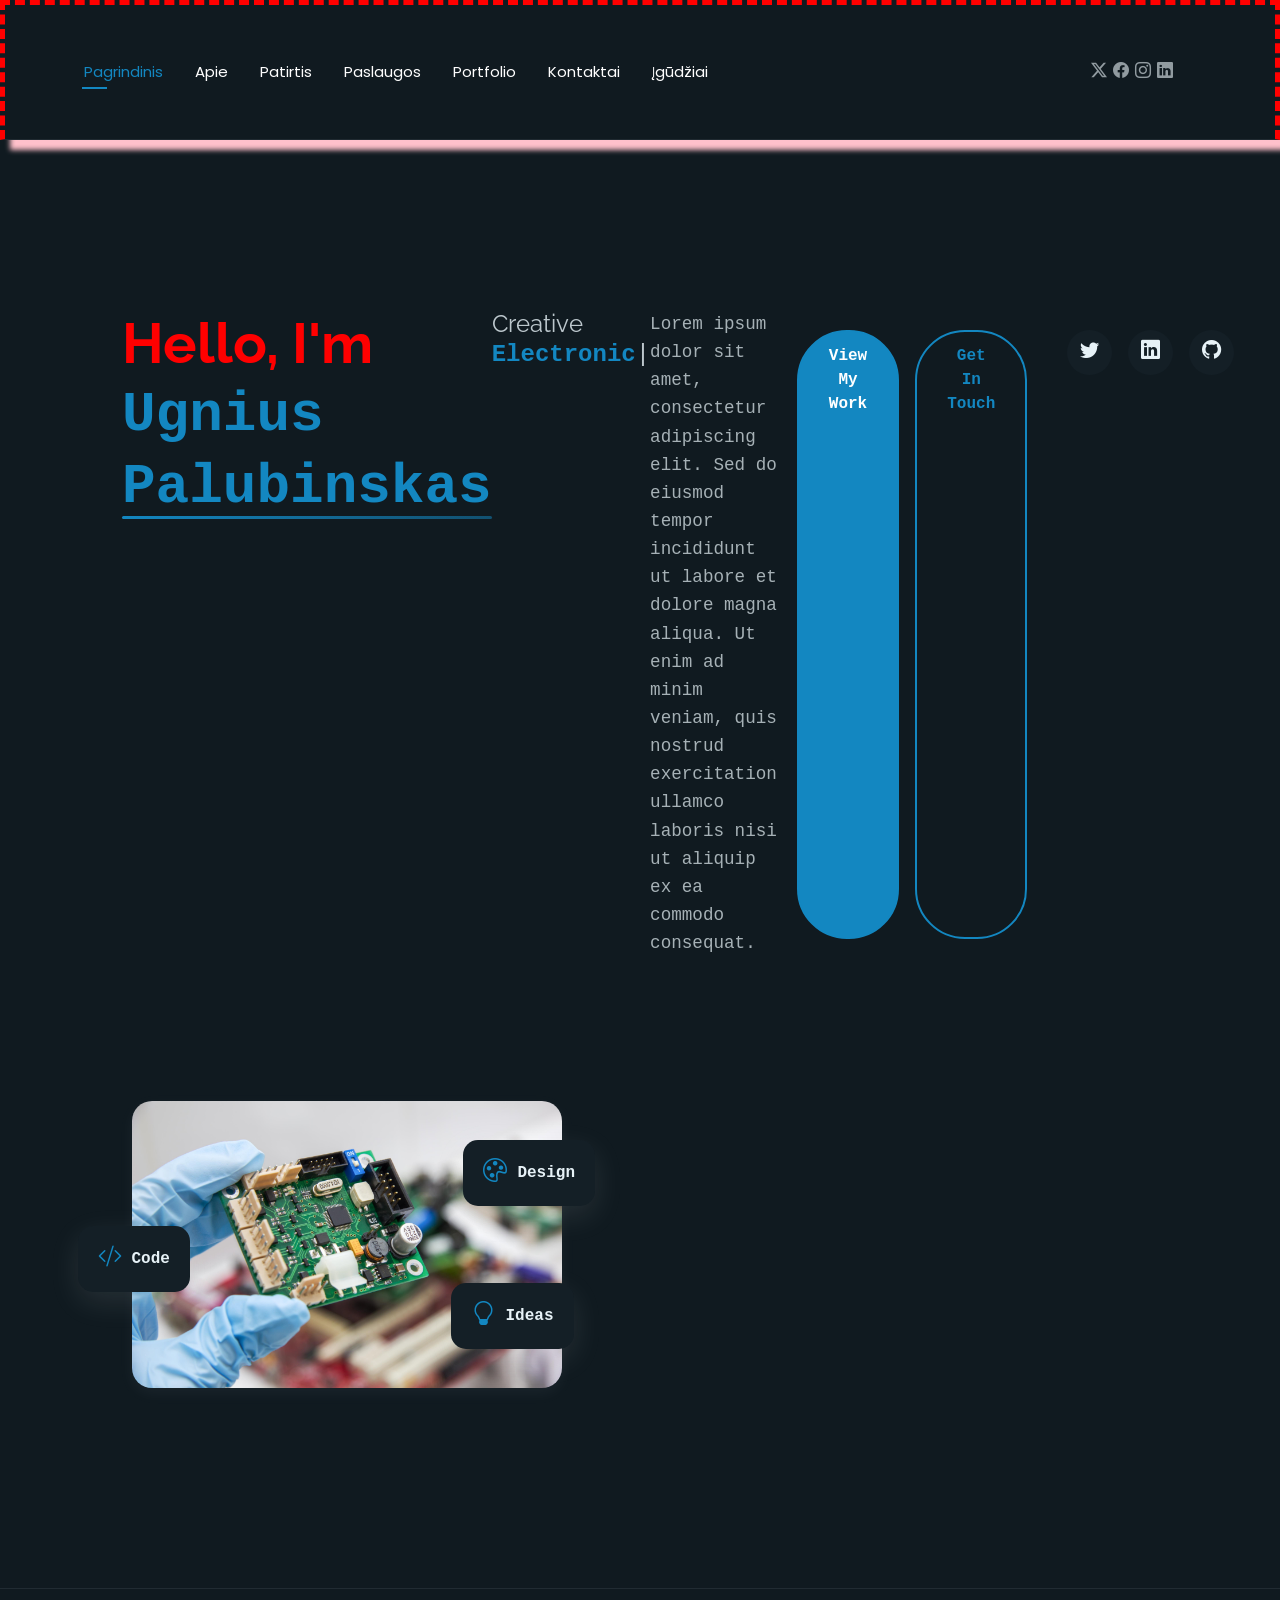
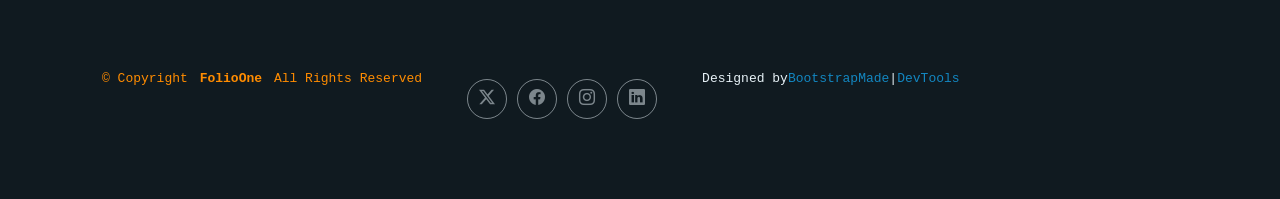
<file: LD7/index.html>
<!DOCTYPE html>
<html lang="lt">

<head>
  <meta charset="utf-8">
  <meta content="width=device-width, initial-scale=1.0" name="viewport">
  <title>Mano CV</title>
  <meta name="description" content="Ugniaus Palubinsko CV">
  <meta name="keywords" content="">
  <meta name="author" content="Ugnius Palubinskas">


  <!-- Favicons -->
  <link href="assets/img/favicon.png" rel="icon">
  <link href="assets/img/apple-touch-icon.png" rel="apple-touch-icon">

  <!-- Fonts -->
  <link href="https://fonts.googleapis.com" rel="preconnect">
  <link href="https://fonts.gstatic.com" rel="preconnect" crossorigin>
  <link href="https://fonts.googleapis.com/css2?family=Roboto:ital,wght@0,100;0,300;0,400;0,500;0,700;0,900;1,100;1,300;1,400;1,500;1,700;1,900&family=Poppins:ital,wght@0,100;0,200;0,300;0,400;0,500;0,600;0,700;0,800;0,900;1,100;1,200;1,300;1,400;1,500;1,600;1,700;1,800;1,900&family=Raleway:ital,wght@0,100;0,200;0,300;0,400;0,500;0,600;0,700;0,800;0,900;1,100;1,200;1,300;1,400;1,500;1,600;1,700;1,800;1,900&display=swap" rel="stylesheet">

  <!-- Vendor CSS Files -->
  <link href="assets/vendor/bootstrap/css/bootstrap.min.css" rel="stylesheet">
  <link href="assets/vendor/bootstrap-icons/bootstrap-icons.css" rel="stylesheet">
  <link href="assets/vendor/aos/aos.css" rel="stylesheet">
  <link href="assets/vendor/swiper/swiper-bundle.min.css" rel="stylesheet">
  <link href="assets/vendor/glightbox/css/glightbox.min.css" rel="stylesheet">

  <!-- Main CSS File -->
  <link href="assets/css/main.css" rel="stylesheet">
  <link href="assets/css/custom.css" rel="stylesheet">

  <!-- =======================================================
  * Template Name: FolioOne
  * Template URL: https://bootstrapmade.com/folioone-bootstrap-portfolio-website-template/
  * Updated: Aug 23 2025 with Bootstrap v5.3.7
  * Author: BootstrapMade.com
  * License: https://bootstrapmade.com/license/
  ======================================================== -->
</head>

<body class="index-page">

  <header id="header" class="header d-flex align-items-center light-background sticky-top">
    <div class="container position-relative d-flex align-items-center justify-content-between">

      <!-- <a href="index.html" class="logo d-flex align-items-center me-auto me-xl-0">
      <img src="assets/img/logo.webp" alt="">
      <h1 class="sitename">FolioOne</h1> 
    </a> -->

      <nav id="navmenu" class="navmenu">
        <ul>
          <li><a href="index.html" class="active">Pagrindinis</a></li>
          <li><a href="about.html">Apie</a></li>
          <li><a href="resume.html">Patirtis</a></li>
          <li><a href="services.html">Paslaugos</a></li>
          <li><a href="portfolio.html">Portfolio</a></li>
          <li><a href="contact.html">Kontaktai</a></li>
          <li><a href="new.html">Įgūdžiai</a></li>
        </ul>
        <i class="mobile-nav-toggle d-xl-none bi bi-list"></i>
      </nav>

      <div class="header-social-links">
        <a href="#" class="twitter"><i class="bi bi-twitter-x"></i></a>
        <a href="#" class="facebook"><i class="bi bi-facebook"></i></a>
        <a href="#" class="instagram"><i class="bi bi-instagram"></i></a>
        <a href="#" class="linkedin"><i class="bi bi-linkedin"></i></a>
      </div>

    </div>
  </header>

  <main class="main">

    <!-- Hero Section -->
    <section id="hero" class="hero section">

      <div class="container" data-aos="fade-up" data-aos-delay="100">

        <div class="row gy-4 align-items-center">
          <div class="col-lg-6 order-2 order-lg-1">
            <div class="hero-content">
              <h1 data-aos="fade-up" data-aos-delay="200">Hello, I'm <span class="highlight">Ugnius Palubinskas</span></h1>
              <h2 data-aos="fade-up" data-aos-delay="300">Creative <span class="typed" data-typed-items="Electronics engineer"></span></h2>
              <p data-aos="fade-up" data-aos-delay="400">Lorem ipsum dolor sit amet, consectetur adipiscing elit. Sed do eiusmod tempor incididunt ut labore et dolore magna aliqua. Ut enim ad minim veniam, quis nostrud exercitation ullamco laboris nisi ut aliquip ex ea commodo consequat.</p>
              <div class="hero-actions" data-aos="fade-up" data-aos-delay="500">
                <a href="portfolio.html" class="btn btn-primary">View My Work</a>
                <a href="contact.html" class="btn btn-outline">Get In Touch</a>
              </div>
              <div class="social-links" data-aos="fade-up" data-aos-delay="600">
                <a href="#"><i class="bi bi-twitter"></i></a>
                <a href="#"><i class="bi bi-linkedin"></i></a>
                <a href="#"><i class="bi bi-github"></i></a>
                <a href="#"><i class="bi bi-dribbble"></i></a>
              </div>
            </div>
          </div>
          <div class="col-lg-6 order-1 order-lg-2">
            <div class="hero-image" data-aos="zoom-in" data-aos-delay="300">
              <div class="image-wrapper">
                <img src="assets/img/R.jpg" alt="pcb" class="img-fluid">
                <div class="floating-elements">
                  <div class="floating-card design" data-aos="fade-left" data-aos-delay="700">
                    <i class="bi bi-palette"></i>
                    <span>Design</span>
                  </div>
                  <div class="floating-card code" data-aos="fade-right" data-aos-delay="800">
                    <i class="bi bi-code-slash"></i>
                    <span>Code</span>
                  </div>
                  <div class="floating-card creativity" data-aos="fade-up" data-aos-delay="900">
                    <i class="bi bi-lightbulb"></i>
                    <span>Ideas</span>
                  </div>
                </div>
              </div>
            </div>
          </div>
        </div>

      </div>

    </section><!-- /Hero Section -->

  </main>

  <footer id="footer" class="footer">

    <div class="container">
      <div class="copyright text-center ">
        <p>© <span>Copyright</span> <strong class="px-1 sitename">FolioOne</strong> <span>All Rights Reserved<br></span></p>
      </div>
      <div class="social-links d-flex justify-content-center">
        <a href=""><i class="bi bi-twitter-x"></i></a>
        <a href=""><i class="bi bi-facebook"></i></a>
        <a href=""><i class="bi bi-instagram"></i></a>
        <a href=""><i class="bi bi-linkedin"></i></a>
      </div>
      <div class="credits">
        <!-- All the links in the footer should remain intact. -->
        <!-- You can delete the links only if you've purchased the pro version. -->
        <!-- Licensing information: https://bootstrapmade.com/license/ -->
        <!-- Purchase the pro version with working PHP/AJAX contact form: [buy-url] -->
        Designed by <a href="https://bootstrapmade.com/">BootstrapMade</a> | <a href="https://bootstrapmade.com/tools/">DevTools</a>
      </div>
    </div>

  </footer>

  <!-- Scroll Top -->
  <a href="#" id="scroll-top" class="scroll-top d-flex align-items-center justify-content-center"><i class="bi bi-arrow-up-short"></i></a>

  <!-- Preloader -->
  <div id="preloader"></div>

  <!-- Vendor JS Files -->
  <script src="assets/vendor/bootstrap/js/bootstrap.bundle.min.js"></script>
  <script src="assets/vendor/php-email-form/validate.js"></script>
  <script src="assets/vendor/aos/aos.js"></script>
  <script src="assets/vendor/typed.js/typed.umd.js"></script>
  <script src="assets/vendor/waypoints/noframework.waypoints.js"></script>
  <script src="assets/vendor/purecounter/purecounter_vanilla.js"></script>
  <script src="assets/vendor/swiper/swiper-bundle.min.js"></script>
  <script src="assets/vendor/imagesloaded/imagesloaded.pkgd.min.js"></script>
  <script src="assets/vendor/isotope-layout/isotope.pkgd.min.js"></script>
  <script src="assets/vendor/glightbox/js/glightbox.min.js"></script>

  <!-- Main JS File -->
  <script src="assets/js/main.js"></script>

</body>

</html>
</file>
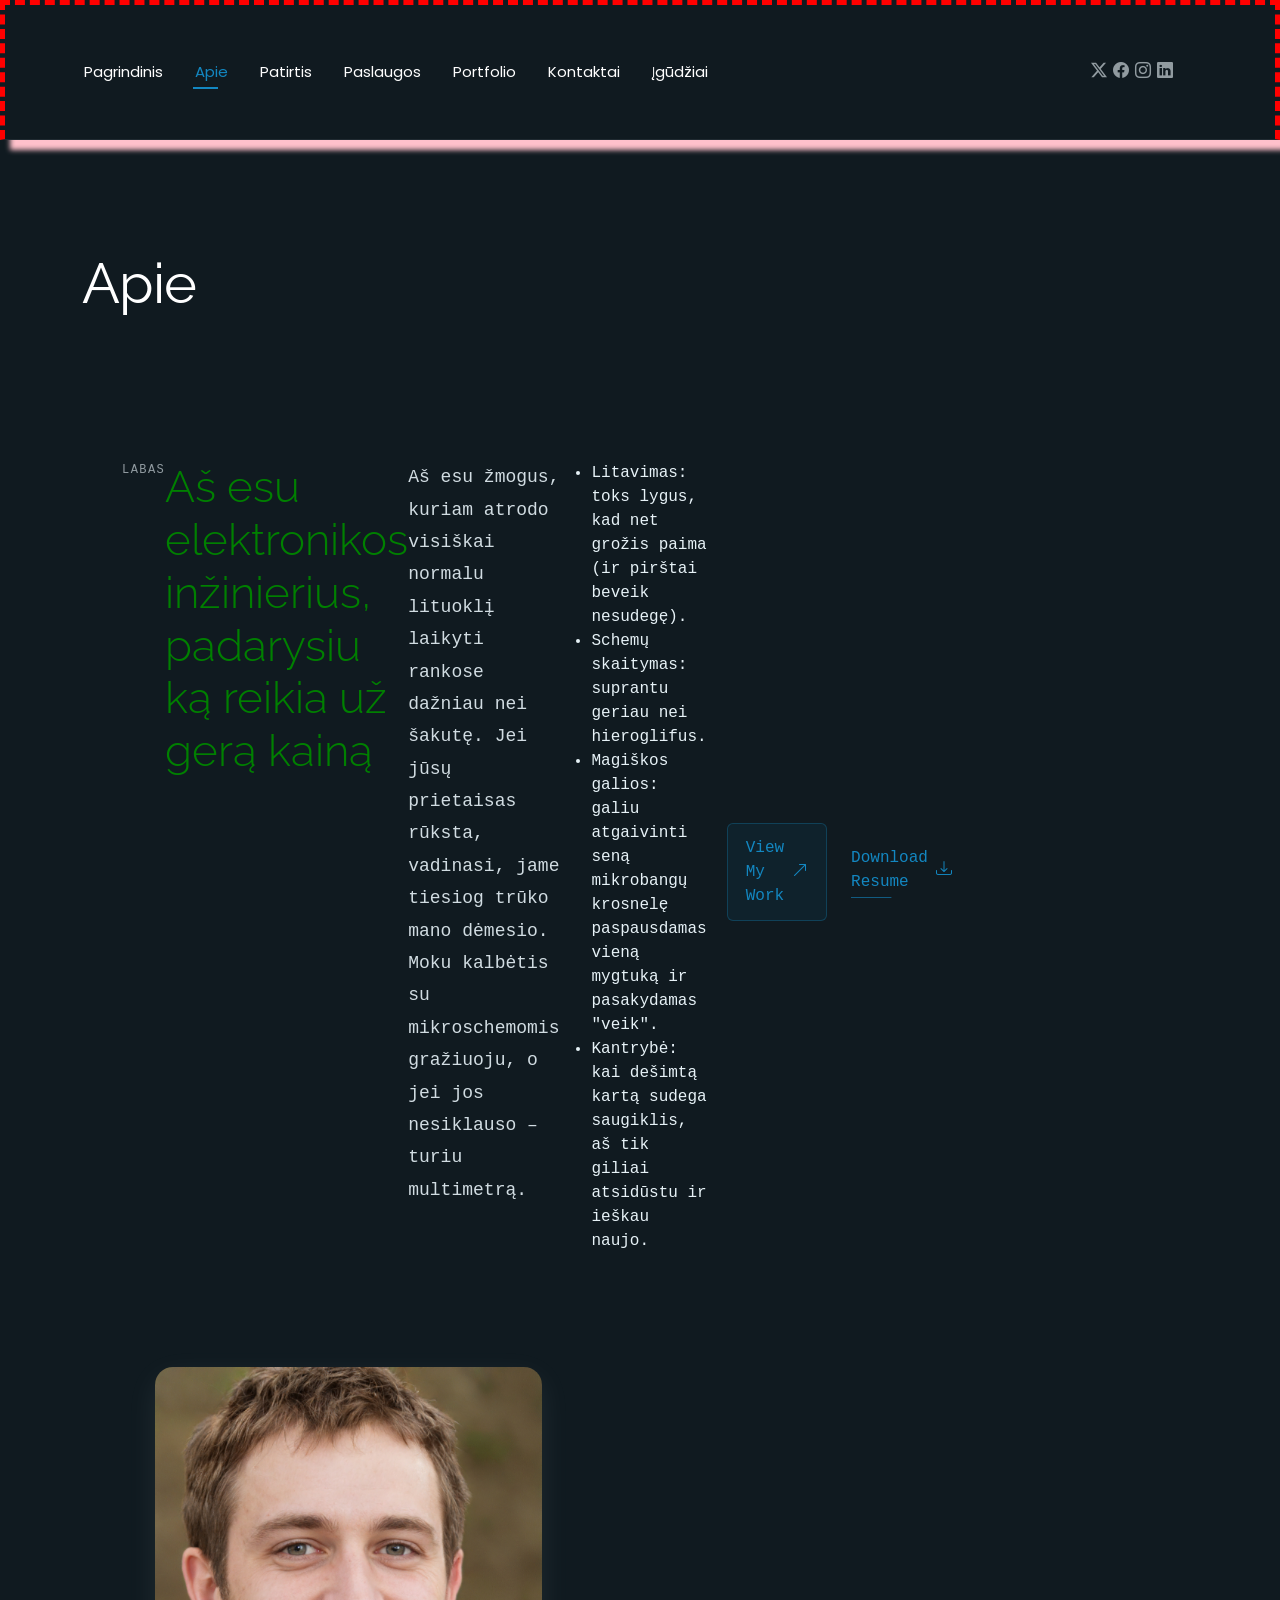
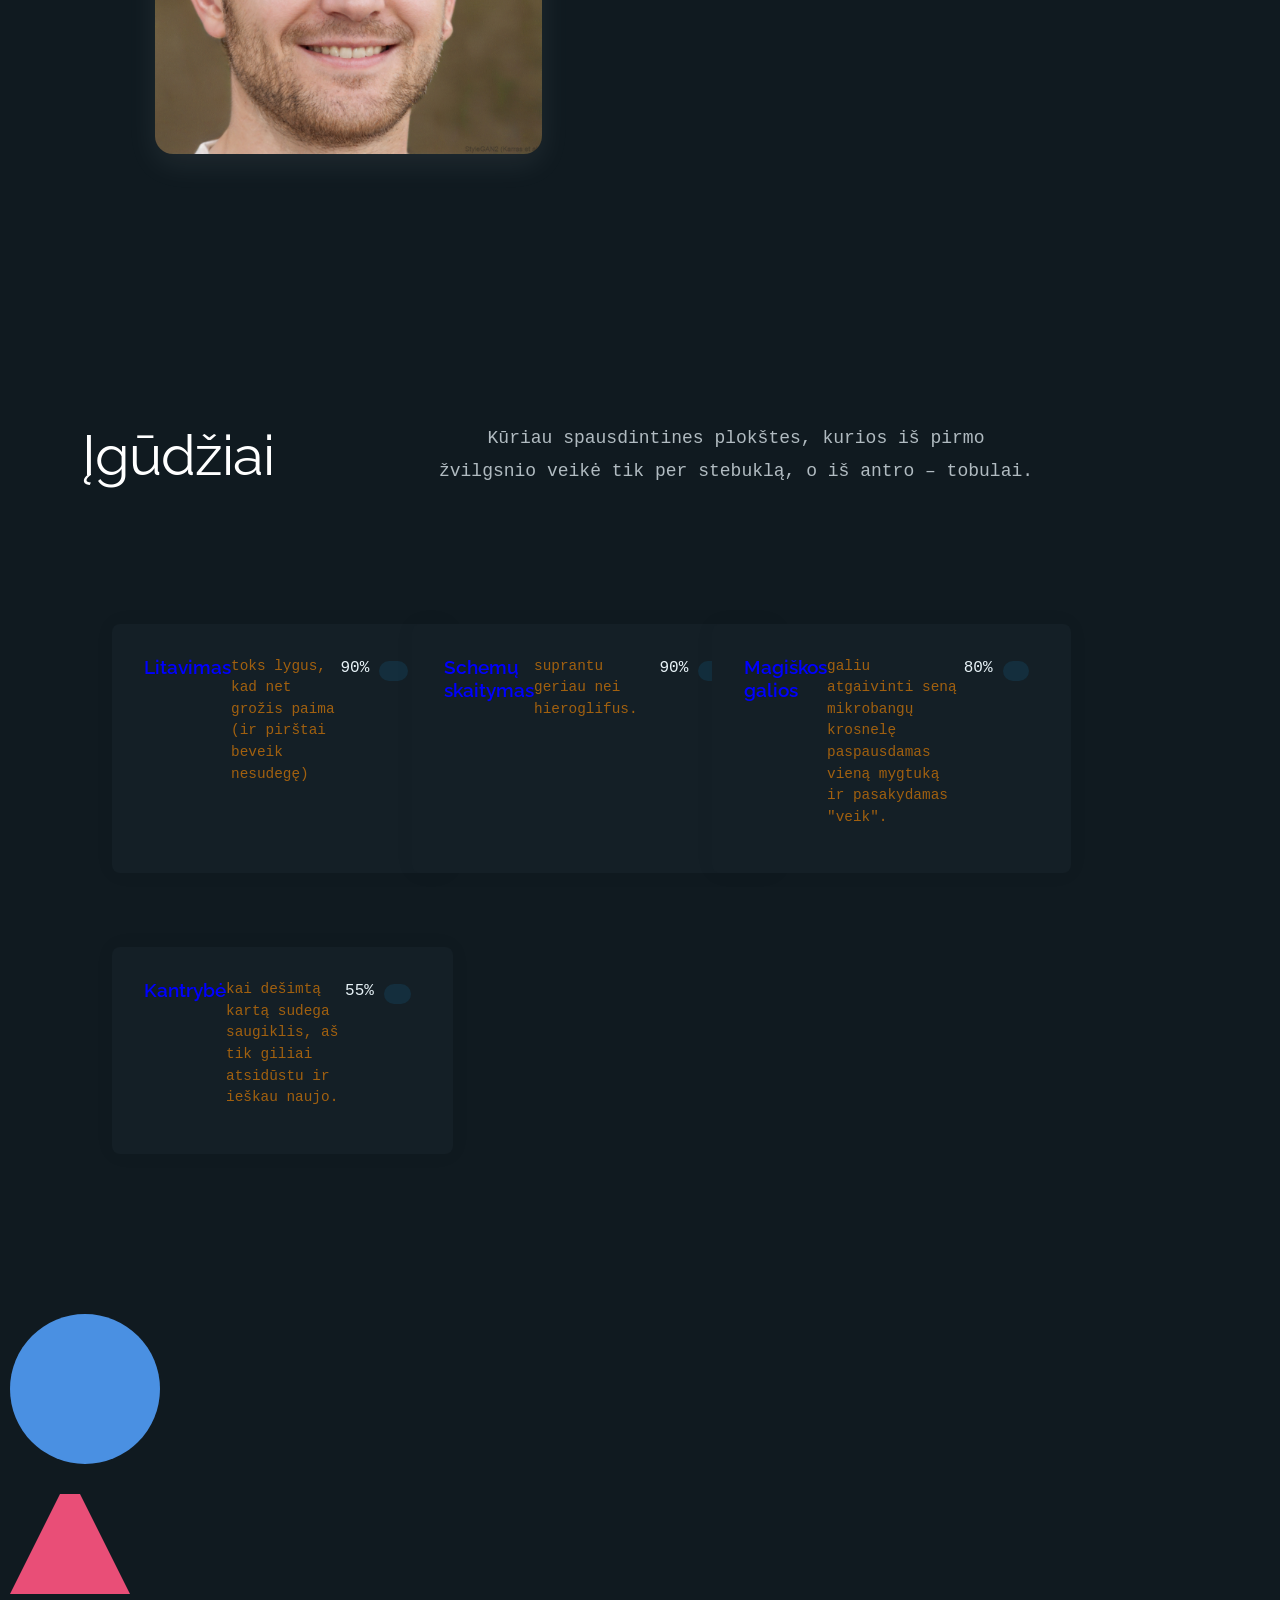
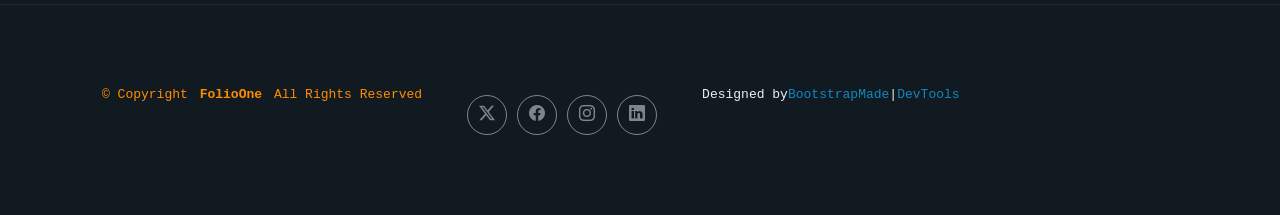
<file: LD7/about.html>
<!DOCTYPE html>
<html lang="en">

<head>
  <meta charset="utf-8">
  <meta content="width=device-width, initial-scale=1.0" name="viewport">
  <title>About - FolioOne Bootstrap Template</title>
  <meta name="description" content="">
  <meta name="keywords" content="">

  <!-- Favicons -->
  <link href="assets/img/favicon.png" rel="icon">
  <link href="assets/img/apple-touch-icon.png" rel="apple-touch-icon">

  <!-- Fonts -->
  <link href="https://fonts.googleapis.com" rel="preconnect">
  <link href="https://fonts.gstatic.com" rel="preconnect" crossorigin>
  <link href="https://fonts.googleapis.com/css2?family=Roboto:ital,wght@0,100;0,300;0,400;0,500;0,700;0,900;1,100;1,300;1,400;1,500;1,700;1,900&family=Poppins:ital,wght@0,100;0,200;0,300;0,400;0,500;0,600;0,700;0,800;0,900;1,100;1,200;1,300;1,400;1,500;1,600;1,700;1,800;1,900&family=Raleway:ital,wght@0,100;0,200;0,300;0,400;0,500;0,600;0,700;0,800;0,900;1,100;1,200;1,300;1,400;1,500;1,600;1,700;1,800;1,900&display=swap" rel="stylesheet">

  <!-- Vendor CSS Files -->
  <link href="assets/vendor/bootstrap/css/bootstrap.min.css" rel="stylesheet">
  <link href="assets/vendor/bootstrap-icons/bootstrap-icons.css" rel="stylesheet">
  <link href="assets/vendor/aos/aos.css" rel="stylesheet">
  <link href="assets/vendor/swiper/swiper-bundle.min.css" rel="stylesheet">
  <link href="assets/vendor/glightbox/css/glightbox.min.css" rel="stylesheet">

  <!-- Main CSS File -->
  <link href="assets/css/main.css" rel="stylesheet">
  <link href="assets/css/custom.css" rel="stylesheet">

  <!-- =======================================================
  * Template Name: FolioOne
  * Template URL: https://bootstrapmade.com/folioone-bootstrap-portfolio-website-template/
  * Updated: Aug 23 2025 with Bootstrap v5.3.7
  * Author: BootstrapMade.com
  * License: https://bootstrapmade.com/license/
  ======================================================== -->
</head>

<body class="about-page">

  <header id="header" class="header d-flex align-items-center light-background sticky-top">
    <div class="container position-relative d-flex align-items-center justify-content-between">

      <!-- <a href="index.html" class="logo d-flex align-items-center me-auto me-xl-0">
      <img src="assets/img/logo.webp" alt="">
      <h1 class="sitename">FolioOne</h1> 
    </a> -->

      <nav id="navmenu" class="navmenu">
        <ul>
          <li><a href="index.html">Pagrindinis</a></li>
          <li><a href="about.html" class="active">Apie</a></li>
          <li><a href="resume.html">Patirtis</a></li>
          <li><a href="services.html">Paslaugos</a></li>
          <li><a href="portfolio.html">Portfolio</a></li>
          <li><a href="contact.html">Kontaktai</a></li>
          <li><a href="new.html">Įgūdžiai</a></li>
        </ul>
        <i class="mobile-nav-toggle d-xl-none bi bi-list"></i>
      </nav>

      <div class="header-social-links">
        <a href="#" class="twitter"><i class="bi bi-twitter-x"></i></a>
        <a href="#" class="facebook"><i class="bi bi-facebook"></i></a>
        <a href="#" class="instagram"><i class="bi bi-instagram"></i></a>
        <a href="#" class="linkedin"><i class="bi bi-linkedin"></i></a>
      </div>

    </div>
  </header>

  <main class="main">

    <!-- About Section -->
    <section id="about" class="about section">

      <!-- Section Title -->
      <div class="container section-title" data-aos="fade-up">
        <h2>Apie</h2>
      </div><!-- End Section Title -->

      <div class="container" data-aos="fade-up" data-aos-delay="100">

        <!-- Intro + Photo -->
        <div class="row align-items-center justify-content-between gy-5 mb-5">
          <div class="col-lg-7" data-aos="fade-right" data-aos-delay="150">
            <div class="intro-content">
              <span class="eyebrow">Labas</span>
              <h2 class="headline">Aš esu elektronikos inžinierius, padarysiu ką reikia už gerą kainą</h2>
              <p class="lead">
                Aš esu žmogus, kuriam atrodo visiškai normalu lituoklį laikyti rankose dažniau nei šakutę. Jei jūsų prietaisas rūksta, vadinasi, jame tiesiog trūko mano dėmesio. Moku kalbėtis su mikroschemomis gražiuoju, o jei jos nesiklauso – turiu multimetrą.              </p>
              <ul>
                <li>
              Litavimas: toks lygus, kad net grožis paima (ir pirštai beveik nesudegę).
                </li>
                <li>
              Schemų skaitymas: suprantu geriau nei hieroglifus.
               </li>
                <li>
              Magiškos galios: galiu atgaivinti seną mikrobangų krosnelę paspausdamas vieną mygtuką ir pasakydamas "veik".
               </li>
                <li>
              Kantrybė: kai dešimtą kartą sudega saugiklis, aš tik giliai atsidūstu ir ieškau naujo.
              </li>
              </ul>

              <div class="cta-group">
                <a href="#portfolio" class="btn-ghost">
                  View My Work <i class="bi bi-arrow-up-right"></i>
                </a>
                <a href="#" class="link-underline">
                  Download Resume <i class="bi bi-download"></i>
                </a>
              </div>
            </div>
          </div>

          <div class="col-lg-5" data-aos="zoom-in" data-aos-delay="250">
            <figure class="profile-figure text-center text-lg-end">
              <img src="assets/img/profile/random-person.jpeg" alt="Profilinė" class="img-fluid profile-photo">
            </figure>
          </div>
        </div>
        <!-- End Intro + Photo -->
      </div>
    </section><!-- /About Section -->

    <!-- Skills Section -->
    <section id="skills" class="skills section">

      <!-- Section Title -->
      <div class="container section-title" data-aos="fade-up">
        <h2>Įgūdžiai</h2>
        <p>Kūriau spausdintines plokštes, kurios iš pirmo žvilgsnio veikė tik per stebuklą, o iš antro – tobulai.</p>
      </div><!-- End Section Title -->

      <div class="container" data-aos="fade-up" data-aos-delay="100">

        <div class="row g-4 skills-animation">

          <div class="col-md-6 col-lg-3" data-aos="fade-up" data-aos-delay="100">
            <div class="skill-box">
              <h3>Litavimas</h3>
              <p>toks lygus, kad net grožis paima (ir pirštai beveik nesudegę)</p>
              <span class="text-end d-block">90%</span>
              <div class="progress">
                <div class="progress-bar" role="progressbar" aria-valuenow="90" aria-valuemin="0" aria-valuemax="100"></div>
              </div>
            </div>
          </div>

          <div class="col-md-6 col-lg-3" data-aos="fade-up" data-aos-delay="200">
            <div class="skill-box">
              <h3>Schemų skaitymas</h3>
              <p>suprantu geriau nei hieroglifus.</p>
              <span class="text-end d-block">90%</span>
              <div class="progress">
                <div class="progress-bar" role="progressbar" aria-valuenow="95" aria-valuemin="0" aria-valuemax="100"></div>
              </div>
            </div>
          </div>

          <div class="col-md-6 col-lg-3" data-aos="fade-up" data-aos-delay="300">
            <div class="skill-box">
              <h3>Magiškos galios</h3>
              <p>galiu atgaivinti seną mikrobangų krosnelę paspausdamas vieną mygtuką ir pasakydamas "veik".</p>
              <span class="text-end d-block">80%</span>
              <div class="progress">
                <div class="progress-bar" role="progressbar" aria-valuenow="80" aria-valuemin="0" aria-valuemax="100"></div>
              </div>
            </div>
          </div>

          <div class="col-md-6 col-lg-3" data-aos="fade-up" data-aos-delay="400">
            <div class="skill-box">
              <h3>Kantrybė</h3>
              <p>kai dešimtą kartą sudega saugiklis, aš tik giliai atsidūstu ir ieškau naujo.</p>
              <span class="text-end d-block">55%</span>
              <div class="progress">
                <div class="progress-bar" role="progressbar" aria-valuenow="55" aria-valuemin="0" aria-valuemax="100">
                </div>
              </div>
            </div>
          </div>

        </div>

      </div>

    </section><!-- /Skills Section -->
  <div class="circle"></div>
  <div class="triangle-up"></div>

  </main>

  <footer id="footer" class="footer">

    <div class="container">
      <div class="copyright text-center ">
        <p>© <span>Copyright</span> <strong class="px-1 sitename">FolioOne</strong> <span>All Rights Reserved<br></span></p>
      </div>
      <div class="social-links d-flex justify-content-center">
        <a href=""><i class="bi bi-twitter-x"></i></a>
        <a href=""><i class="bi bi-facebook"></i></a>
        <a href=""><i class="bi bi-instagram"></i></a>
        <a href=""><i class="bi bi-linkedin"></i></a>
      </div>
      <div class="credits">
        <!-- All the links in the footer should remain intact. -->
        <!-- You can delete the links only if you've purchased the pro version. -->
        <!-- Licensing information: https://bootstrapmade.com/license/ -->
        <!-- Purchase the pro version with working PHP/AJAX contact form: [buy-url] -->
        Designed by <a href="https://bootstrapmade.com/">BootstrapMade</a> | <a href="https://bootstrapmade.com/tools/">DevTools</a>
      </div>
    </div>

  </footer>

  <!-- Scroll Top -->
  <a href="#" id="scroll-top" class="scroll-top d-flex align-items-center justify-content-center"><i class="bi bi-arrow-up-short"></i></a>

  <!-- Preloader -->
  <div id="preloader"></div>

  <!-- Vendor JS Files -->
  <script src="assets/vendor/bootstrap/js/bootstrap.bundle.min.js"></script>
  <script src="assets/vendor/php-email-form/validate.js"></script>
  <script src="assets/vendor/aos/aos.js"></script>
  <script src="assets/vendor/typed.js/typed.umd.js"></script>
  <script src="assets/vendor/waypoints/noframework.waypoints.js"></script>
  <script src="assets/vendor/purecounter/purecounter_vanilla.js"></script>
  <script src="assets/vendor/swiper/swiper-bundle.min.js"></script>
  <script src="assets/vendor/imagesloaded/imagesloaded.pkgd.min.js"></script>
  <script src="assets/vendor/isotope-layout/isotope.pkgd.min.js"></script>
  <script src="assets/vendor/glightbox/js/glightbox.min.js"></script>

  <!-- Main JS File -->
  <script src="assets/js/main.js"></script>

</body>

</html>
</file>
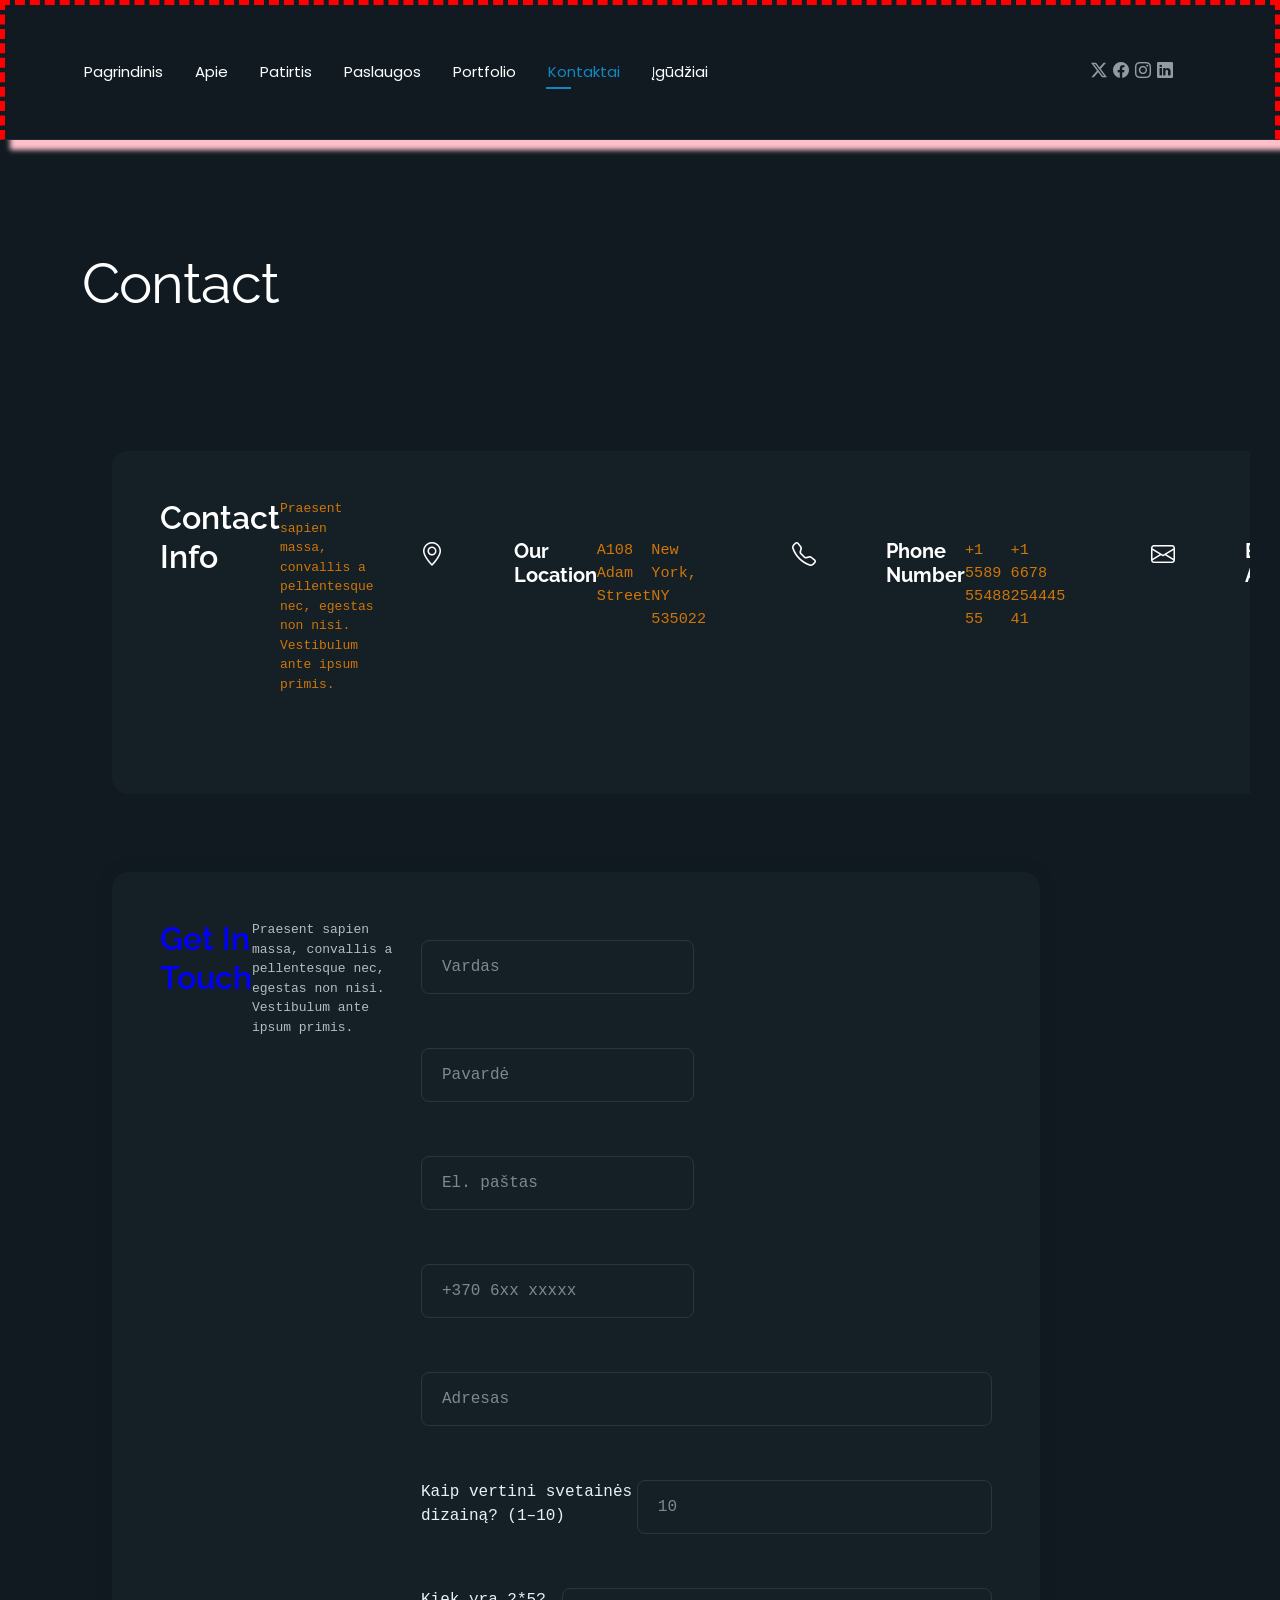
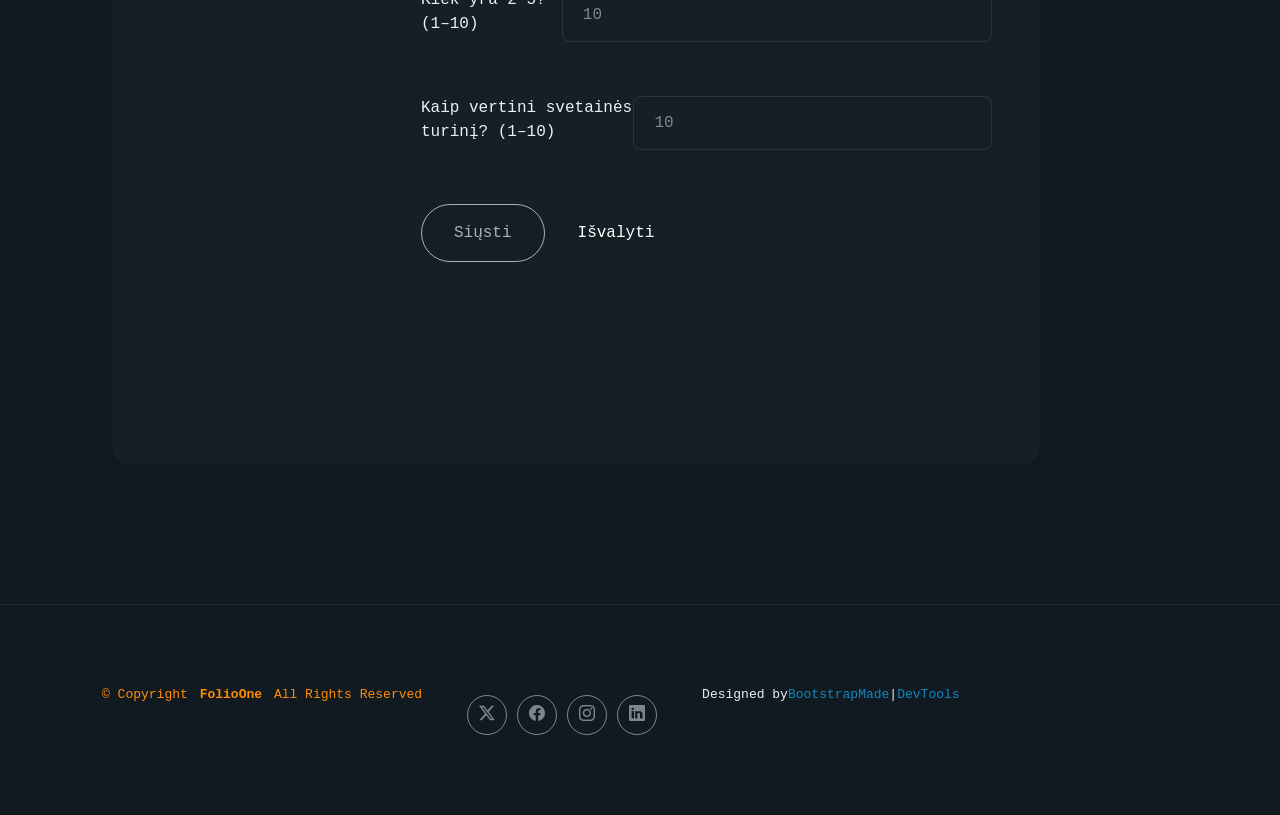
<file: LD7/contact.html>
<!DOCTYPE html>
<html lang="en">

<head>
  <meta charset="utf-8">
  <meta content="width=device-width, initial-scale=1.0" name="viewport">
  <title>Contact - FolioOne Bootstrap Template</title>
  <meta name="description" content="">
  <meta name="keywords" content="">

  <!-- Favicons -->
  <link href="assets/img/favicon.png" rel="icon">
  <link href="assets/img/apple-touch-icon.png" rel="apple-touch-icon">

  <!-- Fonts -->
  <link href="https://fonts.googleapis.com" rel="preconnect">
  <link href="https://fonts.gstatic.com" rel="preconnect" crossorigin>
  <link href="https://fonts.googleapis.com/css2?family=Roboto:ital,wght@0,100;0,300;0,400;0,500;0,700;0,900;1,100;1,300;1,400;1,500;1,700;1,900&family=Poppins:ital,wght@0,100;0,200;0,300;0,400;0,500;0,600;0,700;0,800;0,900;1,100;1,200;1,300;1,400;1,500;1,600;1,700;1,800;1,900&family=Raleway:ital,wght@0,100;0,200;0,300;0,400;0,500;0,600;0,700;0,800;0,900;1,100;1,200;1,300;1,400;1,500;1,600;1,700;1,800;1,900&display=swap" rel="stylesheet">

  <!-- Vendor CSS Files -->
  <link href="assets/vendor/bootstrap/css/bootstrap.min.css" rel="stylesheet">
  <link href="assets/vendor/bootstrap-icons/bootstrap-icons.css" rel="stylesheet">
  <link href="assets/vendor/aos/aos.css" rel="stylesheet">
  <link href="assets/vendor/swiper/swiper-bundle.min.css" rel="stylesheet">
  <link href="assets/vendor/glightbox/css/glightbox.min.css" rel="stylesheet">

  <!-- Main CSS File -->
  <link href="assets/css/main.css" rel="stylesheet">
  <link href="assets/css/custom.css" rel="stylesheet">

  <!-- =======================================================
  * Template Name: FolioOne
  * Template URL: https://bootstrapmade.com/folioone-bootstrap-portfolio-website-template/
  * Updated: Aug 23 2025 with Bootstrap v5.3.7
  * Author: BootstrapMade.com
  * License: https://bootstrapmade.com/license/
  ======================================================== -->
</head>

<body class="contact-page">

  <header id="header" class="header d-flex align-items-center light-background sticky-top">
    <div class="container position-relative d-flex align-items-center justify-content-between">

      <!-- <a href="index.html" class="logo d-flex align-items-center me-auto me-xl-0">
      <img src="assets/img/logo.webp" alt="">
      <h1 class="sitename">FolioOne</h1> 
    </a> -->

      <nav id="navmenu" class="navmenu">
        <ul>
          <li><a href="index.html">Pagrindinis</a></li>
          <li><a href="about.html">Apie</a></li>
          <li><a href="resume.html">Patirtis</a></li>
          <li><a href="services.html">Paslaugos</a></li>
          <li><a href="portfolio.html">Portfolio</a></li>
          <li><a href="contact.html" class="active">Kontaktai</a></li>
          <li><a href="new.html">Įgūdžiai</a></li>

        </ul>
        <i class="mobile-nav-toggle d-xl-none bi bi-list"></i>
      </nav>

      <div class="header-social-links">
        <a href="#" class="twitter"><i class="bi bi-twitter-x"></i></a>
        <a href="#" class="facebook"><i class="bi bi-facebook"></i></a>
        <a href="#" class="instagram"><i class="bi bi-instagram"></i></a>
        <a href="#" class="linkedin"><i class="bi bi-linkedin"></i></a>
      </div>

    </div>
  </header>

  <main class="main">

    <!-- Contact Section -->
    <section id="contact" class="contact section">

      <!-- Section Title -->
      <div class="container section-title" data-aos="fade-up">
        <h2>Contact</h2>
      </div><!-- End Section Title -->

      <div class="container" data-aos="fade-up" data-aos-delay="100">

        <div class="row g-4 g-lg-5">
          <div class="col-lg-5">
            <div class="info-box" data-aos="fade-up" data-aos-delay="200">
              <h3>Contact Info</h3>
              <p>Praesent sapien massa, convallis a pellentesque nec, egestas non nisi. Vestibulum ante ipsum primis.</p>

              <div class="info-item" data-aos="fade-up" data-aos-delay="300">
                <div class="icon-box">
                  <i class="bi bi-geo-alt"></i>
                </div>
                <div class="content">
                  <h4>Our Location</h4>
                  <p>A108 Adam Street</p>
                  <p>New York, NY 535022</p>
                </div>
              </div>

              <div class="info-item" data-aos="fade-up" data-aos-delay="400">
                <div class="icon-box">
                  <i class="bi bi-telephone"></i>
                </div>
                <div class="content">
                  <h4>Phone Number</h4>
                  <p>+1 5589 55488 55</p>
                  <p>+1 6678 254445 41</p>
                </div>
              </div>

              <div class="info-item" data-aos="fade-up" data-aos-delay="500">
                <div class="icon-box">
                  <i class="bi bi-envelope"></i>
                </div>
                <div class="content">
                  <h4>Email Address</h4>
                  <p>info@example.com</p>
                  <p>contact@example.com</p>
                </div>
              </div>
            </div>
          </div>

          <div class="col-lg-7">
            <div class="contact-form" data-aos="fade-up" data-aos-delay="300">
              <h3>Get In Touch</h3>
              <p>Praesent sapien massa, convallis a pellentesque nec, egestas non nisi. Vestibulum ante ipsum primis.</p>

              <form id="contactForm" class="php-email-form" novalidate>
                <div class="row gy-4">

                  <div class="col-md-6">
                    <input type="text" id="formName" name="name" class="form-control" placeholder="Vardas" required>
                    <div class="invalid-feedback"></div>
                  </div>

                  <div class="col-md-6">
                    <input type="text" id="formSurname" name="surname" class="form-control" placeholder="Pavardė" required>
                    <div class="invalid-feedback"></div>
                  </div>

                  <div class="col-md-6">
                    <input type="email" id="formEmail" name="email" class="form-control" placeholder="El. paštas" required>
                    <div class="invalid-feedback"></div>
                  </div>

                  <div class="col-md-6">
                    <input type="tel" id="formPhone" name="phone" class="form-control" placeholder="+370 6xx xxxxx" inputmode="numeric" maxlength="14" required>
                    <div class="invalid-feedback"></div>
                  </div>

                  <div class="col-12">
                    <input type="text" id="formAdress" name="address" class="form-control" placeholder="Adresas" required>
                    <div class="invalid-feedback"></div>
                  </div>

                  <div class="col-12">
                    <label for="vertinimas1" class="rating-label">Kaip vertini svetainės dizainą? (1–10)</label>
                    <input type="number" id="vertinimas1" name="vertinimas1" class="form-control" placeholder="10" min="1" max="10" required>
                    <div class="invalid-feedback"></div>
                  </div>

                  <div class="col-12">
                    <label for="vertinimas2" class="rating-label">Kiek yra 2*5? (1–10)</label>
                    <input type="number" id="vertinimas2" name="vertinimas2" class="form-control" placeholder="10" min="1" max="10" required>
                    <div class="invalid-feedback"></div>
                  </div>

                  <div class="col-12">
                    <label for="vertinimas3" class="rating-label">Kaip vertini svetainės turinį? (1–10)</label>
                    <input type="number" id="vertinimas3" name="vertinimas3" class="form-control" placeholder="10" min="1" max="10" required>
                    <div class="invalid-feedback"></div>
                  </div>

                  <div class="col-12 text-center form-buttons">
                    <button type="submit" id="formSubmitBtn" class="btn" disabled>Siųsti</button>
                    <button type="button" id="formClearBtn" class="btn btn-clear">Išvalyti</button>
                  </div>

                  <div class="col-12">
                    <div id="formResult" class="form-result" aria-live="polite"></div>
                  </div>

                </div>
              </form>

            </div>
          </div>

        </div>

      </div>

    </section><!-- /Contact Section -->

  </main>

  <footer id="footer" class="footer">

    <div class="container">
      <div class="copyright text-center ">
        <p>© <span>Copyright</span> <strong class="px-1 sitename">FolioOne</strong> <span>All Rights Reserved<br></span></p>
      </div>
      <div class="social-links d-flex justify-content-center">
        <a href=""><i class="bi bi-twitter-x"></i></a>
        <a href=""><i class="bi bi-facebook"></i></a>
        <a href=""><i class="bi bi-instagram"></i></a>
        <a href=""><i class="bi bi-linkedin"></i></a>
      </div>
      <div class="credits">
        <!-- All the links in the footer should remain intact. -->
        <!-- You can delete the links only if you've purchased the pro version. -->
        <!-- Licensing information: https://bootstrapmade.com/license/ -->
        <!-- Purchase the pro version with working PHP/AJAX contact form: [buy-url] -->
        Designed by <a href="https://bootstrapmade.com/">BootstrapMade</a> | <a href="https://bootstrapmade.com/tools/">DevTools</a>
      </div>
    </div>

  </footer>

  <!-- Scroll Top -->
  <a href="#" id="scroll-top" class="scroll-top d-flex align-items-center justify-content-center"><i class="bi bi-arrow-up-short"></i></a>

  <!-- Preloader -->
  <div id="preloader"></div>

  <!-- Vendor JS Files -->
  <script src="assets/vendor/bootstrap/js/bootstrap.bundle.min.js"></script>
  <script src="assets/vendor/aos/aos.js"></script>
  <script src="assets/vendor/typed.js/typed.umd.js"></script>
  <script src="assets/vendor/waypoints/noframework.waypoints.js"></script>
  <script src="assets/vendor/purecounter/purecounter_vanilla.js"></script>
  <script src="assets/vendor/swiper/swiper-bundle.min.js"></script>
  <script src="assets/vendor/imagesloaded/imagesloaded.pkgd.min.js"></script>
  <script src="assets/vendor/isotope-layout/isotope.pkgd.min.js"></script>
  <script src="assets/vendor/glightbox/js/glightbox.min.js"></script>

  <!-- Main JS File -->
  <script src="assets/js/main.js"></script>
  <script src="assets/js/custom.js"></script>


</body>

</html>
</file>
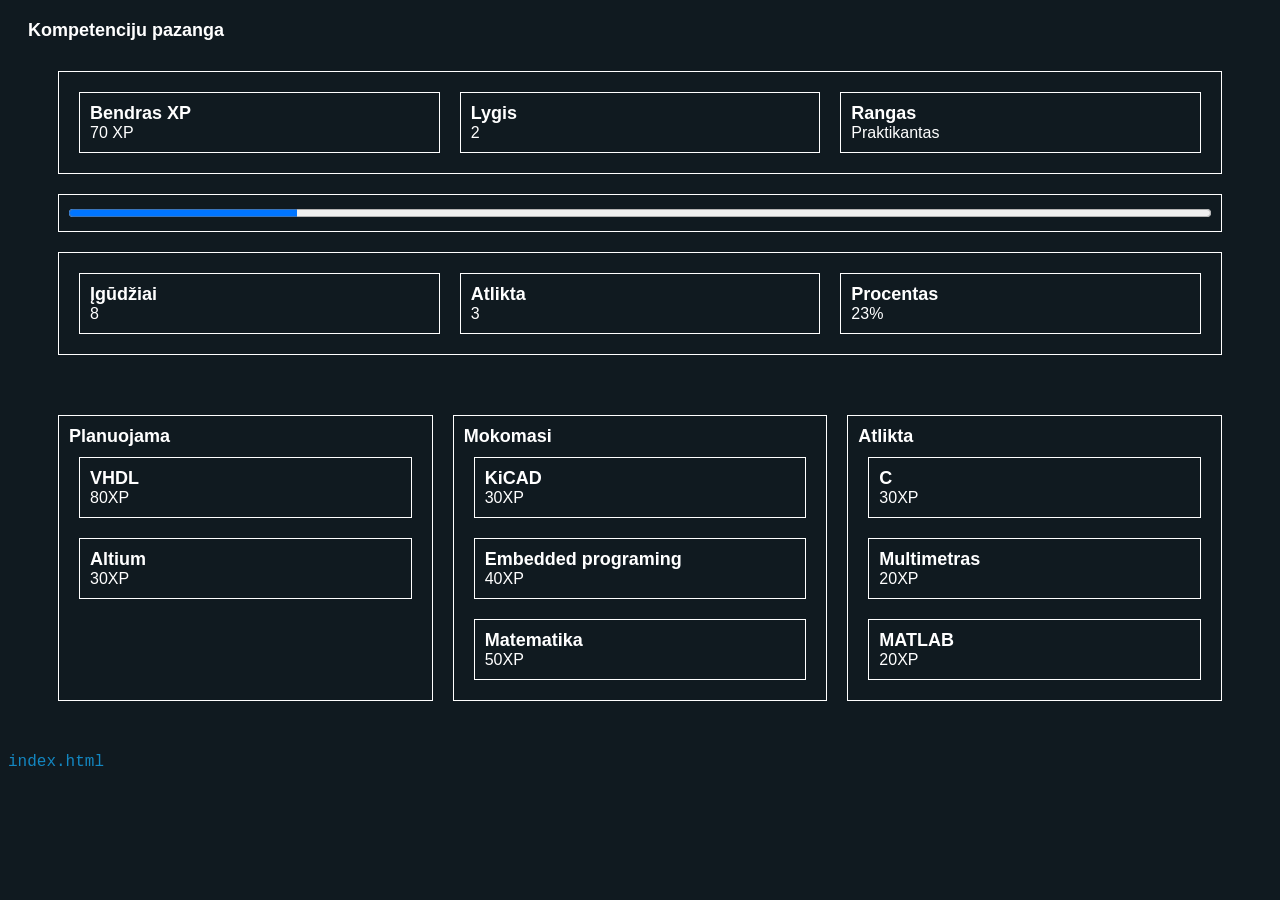
<file: LD7/new.html>
<!DOCTYPE html>
<html lang="en">
<head>
    <meta charset="UTF-8">
    <meta name="viewport" content="width=device-width, initial-scale=1.0">
    <title>Document</title>
    <link href="assets/css/main.css" rel="stylesheet">
    <link href="assets/css/custom.css" rel="stylesheet">
</head>
<body>
    <div class="column">
        <h5>Kompetenciju pazanga</h5>
        <div class="column">
            <div class="border">
                <div class="border flex column">
                    <h5>Bendras XP</h5>
                    <h6>70 XP</h6>
                </div>
                <div class="border flex column">
                    <h5>Lygis</h5>
                    <h6>2</h6>
                </div>
                <div class="border flex column">
                    <h5>Rangas</h5>
                    <h6>Praktikantas</h6>
                </div>
            </div>
            <div class="border">
                <progress class="flex" value="20" max="100">32%</progress>            </div>
            <div class="border">
                <div class="border flex column">
                    <h5>Įgūdžiai</h5>
                    <h6>8</h6>
                </div>
                <div class="border flex column">
                    <h5>Atlikta</h5>
                    <h6>3</h6>
                </div>
                <div class="border flex column">
                    <h5>Procentas</h5>
                    <h6>23%</h6>
                </div>
            </div>
        </div>
        <div class="">
            <div class="border column flex">
                <h5>Planuojama</h5>
                    <div class="border column">
                        <h5>VHDL</h5>
                        <h6>80XP</h6>
                    </div>
                    <div class="border column">
                        <h5>Altium</h5>
                        <h6>30XP</h6>
                    </div>
            </div>
            <div class="border column  flex">
                <h5>Mokomasi</h5>
                <div class="border column">
                        <h5>KiCAD</h5>
                        <h6>30XP</h6>
                </div>
                <div class="border column">
                        <h5>Embedded programing</h5>
                        <h6>40XP</h6>
                </div>
                <div class="border column">
                        <h5>Matematika</h5>
                        <h6>50XP</h6>
                </div>
            </div>
            <div class="border column  flex">
                <h5>Atlikta</h5>
                <div class="border column">
                        <h5>C</h5>
                        <h6>30XP</h6>
                </div>
                <div class="border column">
                        <h5>Multimetras</h5>
                        <h6>20XP</h6>
                </div>
                <div class="border column">
                        <h5>MATLAB</h5>
                        <h6>20XP</h6>
                </div>
            </div>
        </div>
    </div>

    <a href="index.html">index.html</a>
</body>
</html>
</file>
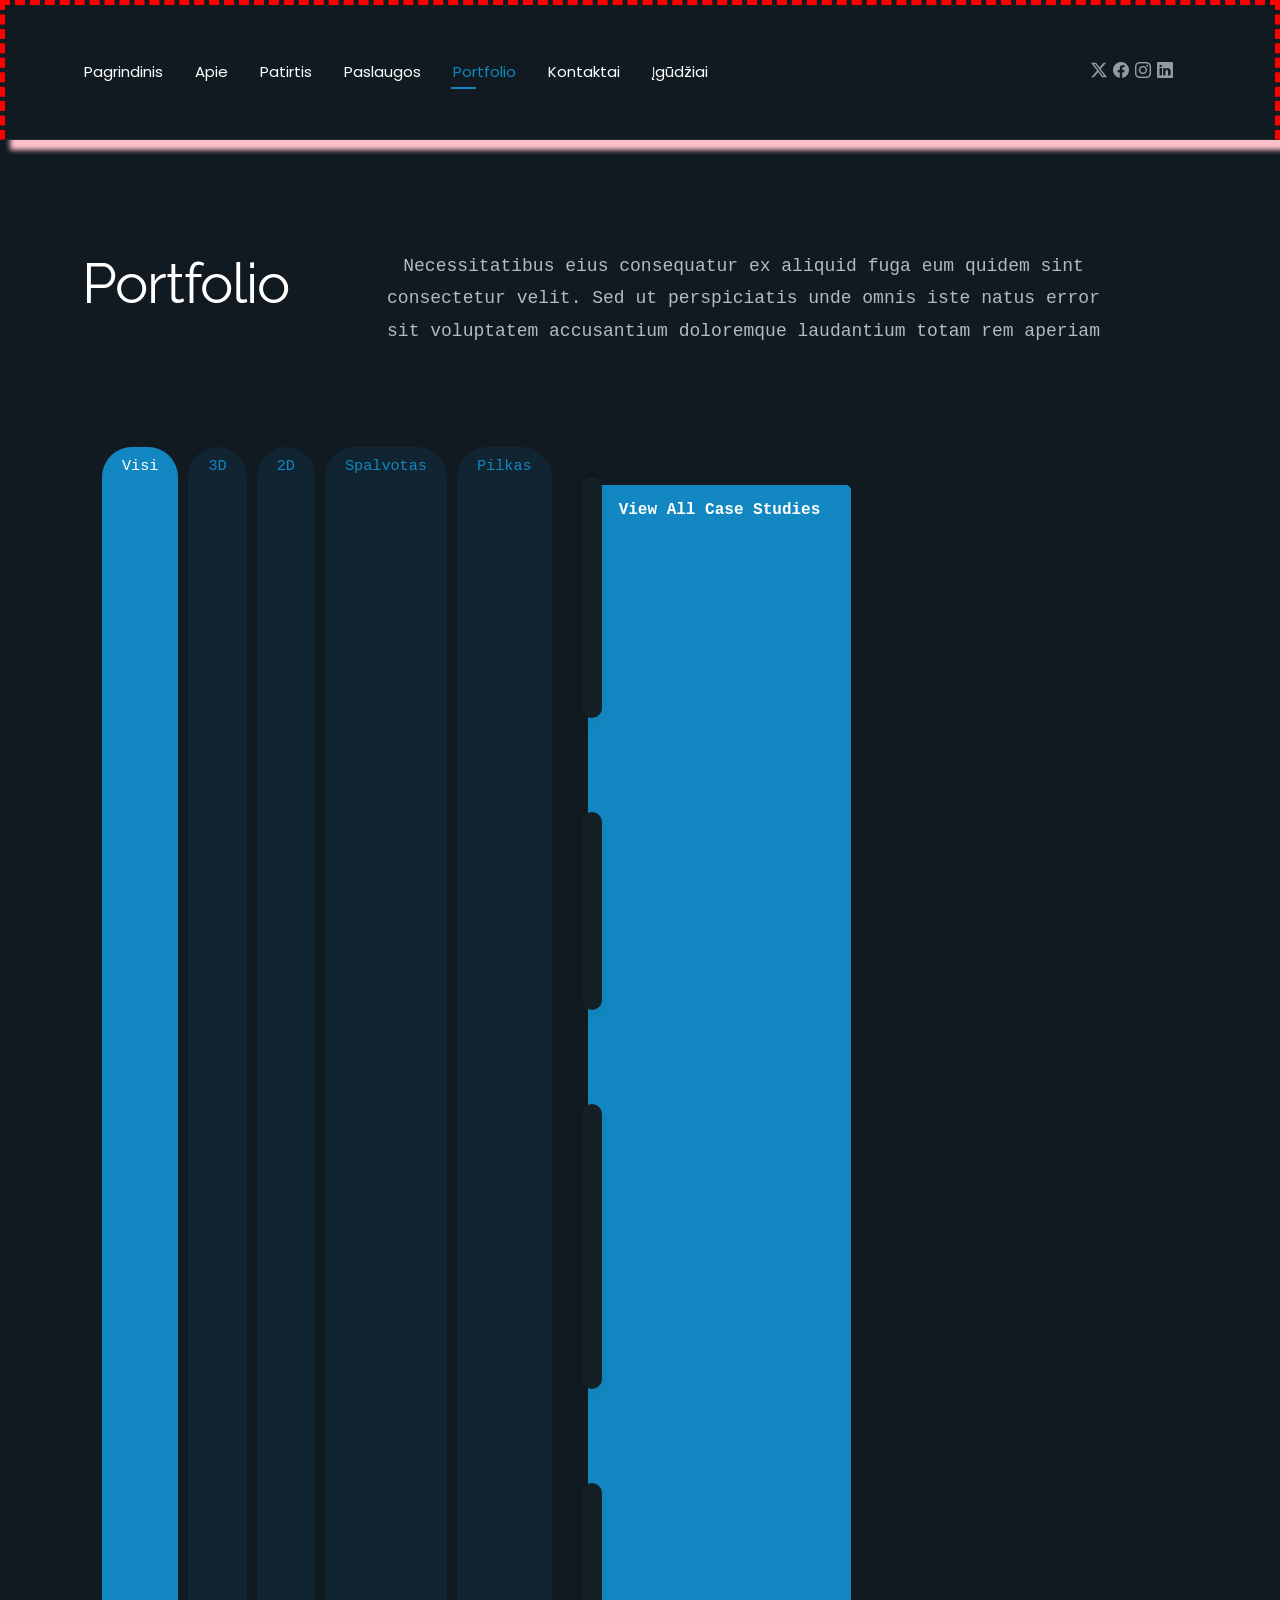
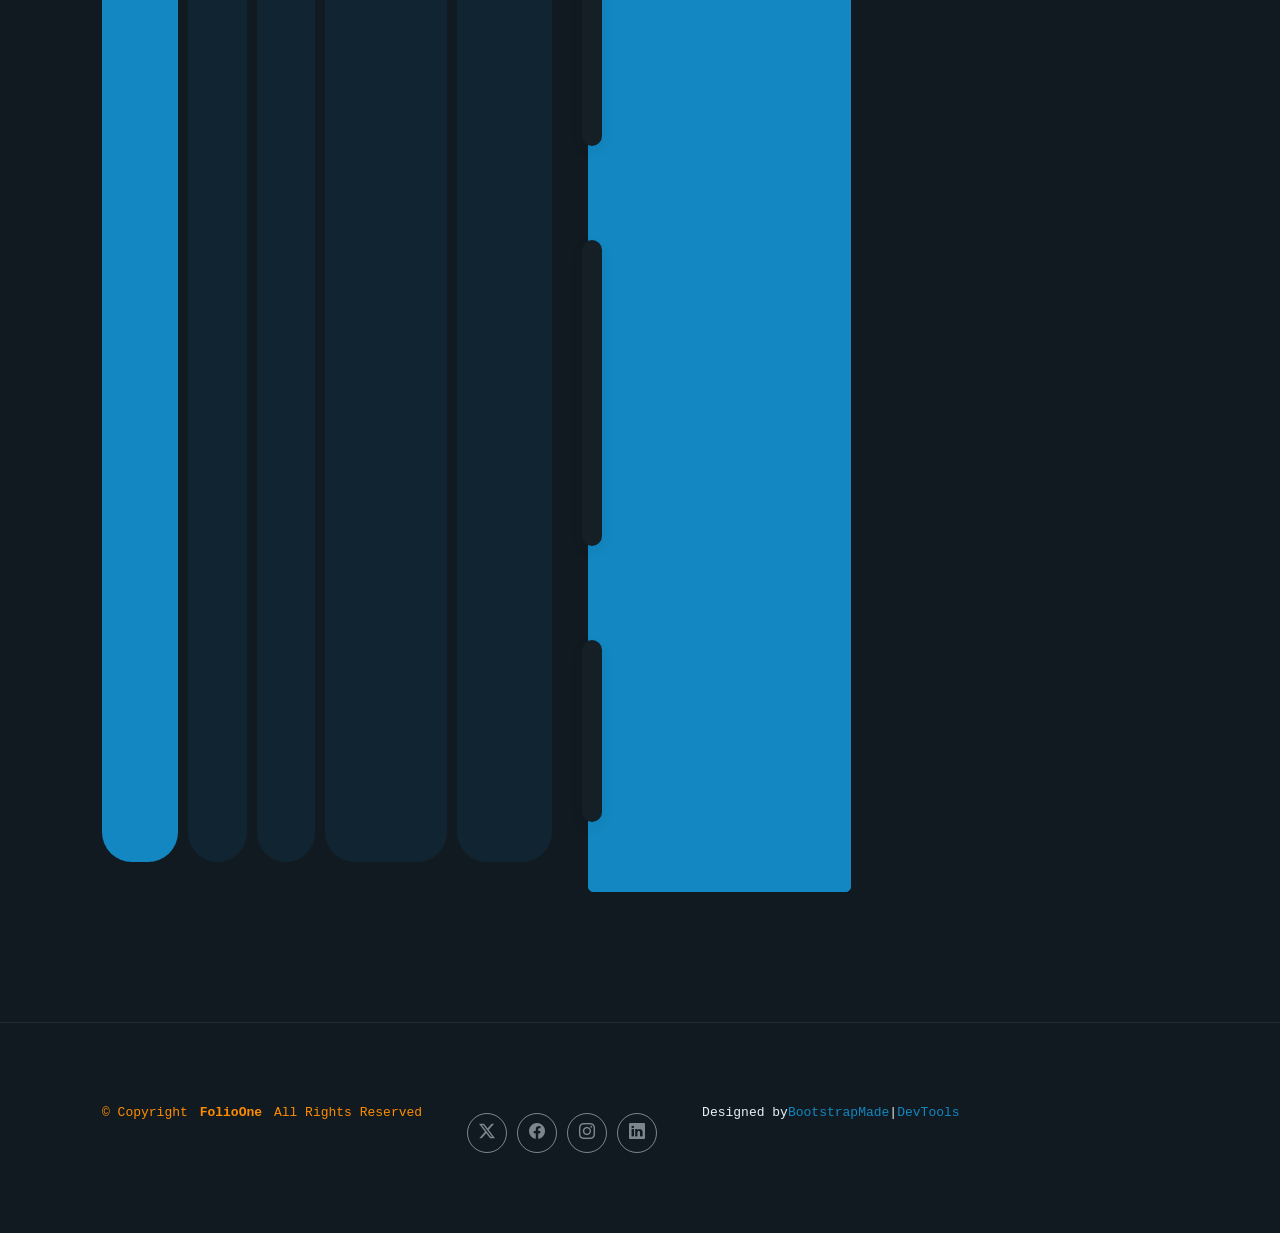
<file: LD7/portfolio.html>
<!DOCTYPE html>
<html lang="en">

<head>
  <meta charset="utf-8">
  <meta content="width=device-width, initial-scale=1.0" name="viewport">
  <title>Portfolio - FolioOne Bootstrap Template</title>
  <meta name="description" content="">
  <meta name="keywords" content="">

  <!-- Favicons -->
  <link href="assets/img/favicon.png" rel="icon">
  <link href="assets/img/apple-touch-icon.png" rel="apple-touch-icon">

  <!-- Fonts -->
  <link href="https://fonts.googleapis.com" rel="preconnect">
  <link href="https://fonts.gstatic.com" rel="preconnect" crossorigin>
  <link href="https://fonts.googleapis.com/css2?family=Roboto:ital,wght@0,100;0,300;0,400;0,500;0,700;0,900;1,100;1,300;1,400;1,500;1,700;1,900&family=Poppins:ital,wght@0,100;0,200;0,300;0,400;0,500;0,600;0,700;0,800;0,900;1,100;1,200;1,300;1,400;1,500;1,600;1,700;1,800;1,900&family=Raleway:ital,wght@0,100;0,200;0,300;0,400;0,500;0,600;0,700;0,800;0,900;1,100;1,200;1,300;1,400;1,500;1,600;1,700;1,800;1,900&display=swap" rel="stylesheet">

  <!-- Vendor CSS Files -->
  <link href="assets/vendor/bootstrap/css/bootstrap.min.css" rel="stylesheet">
  <link href="assets/vendor/bootstrap-icons/bootstrap-icons.css" rel="stylesheet">
  <link href="assets/vendor/aos/aos.css" rel="stylesheet">
  <link href="assets/vendor/swiper/swiper-bundle.min.css" rel="stylesheet">
  <link href="assets/vendor/glightbox/css/glightbox.min.css" rel="stylesheet">

  <!-- Main CSS File -->
  <link href="assets/css/main.css" rel="stylesheet">
  <link href="assets/css/custom.css" rel="stylesheet">

  <!-- =======================================================
  * Template Name: FolioOne
  * Template URL: https://bootstrapmade.com/folioone-bootstrap-portfolio-website-template/
  * Updated: Aug 23 2025 with Bootstrap v5.3.7
  * Author: BootstrapMade.com
  * License: https://bootstrapmade.com/license/
  ======================================================== -->
</head>

<body class="portfolio-page">

  <header id="header" class="header d-flex align-items-center light-background sticky-top">
    <div class="container position-relative d-flex align-items-center justify-content-between">

      <!-- <a href="index.html" class="logo d-flex align-items-center me-auto me-xl-0">
      <img src="assets/img/logo.webp" alt="">
      <h1 class="sitename">FolioOne</h1> 
    </a> -->

      <nav id="navmenu" class="navmenu">
        <ul>
          <li><a href="index.html">Pagrindinis</a></li>
          <li><a href="about.html">Apie</a></li>
          <li><a href="resume.html">Patirtis</a></li>
          <li><a href="services.html">Paslaugos</a></li>
          <li><a href="portfolio.html" class="active">Portfolio</a></li>
          <li><a href="contact.html">Kontaktai</a></li>
          <li><a href="new.html">Įgūdžiai</a></li>
        </ul>
        <i class="mobile-nav-toggle d-xl-none bi bi-list"></i>
      </nav>

      <div class="header-social-links">
        <a href="#" class="twitter"><i class="bi bi-twitter-x"></i></a>
        <a href="#" class="facebook"><i class="bi bi-facebook"></i></a>
        <a href="#" class="instagram"><i class="bi bi-instagram"></i></a>
        <a href="#" class="linkedin"><i class="bi bi-linkedin"></i></a>
      </div>

    </div>
  </header>

  <main class="main">

    <!-- Portfolio Section -->
    <section id="portfolio" class="portfolio section">

      <!-- Section Title -->
      <div class="container section-title" data-aos="fade-up">
        <h2>Portfolio</h2>
        <p>Necessitatibus eius consequatur ex aliquid fuga eum quidem sint consectetur velit. Sed ut perspiciatis unde omnis iste natus error sit voluptatem accusantium doloremque laudantium totam rem aperiam</p>
      </div><!-- End Section Title -->

      <div class="container" data-aos="fade-up" data-aos-delay="100">

        <div class="isotope-layout" data-default-filter="*" data-layout="masonry" data-sort="original-order">
          <ul class="portfolio-filters isotope-filters" data-aos="fade-up" data-aos-delay="200">
            <li data-filter="*" class="filter-active">Visi</li>
            <li data-filter=".filter-strategy">3D</li>
            <li data-filter=".filter-finance">2D</li>
            <li data-filter=".filter-operations">Spalvotas</li>
            <li data-filter=".filter-technology">Pilkas</li>
          </ul><!-- End Portfolio Filters -->

          <div class="row gy-4 isotope-container" data-aos="fade-up" data-aos-delay="300">
            <div class="col-lg-4 col-md-6 portfolio-item isotope-item filter-strategy">
              <div class="portfolio-card">
                <div class="portfolio-img">
                  <img src="assets/img/portfolio/untitled1.png" alt="Portfolio Item" class="img-fluid">
                  <div class="portfolio-overlay">
                    <a href="assets/img/portfolio/untitled1.png" class="glightbox portfolio-lightbox"><i class="bi bi-plus"></i></a>
                    <a href="#" class="portfolio-details-link"><i class="bi bi-link"></i></a>
                  </div>
                </div>
                <div class="portfolio-info">
                  <h4>Chaosas</h4>
                  <p>Chaotiškas grafikas, kuriame sunku suprasti kas bandoma pavaizduoti</p>
                  <div class="portfolio-tags">
                    <span>3D</span>
                    <span>Pilkas</span>
                  </div>
                </div>
              </div>
            </div>

            <div class="col-lg-4 col-md-6 portfolio-item isotope-item filter-finance">
              <div class="portfolio-card">
                <div class="portfolio-img">
                  <img src="assets/img/portfolio/untitled2.png" alt="Portfolio Item" class="img-fluid">
                  <div class="portfolio-overlay">
                    <a href="assets/img/portfolio/untitled2.png" class="glightbox portfolio-lightbox"><i class="bi bi-plus"></i></a>
                    <a href="#" class="portfolio-details-link"><i class="bi bi-link"></i></a>
                  </div>
                </div>
                <div class="portfolio-info">
                  <h4>Pilka įdūba</h4>
                  <p>Nespalvota įduba, kuo giliau - tuo tamsiau</p>
                  <div class="portfolio-tags">
                    <span>3D</span>
                    <span>Pilkas</span>
                  </div>
                </div>
              </div>
            </div>

            <div class="col-lg-4 col-md-6 portfolio-item isotope-item filter-operations">
              <div class="portfolio-card">
                <div class="portfolio-img">
                  <img src="assets/img/portfolio/untitled3.png" alt="Portfolio Item" class="img-fluid">
                  <div class="portfolio-overlay">
                    <a href="assets/img/portfolio/untitled3.png" class="glightbox portfolio-lightbox"><i class="bi bi-plus"></i></a>
                    <a href="#" class="portfolio-details-link"><i class="bi bi-link"></i></a>
                  </div>
                </div>
                <div class="portfolio-info">
                  <h4>Vasariška kalvelė</h4>
                  <p>Kalvelė, kurios viršuj saulė šviečia, o aplinkui mėlynas dangus</p>
                  <div class="portfolio-tags">
                    <span>3D</span>
                    <span>Spalvotas</span>
                  </div>
                </div>
              </div>
            </div>

            <div class="col-lg-4 col-md-6 portfolio-item isotope-item filter-technology">
              <div class="portfolio-card">
                <div class="portfolio-img">
                  <img src="assets/img/portfolio/untitled4.png" alt="Portfolio Item" class="img-fluid">
                  <div class="portfolio-overlay">
                    <a href="assets/img/portfolio/untitled4.png" class="glightbox portfolio-lightbox"><i class="bi bi-plus"></i></a>
                    <a href="#" class="portfolio-details-link"><i class="bi bi-link"></i></a>
                  </div>
                </div>
                <div class="portfolio-info">
                  <h4>Ugnikalnis jūroj</h4>
                  <p>Kalvelė, kurios spalvos atrodo kaip iš jūros išnyrantis ugnikalnis</p>
                  <div class="portfolio-tags">
                    <span>3D</span>
                    <span>Spalvotas</span>
                  </div>
                </div>
              </div>
            </div>

            <div class="col-lg-4 col-md-6 portfolio-item isotope-item filter-strategy">
              <div class="portfolio-card">
                <div class="portfolio-img">
                  <img src="assets/img/portfolio/untitled5.png" alt="Portfolio Item" class="img-fluid">
                  <div class="portfolio-overlay">
                    <a href="assets/img/portfolio/untitled5.png" class="glightbox portfolio-lightbox"><i class="bi bi-plus"></i></a>
                    <a href="#" class="portfolio-details-link"><i class="bi bi-link"></i></a>
                  </div>
                </div>
                <div class="portfolio-info">
                  <h4>Sprogimo kalnas</h4>
                  <p>Dar viena kalvelė, kurios spalvos šį kart jau primena atominį sprogimą</p>
                  <div class="portfolio-tags">
                    <span>3D</span>
                    <span>Spalvotas</span>
                  </div>
                </div>
              </div>
            </div>

            <div class="col-lg-4 col-md-6 portfolio-item isotope-item filter-finance">
              <div class="portfolio-card">
                <div class="portfolio-img">
                  <img src="assets/img/portfolio/untitled6.png" alt="Portfolio Item" class="img-fluid">
                  <div class="portfolio-overlay">
                    <a href="assets/img/portfolio/untitled6.png" class="glightbox portfolio-lightbox"><i class="bi bi-plus"></i></a>
                    <a href="#" class="portfolio-details-link"><i class="bi bi-link"></i></a>
                  </div>
                </div>
                <div class="portfolio-info">
                  <h4>Filtruotas signalas</h4>
                  <p>Kažkas buvo kažkaip filtruota</p>
                  <div class="portfolio-tags">
                    <span>2D</span>
                    <span>Spalvotas</span>
                  </div>
                </div>
              </div>
            </div>
          </div><!-- End Portfolio Items Container -->

        </div>

        <div class="text-center mt-5" data-aos="fade-up" data-aos-delay="400">
          <a href="#portfolio" class="btn btn-primary">View All Case Studies</a>
        </div>

      </div>

    </section><!-- /Portfolio Section -->

  </main>

  <footer id="footer" class="footer">

    <div class="container">
      <div class="copyright text-center ">
        <p>© <span>Copyright</span> <strong class="px-1 sitename">FolioOne</strong> <span>All Rights Reserved<br></span></p>
      </div>
      <div class="social-links d-flex justify-content-center">
        <a href=""><i class="bi bi-twitter-x"></i></a>
        <a href=""><i class="bi bi-facebook"></i></a>
        <a href=""><i class="bi bi-instagram"></i></a>
        <a href=""><i class="bi bi-linkedin"></i></a>
      </div>
      <div class="credits">
        <!-- All the links in the footer should remain intact. -->
        <!-- You can delete the links only if you've purchased the pro version. -->
        <!-- Licensing information: https://bootstrapmade.com/license/ -->
        <!-- Purchase the pro version with working PHP/AJAX contact form: [buy-url] -->
        Designed by <a href="https://bootstrapmade.com/">BootstrapMade</a> | <a href="https://bootstrapmade.com/tools/">DevTools</a>
      </div>
    </div>

  </footer>

  <!-- Scroll Top -->
  <a href="#" id="scroll-top" class="scroll-top d-flex align-items-center justify-content-center"><i class="bi bi-arrow-up-short"></i></a>

  <!-- Preloader -->
  <div id="preloader"></div>

  <!-- Vendor JS Files -->
  <script src="assets/vendor/bootstrap/js/bootstrap.bundle.min.js"></script>
  <script src="assets/vendor/php-email-form/validate.js"></script>
  <script src="assets/vendor/aos/aos.js"></script>
  <script src="assets/vendor/typed.js/typed.umd.js"></script>
  <script src="assets/vendor/waypoints/noframework.waypoints.js"></script>
  <script src="assets/vendor/purecounter/purecounter_vanilla.js"></script>
  <script src="assets/vendor/swiper/swiper-bundle.min.js"></script>
  <script src="assets/vendor/imagesloaded/imagesloaded.pkgd.min.js"></script>
  <script src="assets/vendor/isotope-layout/isotope.pkgd.min.js"></script>
  <script src="assets/vendor/glightbox/js/glightbox.min.js"></script>

  <!-- Main JS File -->
  <script src="assets/js/main.js"></script>

</body>

</html>
</file>
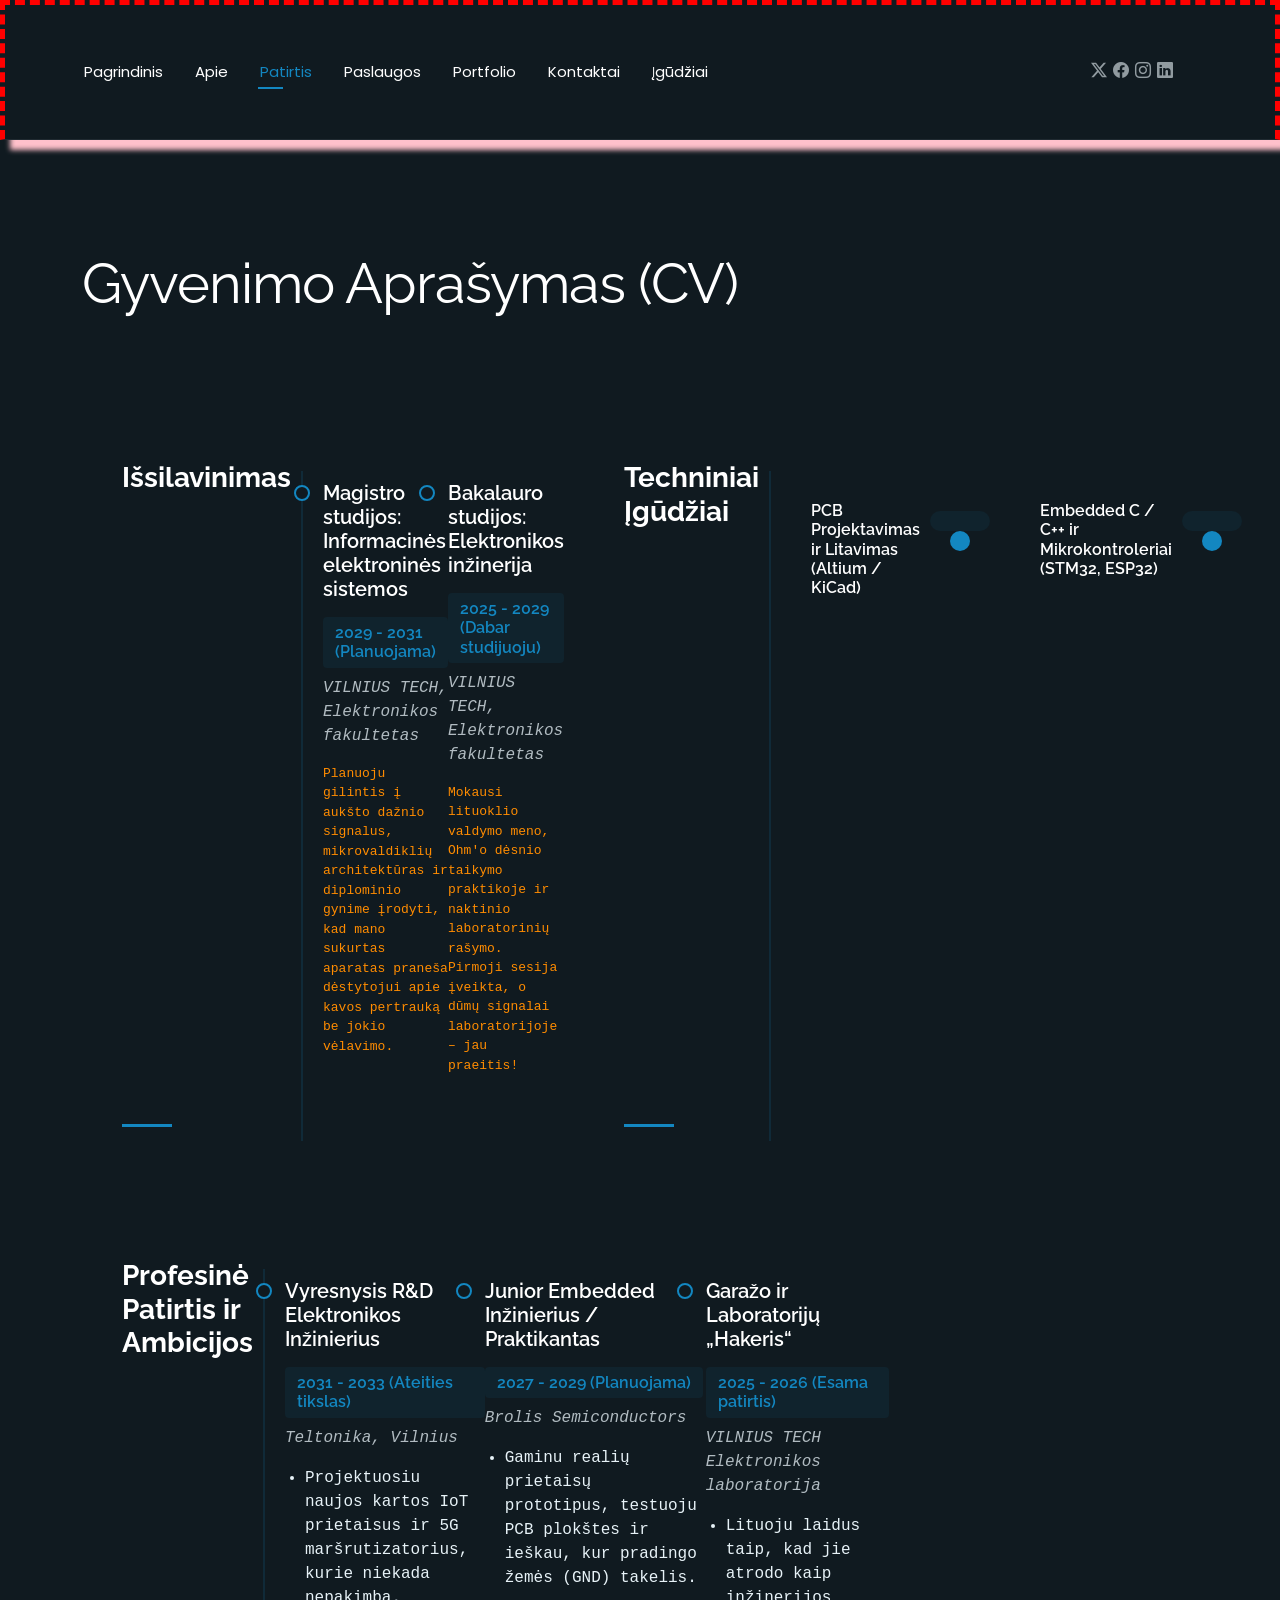
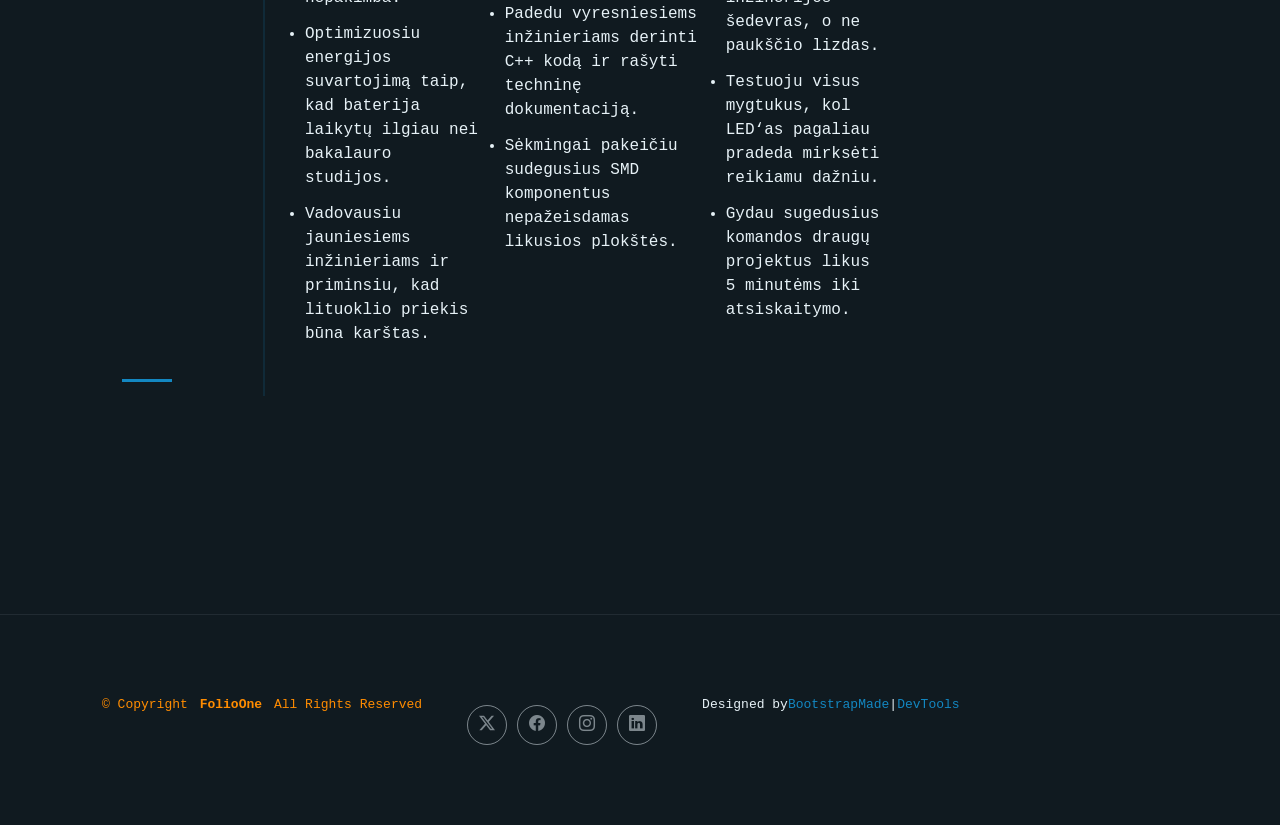
<file: LD7/resume.html>
<!DOCTYPE html>
<html lang="en">

<head>
  <meta charset="utf-8">
  <meta content="width=device-width, initial-scale=1.0" name="viewport">
  <title>Resume - FolioOne Bootstrap Template</title>
  <meta name="description" content="">
  <meta name="keywords" content="">

  <!-- Favicons -->
  <link href="assets/img/favicon.png" rel="icon">
  <link href="assets/img/apple-touch-icon.png" rel="apple-touch-icon">

  <!-- Fonts -->
  <link href="https://fonts.googleapis.com" rel="preconnect">
  <link href="https://fonts.gstatic.com" rel="preconnect" crossorigin>
  <link href="https://fonts.googleapis.com/css2?family=Roboto:ital,wght@0,100;0,300;0,400;0,500;0,700;0,900;1,100;1,300;1,400;1,500;1,700;1,900&family=Poppins:ital,wght@0,100;0,200;0,300;0,400;0,500;0,600;0,700;0,800;0,900;1,100;1,200;1,300;1,400;1,500;1,600;1,700;1,800;1,900&family=Raleway:ital,wght@0,100;0,200;0,300;0,400;0,500;0,600;0,700;0,800;0,900;1,100;1,200;1,300;1,400;1,500;1,600;1,700;1,800;1,900&display=swap" rel="stylesheet">

  <!-- Vendor CSS Files -->
  <link href="assets/vendor/bootstrap/css/bootstrap.min.css" rel="stylesheet">
  <link href="assets/vendor/bootstrap-icons/bootstrap-icons.css" rel="stylesheet">
  <link href="assets/vendor/aos/aos.css" rel="stylesheet">
  <link href="assets/vendor/swiper/swiper-bundle.min.css" rel="stylesheet">
  <link href="assets/vendor/glightbox/css/glightbox.min.css" rel="stylesheet">

  <!-- Main CSS File -->
  <link href="assets/css/main.css" rel="stylesheet">
  <link href="assets/css/custom.css" rel="stylesheet">

  <!-- =======================================================
  * Template Name: FolioOne
  * Template URL: https://bootstrapmade.com/folioone-bootstrap-portfolio-website-template/
  * Updated: Aug 23 2025 with Bootstrap v5.3.7
  * Author: BootstrapMade.com
  * License: https://bootstrapmade.com/license/
  ======================================================== -->
</head>

<body class="resume-page">

  <header id="header" class="header d-flex align-items-center light-background sticky-top">
    <div class="container position-relative d-flex align-items-center justify-content-between">

      <!-- <a href="index.html" class="logo d-flex align-items-center me-auto me-xl-0">
      <img src="assets/img/logo.webp" alt="">
      <h1 class="sitename">FolioOne</h1> 
    </a> -->

      <nav id="navmenu" class="navmenu">
        <ul>
          <li><a href="index.html">Pagrindinis</a></li>
          <li><a href="about.html">Apie</a></li>
          <li><a href="resume.html" class="active">Patirtis</a></li>
          <li><a href="services.html">Paslaugos</a></li>
          <li><a href="portfolio.html">Portfolio</a></li>
          <li><a href="contact.html">Kontaktai</a></li>
          <li><a href="new.html">Įgūdžiai</a></li>
        </ul>
        <i class="mobile-nav-toggle d-xl-none bi bi-list"></i>
      </nav>

      <div class="header-social-links">
        <a href="#" class="twitter"><i class="bi bi-twitter-x"></i></a>
        <a href="#" class="facebook"><i class="bi bi-facebook"></i></a>
        <a href="#" class="instagram"><i class="bi bi-instagram"></i></a>
        <a href="#" class="linkedin"><i class="bi bi-linkedin"></i></a>
      </div>

    </div>
  </header>

  <main class="main">

    <!-- Resume Section -->
    <section id="resume" class="resume section">

<!-- Section Title -->
      <div class="container section-title" data-aos="fade-up">
        <h2>Gyvenimo Aprašymas (CV)</h2>
      </div><!-- End Section Title -->

      <div class="container" data-aos="fade-up" data-aos-delay="100">

        <div class="row">
          <div class="col-lg-6">

            <!-- Education Section -->
            <div class="resume-item" data-aos="fade-up">
              <h3 class="resume-title">Išsilavinimas</h3>

              <div class="resume-content">
                <article class="education-item">
                  <h4>Magistro studijos: Informacinės elektroninės sistemos</h4>
                  <h5>2029 - 2031 (Planuojama)</h5>
                  <p class="institution"><em>VILNIUS TECH, Elektronikos fakultetas</em></p>
                  <p>Planuoju gilintis į aukšto dažnio signalus, mikrovaldiklių architektūras ir diplominio gynime įrodyti, kad mano sukurtas aparatas praneša dėstytojui apie kavos pertrauką be jokio vėlavimo.</p>
                </article>

                <article class="education-item">
                  <h4>Bakalauro studijos: Elektronikos inžinerija</h4>
                  <h5>2025 - 2029 (Dabar studijuoju)</h5>
                  <p class="institution"><em>VILNIUS TECH, Elektronikos fakultetas</em></p>
                  <p>Mokausi lituoklio valdymo meno, Ohm'o dėsnio taikymo praktikoje ir naktinio laboratorinių rašymo. Pirmoji sesija įveikta, o dūmų signalai laboratorijoje – jau praeitis!</p>
                </article>
              </div>
            </div><!-- End Education Section -->

            <!-- Professional Skills Section -->
            <div class="resume-item skills-animation" data-aos="fade-up">
              <h3 class="resume-title">Techniniai Įgūdžiai</h3>

              <div class="resume-content">
                <div class="skill-item">
                  <h4>PCB Projektavimas ir Litavimas (Altium / KiCad)</h4>
                  <div class="progress">
                    <div class="progress-bar" role="progressbar" aria-valuenow="90" aria-valuemin="0" aria-valuemax="100"></div>
                  </div>
                </div>

                <div class="skill-item">
                  <h4>Embedded C / C++ ir Mikrokontroleriai (STM32, ESP32)</h4>
                  <div class="progress">
                    <div class="progress-bar" role="progressbar" aria-valuenow="85" aria-valuemin="0" aria-valuemax="100"></div>
                  </div>
                </div>

                <div class="skill-item">
                  <h4>Osciloskopo ir Multimetro „Magija“</h4>
                  <div class="progress">
                    <div class="progress-bar" role="progressbar" aria-valuenow="95" aria-valuemin="0" aria-valuemax="100"></div>
                  </div>
                </div>

                <div class="skill-item">
                  <h4>Instinktas, saugantis nuo „stebuklingojo dūmelio“ išleidimo</h4>
                  <div class="progress">
                    <div class="progress-bar" role="progressbar" aria-valuenow="99" aria-valuemin="0" aria-valuemax="100"></div>
                  </div>
                </div>
              </div>
            </div><!-- End Professional Skills Section -->
          </div>

          <div class="col-lg-6">
            <!-- Experience Section -->
            <div class="resume-item" data-aos="fade-up" data-aos-delay="100">
              <h3 class="resume-title">Profesinė Patirtis ir Ambicijos</h3>

              <div class="resume-content">
                <article class="experience-item">
                  <h4>Vyresnysis R&D Elektronikos Inžinierius</h4>
                  <h5>2031 - 2033 (Ateities tikslas)</h5>
                  <p class="company"><em>Teltonika, Vilnius</em></p>
                  <ul>
                    <li>Projektuosiu naujos kartos IoT prietaisus ir 5G maršrutizatorius, kurie niekada nepakimba.</li>
                    <li>Optimizuosiu energijos suvartojimą taip, kad baterija laikytų ilgiau nei bakalauro studijos.</li>
                    <li>Vadovausiu jauniesiems inžinieriams ir priminsiu, kad lituoklio priekis būna karštas.</li>
                  </ul>
                </article>

                <article class="experience-item">
                  <h4>Junior Embedded Inžinierius / Praktikantas</h4>
                  <h5>2027 - 2029 (Planuojama)</h5>
                  <p class="company"><em>Brolis Semiconductors</em></p>
                  <ul>
                    <li>Gaminu realių prietaisų prototipus, testuoju PCB plokštes ir ieškau, kur pradingo žemės (GND) takelis.</li>
                    <li>Padedu vyresniesiems inžinieriams derinti C++ kodą ir rašyti techninę dokumentaciją.</li>
                    <li>Sėkmingai pakeičiu sudegusius SMD komponentus nepažeisdamas likusios plokštės.</li>
                  </ul>
                </article>

                <article class="experience-item">
                  <h4>Garažo ir Laboratorijų „Hakeris“</h4>
                  <h5>2025 - 2026 (Esama patirtis)</h5>
                  <p class="company"><em>VILNIUS TECH Elektronikos laboratorija</em></p>
                  <ul>
                    <li>Lituoju laidus taip, kad jie atrodo kaip inžinerijos šedevras, o ne paukščio lizdas.</li>
                    <li>Testuoju visus mygtukus, kol LED‘as pagaliau pradeda mirksėti reikiamu dažniu.</li>
                    <li>Gydau sugedusius komandos draugų projektus likus 5 minutėms iki atsiskaitymo.</li>
                  </ul>
                </article>
              </div>
            </div><!-- End Experience Section -->
          </div>
        </div>

      </div>
    </section><!-- /Resume Section -->

  </main>

  <footer id="footer" class="footer">

    <div class="container">
      <div class="copyright text-center ">
        <p>© <span>Copyright</span> <strong class="px-1 sitename">FolioOne</strong> <span>All Rights Reserved<br></span></p>
      </div>
      <div class="social-links d-flex justify-content-center">
        <a href=""><i class="bi bi-twitter-x"></i></a>
        <a href=""><i class="bi bi-facebook"></i></a>
        <a href=""><i class="bi bi-instagram"></i></a>
        <a href=""><i class="bi bi-linkedin"></i></a>
      </div>
      <div class="credits">
        <!-- All the links in the footer should remain intact. -->
        <!-- You can delete the links only if you've purchased the pro version. -->
        <!-- Licensing information: https://bootstrapmade.com/license/ -->
        <!-- Purchase the pro version with working PHP/AJAX contact form: [buy-url] -->
        Designed by <a href="https://bootstrapmade.com/">BootstrapMade</a> | <a href="https://bootstrapmade.com/tools/">DevTools</a>
      </div>
    </div>

  </footer>

  <!-- Scroll Top -->
  <a href="#" id="scroll-top" class="scroll-top d-flex align-items-center justify-content-center"><i class="bi bi-arrow-up-short"></i></a>

  <!-- Preloader -->
  <div id="preloader"></div>

  <!-- Vendor JS Files -->
  <script src="assets/vendor/bootstrap/js/bootstrap.bundle.min.js"></script>
  <script src="assets/vendor/php-email-form/validate.js"></script>
  <script src="assets/vendor/aos/aos.js"></script>
  <script src="assets/vendor/typed.js/typed.umd.js"></script>
  <script src="assets/vendor/waypoints/noframework.waypoints.js"></script>
  <script src="assets/vendor/purecounter/purecounter_vanilla.js"></script>
  <script src="assets/vendor/swiper/swiper-bundle.min.js"></script>
  <script src="assets/vendor/imagesloaded/imagesloaded.pkgd.min.js"></script>
  <script src="assets/vendor/isotope-layout/isotope.pkgd.min.js"></script>
  <script src="assets/vendor/glightbox/js/glightbox.min.js"></script>

  <!-- Main JS File -->
  <script src="assets/js/main.js"></script>

</body>

</html>
</file>
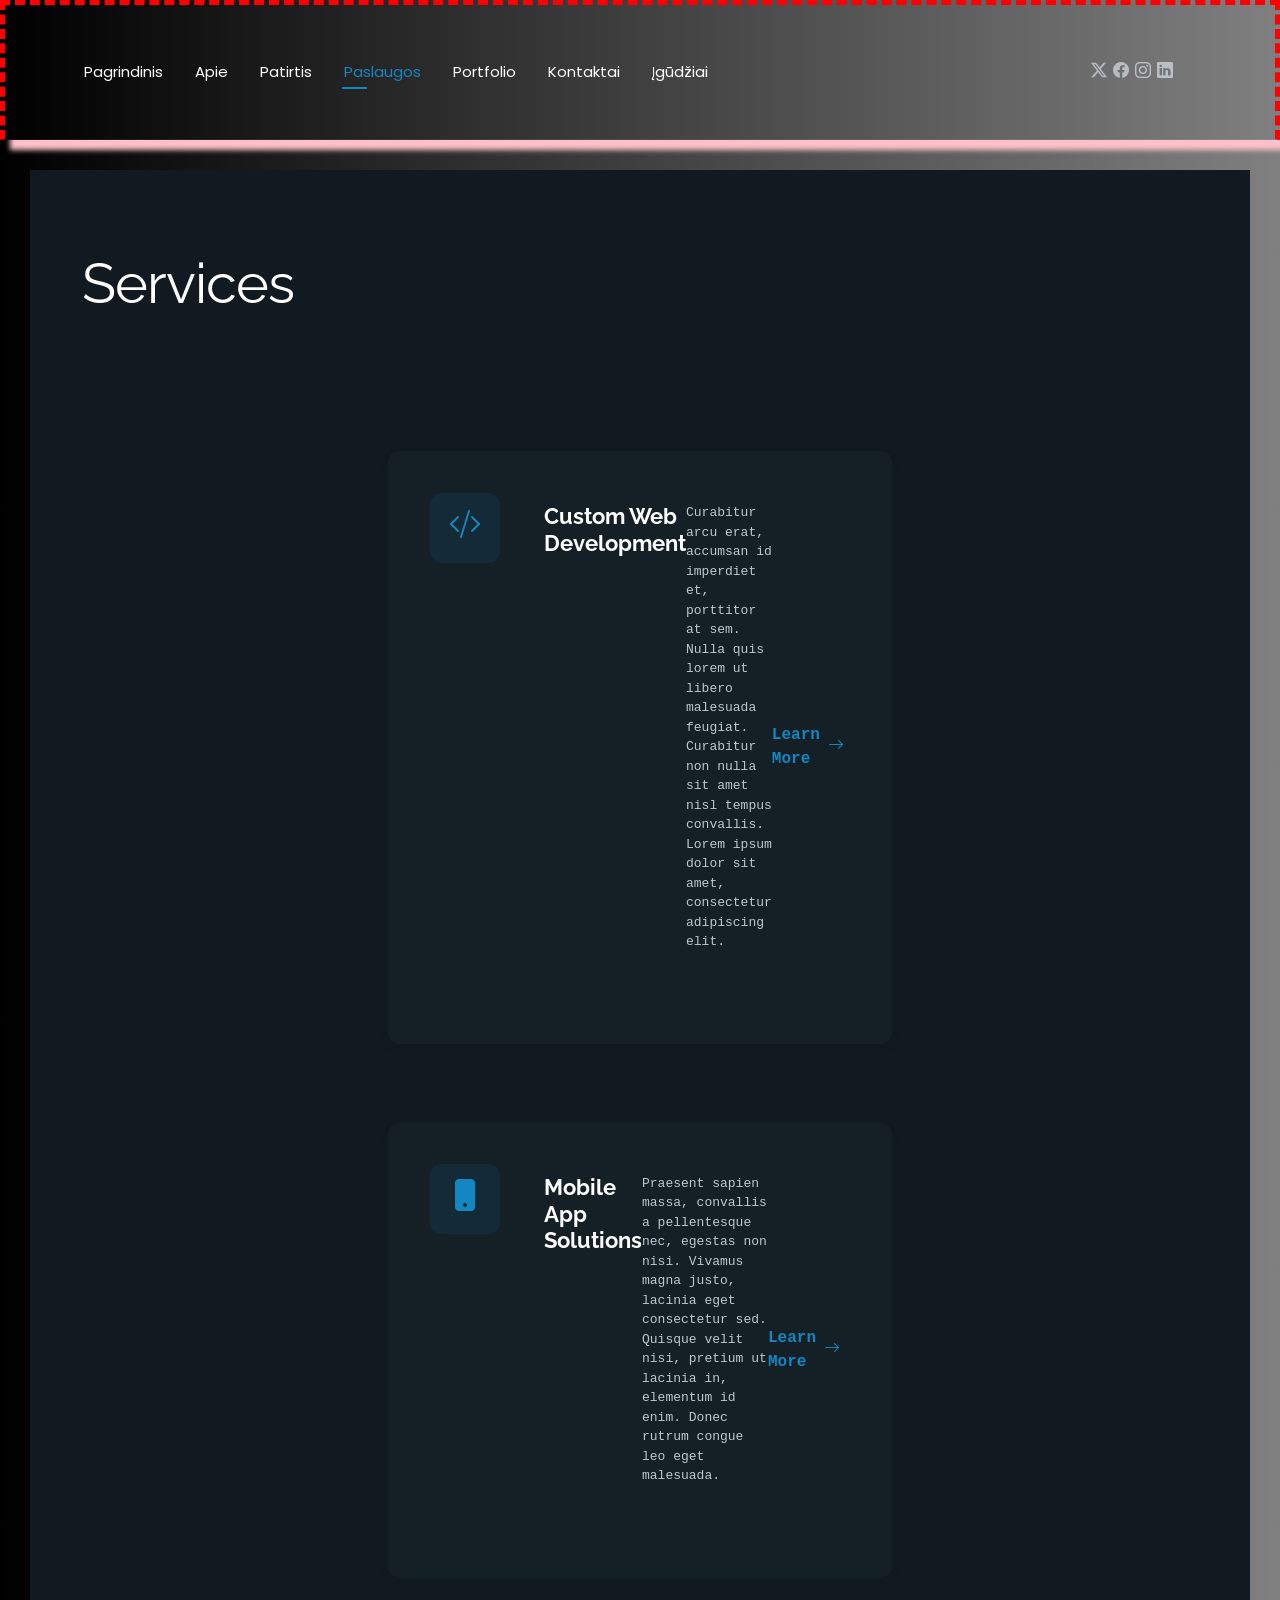
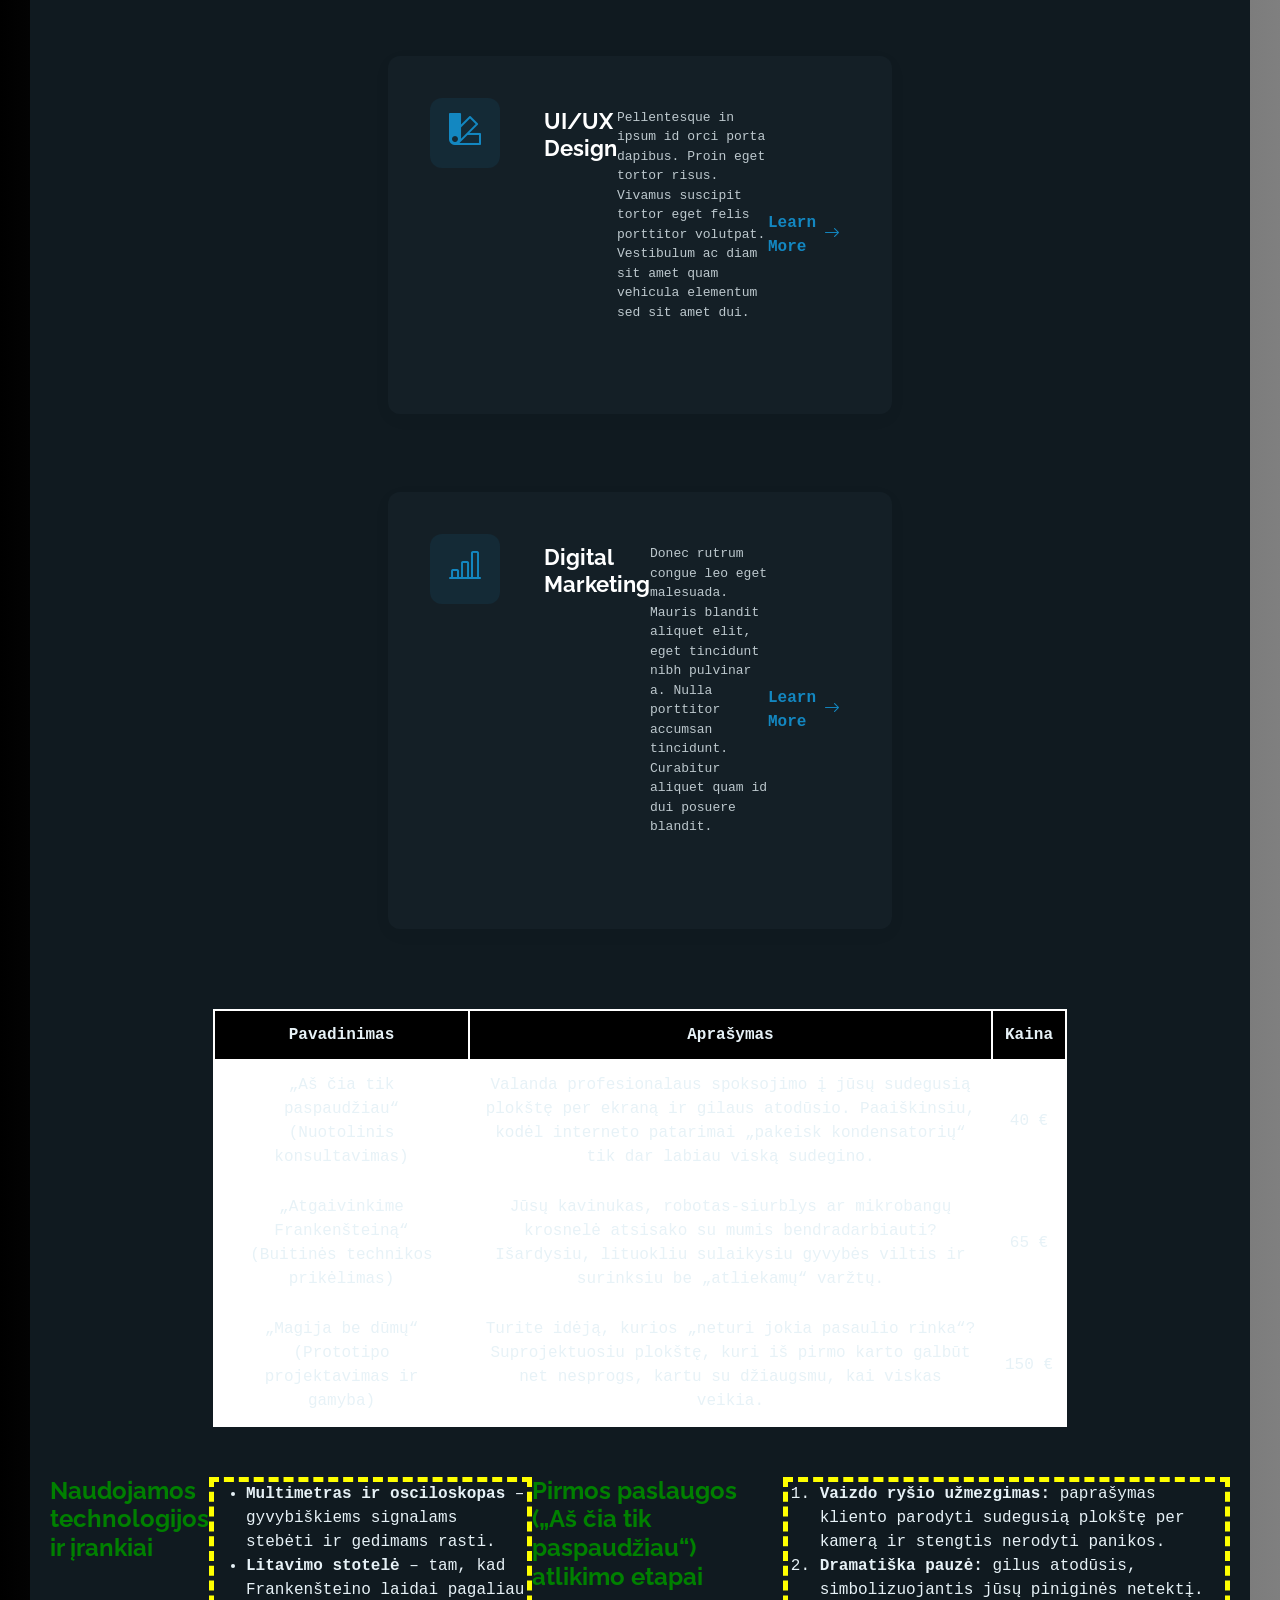
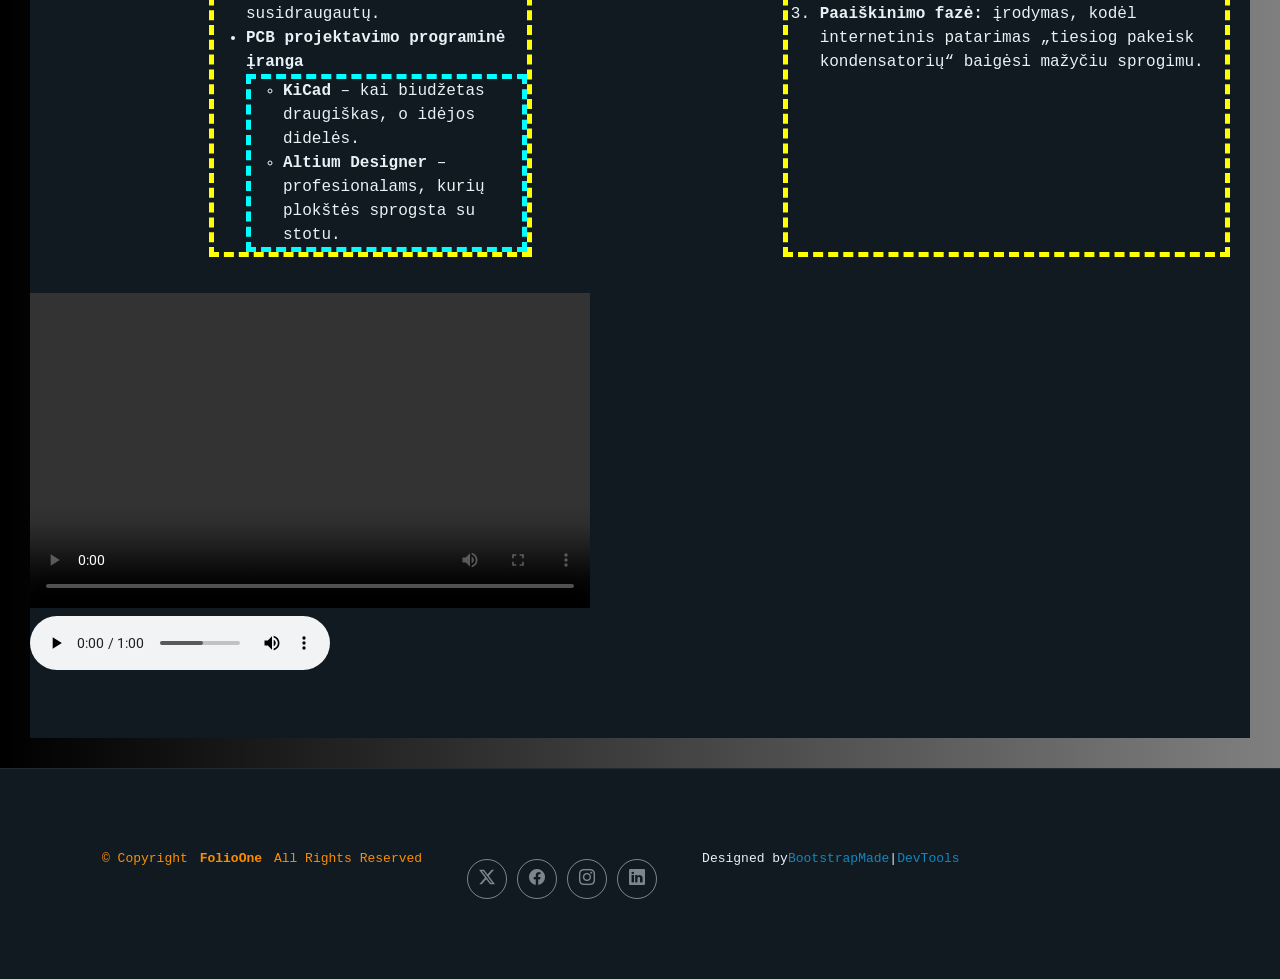
<file: LD7/services.html>
<!DOCTYPE html>
<html lang="en">

<head>
  <meta charset="utf-8">
  <meta content="width=device-width, initial-scale=1.0" name="viewport">
  <title>Services - FolioOne Bootstrap Template</title>
  <meta name="description" content="">
  <meta name="keywords" content="">

  <!-- Favicons -->
  <link href="assets/img/favicon.png" rel="icon">
  <link href="assets/img/apple-touch-icon.png" rel="apple-touch-icon">

  <!-- Fonts -->
  <link href="https://fonts.googleapis.com" rel="preconnect">
  <link href="https://fonts.gstatic.com" rel="preconnect" crossorigin>
  <link href="https://fonts.googleapis.com/css2?family=Roboto:ital,wght@0,100;0,300;0,400;0,500;0,700;0,900;1,100;1,300;1,400;1,500;1,700;1,900&family=Poppins:ital,wght@0,100;0,200;0,300;0,400;0,500;0,600;0,700;0,800;0,900;1,100;1,200;1,300;1,400;1,500;1,600;1,700;1,800;1,900&family=Raleway:ital,wght@0,100;0,200;0,300;0,400;0,500;0,600;0,700;0,800;0,900;1,100;1,200;1,300;1,400;1,500;1,600;1,700;1,800;1,900&display=swap" rel="stylesheet">

  <!-- Vendor CSS Files -->
  <link href="assets/vendor/bootstrap/css/bootstrap.min.css" rel="stylesheet">
  <link href="assets/vendor/bootstrap-icons/bootstrap-icons.css" rel="stylesheet">
  <link href="assets/vendor/aos/aos.css" rel="stylesheet">
  <link href="assets/vendor/swiper/swiper-bundle.min.css" rel="stylesheet">
  <link href="assets/vendor/glightbox/css/glightbox.min.css" rel="stylesheet">

  <!-- Main CSS File -->
  <link href="assets/css/main.css" rel="stylesheet">
  <link href="assets/css/custom.css" rel="stylesheet">

  <!-- =======================================================
  * Template Name: FolioOne
  * Template URL: https://bootstrapmade.com/folioone-bootstrap-portfolio-website-template/
  * Updated: Aug 23 2025 with Bootstrap v5.3.7
  * Author: BootstrapMade.com
  * License: https://bootstrapmade.com/license/
  ======================================================== -->
</head>

<body class="services-page animated-gradient">

  <header id="header" class="header d-flex align-items-center light-background sticky-top">
    <div class="container position-relative d-flex align-items-center justify-content-between">

      <!-- <a href="index.html" class="logo d-flex align-items-center me-auto me-xl-0">
      <img src="assets/img/logo.webp" alt="">
      <h1 class="sitename">FolioOne</h1> 
    </a> -->

      <nav id="navmenu" class="navmenu">
        <ul>
          <li><a href="index.html">Pagrindinis</a></li>
          <li><a href="about.html">Apie</a></li>
          <li><a href="resume.html">Patirtis</a></li>
          <li><a href="services.html" class="active">Paslaugos</a></li>
          <li><a href="portfolio.html">Portfolio</a></li>
          <li><a href="contact.html">Kontaktai</a></li>
          <li><a href="new.html">Įgūdžiai</a></li>
        </ul>
        <i class="mobile-nav-toggle d-xl-none bi bi-list"></i>
      </nav>

      <div class="header-social-links">
        <a href="#" class="twitter"><i class="bi bi-twitter-x"></i></a>
        <a href="#" class="facebook"><i class="bi bi-facebook"></i></a>
        <a href="#" class="instagram"><i class="bi bi-instagram"></i></a>
        <a href="#" class="linkedin"><i class="bi bi-linkedin"></i></a>
      </div>

    </div>
  </header>

  <main class="main">

    <!-- Services Section -->
    <section id="services" class="services section">

      <!-- Section Title -->
      <div class="container section-title" data-aos="fade-up">
        <h2>Services</h2>
      </div><!-- End Section Title -->

      <div class="container" data-aos="fade-up" data-aos-delay="100">

        <div class="row justify-content-center g-5">

          <div class="col-md-6" data-aos="fade-right" data-aos-delay="100">
            <div class="service-item">
              <div class="service-icon">
                <i class="bi bi-code-slash"></i>
              </div>
              <div class="service-content">
                <h3>Custom Web Development</h3>
                <p>Curabitur arcu erat, accumsan id imperdiet et, porttitor at sem. Nulla quis lorem ut libero malesuada feugiat. Curabitur non nulla sit amet nisl tempus convallis. Lorem ipsum dolor sit amet, consectetur adipiscing elit.</p>
                <a href="" class="service-link">
                  <span>Learn More</span>
                  <i class="bi bi-arrow-right"></i>
                </a>
              </div>
            </div>
          </div><!-- End Service Item -->

          <div class="col-md-6" data-aos="fade-left" data-aos-delay="100">
            <div class="service-item">
              <div class="service-icon">
                <i class="bi bi-phone-fill"></i>
              </div>
              <div class="service-content">
                <h3>Mobile App Solutions</h3>
                <p>Praesent sapien massa, convallis a pellentesque nec, egestas non nisi. Vivamus magna justo, lacinia eget consectetur sed. Quisque velit nisi, pretium ut lacinia in, elementum id enim. Donec rutrum congue leo eget malesuada.</p>
                <a href="" class="service-link">
                  <span>Learn More</span>
                  <i class="bi bi-arrow-right"></i>
                </a>
              </div>
            </div>
          </div><!-- End Service Item -->

          <div class="col-md-6" data-aos="fade-right" data-aos-delay="200">
            <div class="service-item">
              <div class="service-icon">
                <i class="bi bi-palette2"></i>
              </div>
              <div class="service-content">
                <h3>UI/UX Design</h3>
                <p>Pellentesque in ipsum id orci porta dapibus. Proin eget tortor risus. Vivamus suscipit tortor eget felis porttitor volutpat. Vestibulum ac diam sit amet quam vehicula elementum sed sit amet dui.</p>
                <a href="" class="service-link">
                  <span>Learn More</span>
                  <i class="bi bi-arrow-right"></i>
                </a>
              </div>
            </div>
          </div><!-- End Service Item -->

          <div class="col-md-6" data-aos="fade-left" data-aos-delay="200">
            <div class="service-item">
              <div class="service-icon">
                <i class="bi bi-bar-chart-line"></i>
              </div>
              <div class="service-content">
                <h3>Digital Marketing</h3>
                <p>Donec rutrum congue leo eget malesuada. Mauris blandit aliquet elit, eget tincidunt nibh pulvinar a. Nulla porttitor accumsan tincidunt. Curabitur aliquet quam id dui posuere blandit.</p>
                <a href="" class="service-link">
                  <span>Learn More</span>
                  <i class="bi bi-arrow-right"></i>
                </a>
              </div>
            </div>
          </div><!-- End Service Item -->

        </div>

      </div>

      <table>
        <tr>
          <th>Pavadinimas</th>
          <th>Aprašymas</th>
          <th>Kaina</th>
        </tr>
        <tr>
          <td>„Aš čia tik paspaudžiau“ (Nuotolinis konsultavimas)</td>
          <td>Valanda profesionalaus spoksojimo į jūsų sudegusią plokštę per ekraną ir gilaus atodūsio. Paaiškinsiu, kodėl interneto patarimai „pakeisk kondensatorių“ tik dar labiau viską sudegino.</td>
          <td>40 €</td>
        </tr>
        <tr>
          <td>„Atgaivinkime Frankenšteiną“ (Buitinės technikos prikėlimas)</td>
          <td>Jūsų kavinukas, robotas-siurblys ar mikrobangų krosnelė atsisako su mumis bendradarbiauti? Išardysiu, lituokliu sulaikysiu gyvybės viltis ir surinksiu be „atliekamų“ varžtų.</td>
          <td>65 €</td>
        </tr>
        <tr>
          <td>„Magija be dūmų“ (Prototipo projektavimas ir gamyba)</td>
          <td>Turite idėją, kurios „neturi jokia pasaulio rinka“? Suprojektuosiu plokštę, kuri iš pirmo karto galbūt net nesprogs, kartu su džiaugsmu, kai viskas veikia.</td>
          <td>150 €</td>
        </tr>
      </table>

      <div>
        <h2>Naudojamos technologijos ir įrankiai</h2>
        <ul class="custom-list">
          <li><strong>Multimetras ir osciloskopas</strong> – gyvybiškiems signalams stebėti ir gedimams rasti.</li>
          <li><strong>Litavimo stotelė</strong> – tam, kad Frankenšteino laidai pagaliau susidraugautų.</li>
          <li><strong>PCB projektavimo programinė įranga</strong>
            <ul class="custom-list">
              <li><strong>KiCad</strong> – kai biudžetas draugiškas, o idėjos didelės.</li>
              <li><strong>Altium Designer</strong> – profesionalams, kurių plokštės sprogsta su stotu.</li>
            </ul>
          </li>
        </ul>

        <h2>Pirmos paslaugos („Aš čia tik paspaudžiau“) atlikimo etapai</h2>
        <ol class="custom-list">
          <li><strong>Vaizdo ryšio užmezgimas:</strong> paprašymas kliento parodyti sudegusią plokštę per kamerą ir stengtis nerodyti panikos.</li>
          <li><strong>Dramatiška pauzė:</strong> gilus atodūsis, simbolizuojantis jūsų piniginės netektį.</li>
          <li><strong>Paaiškinimo fazė:</strong> įrodymas, kodėl internetinis patarimas „tiesiog pakeisk kondensatorių“ baigėsi mažyčiu sprogimu.</li>
        </ol>
      </div>

      <video width="560" height="315" controls>
        <source src="assets/media/person-typing.mp4" type="video/mp4">
        Jūsų naršyklė nepalaiko vaizdo įrašų
      </video>
      <iframe width="560" height="315" src="https://www.youtube.com/embed/BoUVIhtqjAw?si=iwDinRJVSntN-T-5&amp;controls=0" title="YouTube video player" frameborder="0" allow="accelerometer; autoplay; clipboard-write; encrypted-media; gyroscope; picture-in-picture; web-share" referrerpolicy="strict-origin-when-cross-origin" allowfullscreen></iframe>
      <audio controls>
        <source src="assets/media/clock-ticking.mp3" type="audio/mpeg">
      </audio>
    </section><!-- /Services Section -->

  </main>

  <footer id="footer" class="footer">

    <div class="container">
      <div class="copyright text-center ">
        <p>© <span>Copyright</span> <strong class="px-1 sitename">FolioOne</strong> <span>All Rights Reserved<br></span></p>
      </div>
      <div class="social-links d-flex justify-content-center">
        <a href=""><i class="bi bi-twitter-x"></i></a>
        <a href=""><i class="bi bi-facebook"></i></a>
        <a href=""><i class="bi bi-instagram"></i></a>
        <a href=""><i class="bi bi-linkedin"></i></a>
      </div>
      <div class="credits">
        <!-- All the links in the footer should remain intact. -->
        <!-- You can delete the links only if you've purchased the pro version. -->
        <!-- Licensing information: https://bootstrapmade.com/license/ -->
        <!-- Purchase the pro version with working PHP/AJAX contact form: [buy-url] -->
        Designed by <a href="https://bootstrapmade.com/">BootstrapMade</a> | <a href="https://bootstrapmade.com/tools/">DevTools</a>
      </div>
    </div>

  </footer>

  <!-- Scroll Top -->
  <a href="#" id="scroll-top" class="scroll-top d-flex align-items-center justify-content-center"><i class="bi bi-arrow-up-short"></i></a>

  <!-- Preloader -->
  <div id="preloader"></div>

  <!-- Vendor JS Files -->
  <script src="assets/vendor/bootstrap/js/bootstrap.bundle.min.js"></script>
  <script src="assets/vendor/php-email-form/validate.js"></script>
  <script src="assets/vendor/aos/aos.js"></script>
  <script src="assets/vendor/typed.js/typed.umd.js"></script>
  <script src="assets/vendor/waypoints/noframework.waypoints.js"></script>
  <script src="assets/vendor/purecounter/purecounter_vanilla.js"></script>
  <script src="assets/vendor/swiper/swiper-bundle.min.js"></script>
  <script src="assets/vendor/imagesloaded/imagesloaded.pkgd.min.js"></script>
  <script src="assets/vendor/isotope-layout/isotope.pkgd.min.js"></script>
  <script src="assets/vendor/glightbox/js/glightbox.min.js"></script>

  <!-- Main JS File -->
  <script src="assets/js/main.js"></script>

</body>

</html>
</file>
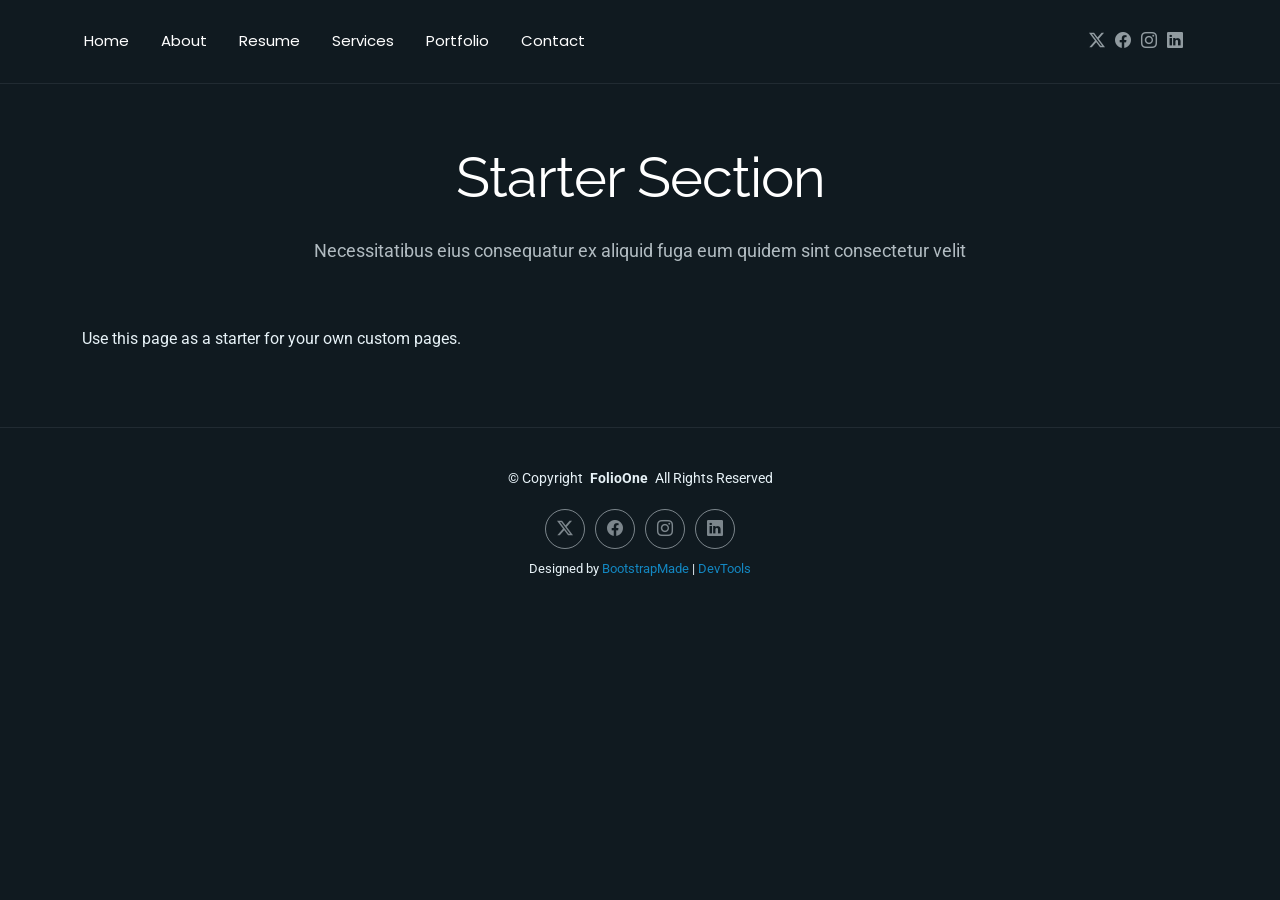
<file: LD7/starter-page.html>
<!DOCTYPE html>
<html lang="en">

<head>
  <meta charset="utf-8">
  <meta content="width=device-width, initial-scale=1.0" name="viewport">
  <title>Starter Page - FolioOne Bootstrap Template</title>
  <meta name="description" content="">
  <meta name="keywords" content="">

  <!-- Favicons -->
  <link href="assets/img/favicon.png" rel="icon">
  <link href="assets/img/apple-touch-icon.png" rel="apple-touch-icon">

  <!-- Fonts -->
  <link href="https://fonts.googleapis.com" rel="preconnect">
  <link href="https://fonts.gstatic.com" rel="preconnect" crossorigin>
  <link href="https://fonts.googleapis.com/css2?family=Roboto:ital,wght@0,100;0,300;0,400;0,500;0,700;0,900;1,100;1,300;1,400;1,500;1,700;1,900&family=Poppins:ital,wght@0,100;0,200;0,300;0,400;0,500;0,600;0,700;0,800;0,900;1,100;1,200;1,300;1,400;1,500;1,600;1,700;1,800;1,900&family=Raleway:ital,wght@0,100;0,200;0,300;0,400;0,500;0,600;0,700;0,800;0,900;1,100;1,200;1,300;1,400;1,500;1,600;1,700;1,800;1,900&display=swap" rel="stylesheet">

  <!-- Vendor CSS Files -->
  <link href="assets/vendor/bootstrap/css/bootstrap.min.css" rel="stylesheet">
  <link href="assets/vendor/bootstrap-icons/bootstrap-icons.css" rel="stylesheet">
  <link href="assets/vendor/aos/aos.css" rel="stylesheet">
  <link href="assets/vendor/swiper/swiper-bundle.min.css" rel="stylesheet">
  <link href="assets/vendor/glightbox/css/glightbox.min.css" rel="stylesheet">

  <!-- Main CSS File -->
  <link href="assets/css/main.css" rel="stylesheet">

  <!-- =======================================================
  * Template Name: FolioOne
  * Template URL: https://bootstrapmade.com/folioone-bootstrap-portfolio-website-template/
  * Updated: Aug 23 2025 with Bootstrap v5.3.7
  * Author: BootstrapMade.com
  * License: https://bootstrapmade.com/license/
  ======================================================== -->
</head>

<body class="starter-page-page">

  <header id="header" class="header d-flex align-items-center light-background sticky-top">
    <div class="container position-relative d-flex align-items-center justify-content-between">

      <!-- <a href="index.html" class="logo d-flex align-items-center me-auto me-xl-0">
      <img src="assets/img/logo.webp" alt="">
      <h1 class="sitename">FolioOne</h1> 
    </a> -->

      <nav id="navmenu" class="navmenu">
        <ul>
          <li><a href="index.html">Home</a></li>
          <li><a href="about.html">About</a></li>
          <li><a href="resume.html">Resume</a></li>
          <li><a href="services.html">Services</a></li>
          <li><a href="portfolio.html">Portfolio</a></li>
          <li><a href="contact.html">Contact</a></li>
        </ul>
        <i class="mobile-nav-toggle d-xl-none bi bi-list"></i>
      </nav>

      <div class="header-social-links">
        <a href="#" class="twitter"><i class="bi bi-twitter-x"></i></a>
        <a href="#" class="facebook"><i class="bi bi-facebook"></i></a>
        <a href="#" class="instagram"><i class="bi bi-instagram"></i></a>
        <a href="#" class="linkedin"><i class="bi bi-linkedin"></i></a>
      </div>

    </div>
  </header>

  <main class="main">

    <!-- Starter Section Section -->
    <section id="starter-section" class="starter-section section">

      <!-- Section Title -->
      <div class="container section-title" data-aos="fade-up">
        <h2>Starter Section</h2>
        <p>Necessitatibus eius consequatur ex aliquid fuga eum quidem sint consectetur velit</p>
      </div><!-- End Section Title -->

      <div class="container" data-aos="fade-up">
        <p>Use this page as a starter for your own custom pages.</p>
      </div>

    </section><!-- /Starter Section Section -->

  </main>

  <footer id="footer" class="footer">

    <div class="container">
      <div class="copyright text-center ">
        <p>© <span>Copyright</span> <strong class="px-1 sitename">FolioOne</strong> <span>All Rights Reserved<br></span></p>
      </div>
      <div class="social-links d-flex justify-content-center">
        <a href=""><i class="bi bi-twitter-x"></i></a>
        <a href=""><i class="bi bi-facebook"></i></a>
        <a href=""><i class="bi bi-instagram"></i></a>
        <a href=""><i class="bi bi-linkedin"></i></a>
      </div>
      <div class="credits">
        <!-- All the links in the footer should remain intact. -->
        <!-- You can delete the links only if you've purchased the pro version. -->
        <!-- Licensing information: https://bootstrapmade.com/license/ -->
        <!-- Purchase the pro version with working PHP/AJAX contact form: [buy-url] -->
        Designed by <a href="https://bootstrapmade.com/">BootstrapMade</a> | <a href="https://bootstrapmade.com/tools/">DevTools</a>
      </div>
    </div>

  </footer>

  <!-- Scroll Top -->
  <a href="#" id="scroll-top" class="scroll-top d-flex align-items-center justify-content-center"><i class="bi bi-arrow-up-short"></i></a>

  <!-- Preloader -->
  <div id="preloader"></div>

  <!-- Vendor JS Files -->
  <script src="assets/vendor/bootstrap/js/bootstrap.bundle.min.js"></script>
  <script src="assets/vendor/php-email-form/validate.js"></script>
  <script src="assets/vendor/aos/aos.js"></script>
  <script src="assets/vendor/typed.js/typed.umd.js"></script>
  <script src="assets/vendor/waypoints/noframework.waypoints.js"></script>
  <script src="assets/vendor/purecounter/purecounter_vanilla.js"></script>
  <script src="assets/vendor/swiper/swiper-bundle.min.js"></script>
  <script src="assets/vendor/imagesloaded/imagesloaded.pkgd.min.js"></script>
  <script src="assets/vendor/isotope-layout/isotope.pkgd.min.js"></script>
  <script src="assets/vendor/glightbox/js/glightbox.min.js"></script>

  <!-- Main JS File -->
  <script src="assets/js/main.js"></script>

</body>

</html>
</file>
<file: LD7/assets/css/custom.css>
* {
    font-family: 'Courier New', Courier, monospace;
}
h1 {
    font-size: xx-large;
    font-weight: 900;
    color: red;
}

h2 {
    font-size: x-large;
    font-weight: 700;
    color: green;
}

h3 {
    font-size: large;
    font-weight: 600;
    color: blue;
}

h4 {
    font-size: medium;
    font-weight: 500;
    color: yellow;
}

h5 {
    padding: 0;
    margin: 0;
    font-size: large;
    font-weight: 700;
    color: white
}

h6 {
    padding: 0;
    margin: 0;
    font-size: medium;
    font-weight: 500;
    color: white
}

p {
    font-size: small;
    color: darkorange;
}

a:hover, button:hover {
    text-shadow: 2px 2px 0px pink;
    color: greenyellow;
}

a:active, button:active {
    text-shadow: -2px -2px 0px cyan;
    color: greenyellow;
}

section{
    margin: 30px;
    padding: 0px;
}

header{
    background-image: url(https://wallpaperaccess.com/full/1858193.jpg);
    border: 5px dashed red;
    box-shadow: 10px 10px 5px pink;
}

#scroll-top {
    box-shadow: -10px 0px 0px red;
    border: 3px solid blue;
    background-image: url(https://static.vecteezy.com/system/resources/previews/020/980/602/original/seamless-indian-ethnic-pattern-traditional-patterned-native-american-art-it-is-a-pattern-geometric-shapes-create-beautiful-fabric-patterns-design-for-print-using-in-the-fashion-industry-vector.jpg);
    background-size: 100%
}

ul.custom-list, ol.custom-list {
    border: 5px dashed yellow
}
.custom-list .custom-list{
    border-color: cyan;
}

/*
  Lenteles css
*/
table {
  width: 70%;              /* Lentelė užima 70% tėvinio elemento pločio */
  margin: 40px auto;          /* Centruoja lentelę puslapyje (nebūtina, bet gražu) */
  border-collapse: separate; /* Būtina, kad veiktų tarpai tarp langelių */
  border-spacing: 2px;     /* Baltų linijų storis (tarpas tarp celių) */
  background-color: #ffffff; /* Baltas fonas sukuria „linijų“ spalvą tarp celių */
}
th, td {
  padding: 12px;           /* Vidiniai tarpai tekstui */
  text-align: center;        /* Teksto lygiavimas */
}

th {
      background-color: black;
}

tr:nth-child(odd) {
    background-image: url(https://static.vecteezy.com/system/resources/previews/016/122/809/original/trendy-zebra-fur-print-animal-fur-background-for-fabric-design-wrapping-paper-textile-and-wallpaper-exotic-wild-animalistic-skin-texture-free-vector.jpg)
}
tr:nth-child(even) {
    background-image: url(https://static.vecteezy.com/system/resources/previews/000/555/084/original/vector-leopard-brown-print.jpg)
}

.border {
    border: 1px solid white;
}

div {
    padding: 10px;
    margin: 10px;
    display: flex;
}

.flex {
    flex: 1;
}
.column {
    flex-direction: column;
}

.animated-gradient {
  background: linear-gradient(90deg, black 0%, white 100%);
  background-size: 200% 200%;
  animation: animated-gradient-flow 10s cubic-bezier(0.4, 0, 0.2, 1) infinite;
}
@keyframes animated-gradient-flow {
  0% { background-position: 0% 50%; }
  50% { background-position: 100% 50%; }
  100% { background-position: 0% 50%; }
}

.circle {
  width: 150px;
  height: 150px;
  background: #4a90e2;
  border-radius: 50%;
  animation: size-up 5s infinite;
}
@keyframes size-up {
  0% { width: 0px; height: 0px;}
  50% { width: 50px;  height: 50px;}
  100% { width: 150px;  height: 150px;}
}

.triangle-up {
  width: 0;
  height: 0;
  border-left: 50px solid transparent;
  border-right: 50px solid transparent;
  border-bottom: 100px solid #e94e77;
animation: spin 1s infinite;
}
@keyframes spin {
  0% { transform: rotate(0deg);}
  100% { transform: rotate(360deg);}
}

#formResult {
	display: flex;
	flex-direction: column;
}
</file>
<file: LD7/assets/css/main.css>
/**
* Template Name: FolioOne
* Template URL: https://bootstrapmade.com/folioone-bootstrap-portfolio-website-template/
* Updated: Aug 23 2025 with Bootstrap v5.3.7
* Author: BootstrapMade.com
* License: https://bootstrapmade.com/license/
*/

/*--------------------------------------------------------------
# Font & Color Variables
# Help: https://bootstrapmade.com/color-system/
--------------------------------------------------------------*/
/* Fonts */
:root {
  --default-font: "Roboto",  system-ui, -apple-system, "Segoe UI", Roboto, "Helvetica Neue", Arial, "Noto Sans", "Liberation Sans", sans-serif, "Apple Color Emoji", "Segoe UI Emoji", "Segoe UI Symbol", "Noto Color Emoji";
  --heading-font: "Raleway",  sans-serif;
  --nav-font: "Poppins",  sans-serif;
}

/* Global Colors - The following color variables are used throughout the website. Updating them here will change the color scheme of the entire website */
:root { 
  --background-color: #101a20; /* Background color for the entire website, including individual sections */
  --default-color: #e7f2f7; /* Default color used for the majority of the text content across the entire website */
  --heading-color: #ffffff; /* Color for headings, subheadings and title throughout the website */
  --accent-color: #1387c1; /* Accent color that represents your brand on the website. It's used for buttons, links, and other elements that need to stand out */
  --surface-color: #141f26; /* The surface color is used as a background of boxed elements within sections, such as cards, icon boxes, or other elements that require a visual separation from the global background. */
  --contrast-color: #ffffff; /* Contrast color for text, ensuring readability against backgrounds of accent, heading, or default colors. */
}

/* Nav Menu Colors - The following color variables are used specifically for the navigation menu. They are separate from the global colors to allow for more customization options */
:root {
  --nav-color: #ffffff;  /* The default color of the main navmenu links */
  --nav-hover-color: #1387c1; /* Applied to main navmenu links when they are hovered over or active */
  --nav-mobile-background-color: #213642; /* Used as the background color for mobile navigation menu */
  --nav-dropdown-background-color: #051117; /* Used as the background color for dropdown items that appear when hovering over primary navigation items */
  --nav-dropdown-color: #e7f2f7; /* Used for navigation links of the dropdown items in the navigation menu. */
  --nav-dropdown-hover-color: #1387c1; /* Similar to --nav-hover-color, this color is applied to dropdown navigation links when they are hovered over. */
}

/* Color Presets - These classes override global colors when applied to any section or element, providing reuse of the sam color scheme. */

.light-background {
  --background-color: #142027;
  --surface-color: #325264;
}

.dark-background {
  --background-color: #0b1419;
  --default-color: #ffffff;
  --heading-color: #ffffff;
  --surface-color: #252525;
  --contrast-color: #ffffff;
}

/* Smooth scroll */
:root {
  scroll-behavior: smooth;
}

/*--------------------------------------------------------------
# General Styling & Shared Classes
--------------------------------------------------------------*/
body {
  color: var(--default-color);
  background-color: var(--background-color);
  font-family: var(--default-font);
}

a {
  color: var(--accent-color);
  text-decoration: none;
  transition: 0.3s;
}

a:hover {
  color: color-mix(in srgb, var(--accent-color), transparent 25%);
  text-decoration: none;
}

h1,
h2,
h3,
h4,
h5,
h6 {
  color: var(--heading-color);
  font-family: var(--heading-font);
}

/* PHP Email Form Messages
------------------------------*/
.php-email-form .error-message {
  display: none;
  background: #df1529;
  color: #ffffff;
  text-align: left;
  padding: 15px;
  margin-bottom: 24px;
  font-weight: 600;
}

.php-email-form .sent-message {
  display: none;
  color: #ffffff;
  background: #059652;
  text-align: center;
  padding: 15px;
  margin-bottom: 24px;
  font-weight: 600;
}

.php-email-form .loading {
  display: none;
  background: var(--surface-color);
  text-align: center;
  padding: 15px;
  margin-bottom: 24px;
}

.php-email-form .loading:before {
  content: "";
  display: inline-block;
  border-radius: 50%;
  width: 24px;
  height: 24px;
  margin: 0 10px -6px 0;
  border: 3px solid var(--accent-color);
  border-top-color: var(--surface-color);
  animation: php-email-form-loading 1s linear infinite;
}

@keyframes php-email-form-loading {
  0% {
    transform: rotate(0deg);
  }

  100% {
    transform: rotate(360deg);
  }
}

/*--------------------------------------------------------------
# Global Header
--------------------------------------------------------------*/
.header {
  --background-color: rgba(255, 255, 255, 0);
  color: var(--default-color);
  background-color: var(--background-color);
  padding: 15px 0;
  transition: all 0.5s;
  z-index: 997;
  border-bottom: 1px solid color-mix(in srgb, var(--default-color), transparent 92%);
}

.header .logo {
  line-height: 1;
}

.header .logo img {
  max-height: 36px;
  margin-right: 8px;
}

.header .logo h1 {
  font-size: 32px;
  margin: 0;
  font-weight: 400;
  color: var(--heading-color);
}

.header .header-social-links {
  padding-right: 15px;
}

.header .header-social-links a {
  color: color-mix(in srgb, var(--default-color), transparent 40%);
  padding-left: 6px;
  display: inline-block;
  transition: 0.3s;
  font-size: 16px;
}

.header .header-social-links a:hover {
  color: var(--default-color);
}

.header .header-social-links a i {
  line-height: 0px;
}

@media (max-width: 1200px) {
  .header .logo {
    order: 1;
  }

  .header .header-social-links {
    order: 2;
  }

  .header .navmenu {
    order: 3;
  }
}

/* Global Header on Scroll
------------------------------*/
.scrolled .header {
  --background-color: rgba(16, 26, 32, 0.9);
}

/*--------------------------------------------------------------
# Navigation Menu
--------------------------------------------------------------*/
/* Desktop Navigation */
@media (min-width: 1200px) {
  .navmenu {
    padding: 0;
  }

  .navmenu ul {
    margin: 0;
    padding: 0;
    display: flex;
    list-style: none;
    align-items: center;
  }

  .navmenu li {
    position: relative;
  }

  .navmenu>ul>li {
    white-space: nowrap;
    padding: 15px 28px 15px 0;
  }

  .navmenu>ul>li:last-child {
    padding-right: 0;
  }

  .navmenu a,
  .navmenu a:focus {
    color: var(--nav-color);
    font-size: 15px;
    padding: 0 2px;
    font-family: var(--nav-font);
    font-weight: 400;
    display: flex;
    align-items: center;
    justify-content: space-between;
    white-space: nowrap;
    transition: 0.3s;
    position: relative;
  }

  .navmenu a i,
  .navmenu a:focus i {
    font-size: 12px;
    line-height: 0;
    margin-left: 5px;
    transition: 0.3s;
  }

  .navmenu>ul>li>a:before {
    content: "";
    position: absolute;
    height: 2px;
    bottom: -6px;
    left: 0;
    background-color: var(--nav-hover-color);
    visibility: hidden;
    width: 0px;
    transition: all 0.3s ease-in-out 0s;
  }

  .navmenu a:hover:before,
  .navmenu li:hover>a:before,
  .navmenu .active:before {
    visibility: visible;
    width: 25px;
  }

  .navmenu li:hover>a,
  .navmenu .active,
  .navmenu .active:focus {
    color: var(--nav-hover-color);
  }

  .navmenu .dropdown ul {
    margin: 0;
    padding: 10px 0;
    background: var(--nav-dropdown-background-color);
    display: block;
    position: absolute;
    visibility: hidden;
    left: -5px;
    top: 130%;
    opacity: 0;
    transition: 0.3s;
    border-radius: 4px;
    z-index: 99;
    box-shadow: 0px 0px 30px rgba(0, 0, 0, 0.1);
  }

  .navmenu .dropdown ul li {
    min-width: 200px;
  }

  .navmenu .dropdown ul a {
    padding: 10px 20px;
    font-size: 15px;
    text-transform: none;
    color: var(--nav-dropdown-color);
  }

  .navmenu .dropdown ul a i {
    font-size: 12px;
  }

  .navmenu .dropdown ul a:hover,
  .navmenu .dropdown ul .active:hover,
  .navmenu .dropdown ul li:hover>a {
    color: var(--nav-dropdown-hover-color);
  }

  .navmenu .dropdown:hover>ul {
    opacity: 1;
    top: 100%;
    visibility: visible;
  }

  .navmenu .dropdown .dropdown ul {
    top: 0;
    left: -90%;
    visibility: hidden;
  }

  .navmenu .dropdown .dropdown:hover>ul {
    opacity: 1;
    top: 0;
    left: -100%;
    visibility: visible;
  }
}

/* Mobile Navigation */
@media (max-width: 1199px) {
  .mobile-nav-toggle {
    color: var(--nav-color);
    font-size: 28px;
    line-height: 0;
    margin-right: 10px;
    cursor: pointer;
    transition: color 0.3s;
  }

  .navmenu {
    padding: 0;
    z-index: 9997;
  }

  .navmenu ul {
    display: none;
    list-style: none;
    position: absolute;
    inset: 60px 20px 20px 20px;
    padding: 10px 0;
    margin: 0;
    border-radius: 6px;
    background-color: var(--nav-mobile-background-color);
    border: 1px solid color-mix(in srgb, var(--default-color), transparent 90%);
    box-shadow: none;
    overflow-y: auto;
    transition: 0.3s;
    z-index: 9998;
  }

  .navmenu a,
  .navmenu a:focus {
    color: var(--nav-dropdown-color);
    padding: 10px 20px;
    font-family: var(--nav-font);
    font-size: 17px;
    font-weight: 500;
    display: flex;
    align-items: center;
    justify-content: space-between;
    white-space: nowrap;
    transition: 0.3s;
  }

  .navmenu a i,
  .navmenu a:focus i {
    font-size: 12px;
    line-height: 0;
    margin-left: 5px;
    width: 30px;
    height: 30px;
    display: flex;
    align-items: center;
    justify-content: center;
    border-radius: 50%;
    transition: 0.3s;
    background-color: color-mix(in srgb, var(--accent-color), transparent 90%);
  }

  .navmenu a i:hover,
  .navmenu a:focus i:hover {
    background-color: var(--accent-color);
    color: var(--contrast-color);
  }

  .navmenu a:hover,
  .navmenu .active,
  .navmenu .active:focus {
    color: var(--nav-dropdown-hover-color);
  }

  .navmenu .active i,
  .navmenu .active:focus i {
    background-color: var(--accent-color);
    color: var(--contrast-color);
    transform: rotate(180deg);
  }

  .navmenu .dropdown ul {
    position: static;
    display: none;
    z-index: 99;
    padding: 10px 0;
    margin: 10px 20px;
    background-color: var(--nav-dropdown-background-color);
    transition: all 0.5s ease-in-out;
  }

  .navmenu .dropdown ul ul {
    background-color: rgba(33, 37, 41, 0.1);
  }

  .navmenu .dropdown>.dropdown-active {
    display: block;
    background-color: rgba(33, 37, 41, 0.03);
  }

  .mobile-nav-active {
    overflow: hidden;
  }

  .mobile-nav-active .mobile-nav-toggle {
    color: #fff;
    position: absolute;
    font-size: 32px;
    top: 15px;
    right: 15px;
    margin-right: 0;
    z-index: 9999;
  }

  .mobile-nav-active .navmenu {
    position: fixed;
    overflow: hidden;
    inset: 0;
    background: rgba(33, 37, 41, 0.8);
    transition: 0.3s;
  }

  .mobile-nav-active .navmenu>ul {
    display: block;
  }
}

/*--------------------------------------------------------------
# Global Footer
--------------------------------------------------------------*/
.footer {
  color: var(--default-color);
  background-color: var(--background-color);
  font-size: 14px;
  padding: 40px 0;
  position: relative;
  border-top: 1px solid color-mix(in srgb, var(--default-color), transparent 92%);
}

.footer .copyright p {
  margin-bottom: 0;
}

.footer .social-links {
  margin-top: 20px;
}

.footer .social-links a {
  display: flex;
  align-items: center;
  justify-content: center;
  width: 40px;
  height: 40px;
  border-radius: 50%;
  border: 1px solid color-mix(in srgb, var(--default-color), transparent 50%);
  font-size: 16px;
  color: color-mix(in srgb, var(--default-color), transparent 50%);
  margin: 0 5px;
  transition: 0.3s;
}

.footer .social-links a:hover {
  color: var(--accent-color);
  border-color: var(--accent-color);
}

.footer .credits {
  margin-top: 10px;
  font-size: 13px;
  text-align: center;
}

/*--------------------------------------------------------------
# Preloader
--------------------------------------------------------------*/
#preloader {
  position: fixed;
  inset: 0;
  z-index: 9999;
  overflow: hidden;
  background-color: var(--background-color);
  transition: all 0.6s ease-out;
  width: 100%;
  height: 100vh;
}

#preloader:before,
#preloader:after {
  content: "";
  position: absolute;
  border: 4px solid var(--accent-color);
  border-radius: 50%;
  animation: animate-preloader 2s cubic-bezier(0, 0.2, 0.8, 1) infinite;
}

#preloader:after {
  animation-delay: -0.5s;
}

@keyframes animate-preloader {
  0% {
    width: 10px;
    height: 10px;
    top: calc(50% - 5px);
    left: calc(50% - 5px);
    opacity: 1;
  }

  100% {
    width: 72px;
    height: 72px;
    top: calc(50% - 36px);
    left: calc(50% - 36px);
    opacity: 0;
  }
}

/*--------------------------------------------------------------
# Scroll Top Button
--------------------------------------------------------------*/
.scroll-top {
  position: fixed;
  visibility: hidden;
  opacity: 0;
  right: 15px;
  bottom: -15px;
  z-index: 99999;
  background-color: var(--accent-color);
  width: 44px;
  height: 44px;
  border-radius: 50px;
  transition: all 0.4s;
}

.scroll-top i {
  font-size: 24px;
  color: var(--contrast-color);
  line-height: 0;
}

.scroll-top:hover {
  background-color: color-mix(in srgb, var(--accent-color), transparent 20%);
  color: var(--contrast-color);
}

.scroll-top.active {
  visibility: visible;
  opacity: 1;
  bottom: 15px;
}

/*--------------------------------------------------------------
# Disable aos animation delay on mobile devices
--------------------------------------------------------------*/
@media screen and (max-width: 768px) {
  [data-aos-delay] {
    transition-delay: 0 !important;
  }
}

/*--------------------------------------------------------------
# Global Page Titles & Breadcrumbs
--------------------------------------------------------------*/
.page-title {
  color: var(--default-color);
  background-color: var(--background-color);
  position: relative;
}

.page-title .heading {
  padding: 80px 0;
  border-top: 1px solid color-mix(in srgb, var(--default-color), transparent 90%);
}

.page-title .heading h1 {
  font-size: 38px;
  font-weight: 700;
}

.page-title nav {
  background-color: color-mix(in srgb, var(--default-color), transparent 96%);
  padding: 20px 0;
}

.page-title nav ol {
  display: flex;
  flex-wrap: wrap;
  list-style: none;
  padding: 0;
  margin: 0;
  font-size: 16px;
  font-weight: 400;
}

.page-title nav ol li+li {
  padding-left: 10px;
}

.page-title nav ol li+li::before {
  content: "/";
  display: inline-block;
  padding-right: 10px;
  color: color-mix(in srgb, var(--default-color), transparent 70%);
}

/*--------------------------------------------------------------
# Global Sections
--------------------------------------------------------------*/
section,
.section {
  color: var(--default-color);
  background-color: var(--background-color);
  padding: 60px 0;
  scroll-margin-top: 100px;
  overflow: clip;
}

@media (max-width: 1199px) {

  section,
  .section {
    scroll-margin-top: 66px;
  }
}

/*--------------------------------------------------------------
# Global Section Titles
--------------------------------------------------------------*/
.section-title {
  text-align: center;
  padding-bottom: 60px;
  position: relative;
}

.section-title h2 {
  font-size: 3.5rem;
  font-weight: 400;
  line-height: 1.2;
  color: var(--heading-color);
  margin-bottom: 1.5rem;
  letter-spacing: -1px;
}

@media (max-width: 768px) {
  .section-title h2 {
    font-size: 2.5rem;
  }
}

.section-title p {
  font-size: 1.125rem;
  line-height: 1.8;
  color: color-mix(in srgb, var(--default-color), transparent 25%);
  max-width: 900px;
  margin: 0 auto;
  text-wrap: balance;
}

/*--------------------------------------------------------------
# Hero Section
--------------------------------------------------------------*/
.hero {
  padding: 80px 0;
  min-height: 100vh;
  display: flex;
  align-items: center;
}

.hero .hero-content h1 {
  font-size: 3.5rem;
  font-weight: 700;
  margin-bottom: 1rem;
  line-height: 1.2;
}

.hero .hero-content h1 .highlight {
  color: var(--accent-color);
  position: relative;
}

.hero .hero-content h1 .highlight::after {
  content: "";
  position: absolute;
  bottom: 0;
  left: 0;
  width: 100%;
  height: 3px;
  background: linear-gradient(90deg, var(--accent-color), color-mix(in srgb, var(--accent-color), transparent 50%));
  border-radius: 2px;
}

@media (max-width: 768px) {
  .hero .hero-content h1 {
    font-size: 2.5rem;
  }
}

.hero .hero-content h2 {
  font-size: 1.5rem;
  font-weight: 400;
  margin-bottom: 2rem;
  color: color-mix(in srgb, var(--default-color), transparent 20%);
}

.hero .hero-content h2 .typed {
  color: var(--accent-color);
  font-weight: 600;
}

@media (max-width: 768px) {
  .hero .hero-content h2 {
    font-size: 1.25rem;
  }
}

.hero .hero-content p {
  font-size: 1.1rem;
  line-height: 1.6;
  margin-bottom: 2.5rem;
  color: color-mix(in srgb, var(--default-color), transparent 30%);
}

.hero .hero-actions {
  display: flex;
  gap: 1rem;
  margin-bottom: 3rem;
}

.hero .hero-actions .btn {
  padding: 12px 30px;
  border-radius: 50px;
  font-weight: 600;
  text-decoration: none;
  transition: all 0.3s ease;
  border: 2px solid;
}

.hero .hero-actions .btn.btn-primary {
  background: var(--accent-color);
  color: var(--contrast-color);
  border-color: var(--accent-color);
}

.hero .hero-actions .btn.btn-primary:hover {
  background: color-mix(in srgb, var(--accent-color), black 15%);
  border-color: color-mix(in srgb, var(--accent-color), black 15%);
  transform: translateY(-2px);
}

.hero .hero-actions .btn.btn-outline {
  background: transparent;
  color: var(--accent-color);
  border-color: var(--accent-color);
}

.hero .hero-actions .btn.btn-outline:hover {
  transform: translateY(-2px);
}

@media (max-width: 576px) {
  .hero .hero-actions {
    flex-direction: column;
  }

  .hero .hero-actions .btn {
    text-align: center;
  }
}

.hero .social-links {
  display: flex;
  gap: 1rem;
}

.hero .social-links a {
  width: 45px;
  height: 45px;
  background: var(--surface-color);
  border-radius: 50%;
  display: flex;
  align-items: center;
  justify-content: center;
  color: var(--default-color);
  font-size: 1.2rem;
  transition: all 0.3s ease;
}

.hero .social-links a:hover {
  background: var(--accent-color);
  color: var(--contrast-color);
  transform: translateY(-3px);
  box-shadow: 0 8px 25px color-mix(in srgb, var(--accent-color), transparent 70%);
}

.hero .hero-image {
  position: relative;
}

.hero .hero-image .image-wrapper {
  position: relative;
  max-width: 450px;
  margin: 0 auto;
}

.hero .hero-image .image-wrapper img {
  border-radius: 20px;
  box-shadow: 0 5px 15px color-mix(in srgb, var(--default-color), transparent 95%);
  transition: transform 0.3s ease;
}

.hero .hero-image .image-wrapper img:hover {
  transform: scale(1.02);
}

.hero .hero-image .floating-elements {
  position: absolute;
  top: 0;
  left: 0;
  right: 0;
  bottom: 0;
  pointer-events: none;
}

.hero .hero-image .floating-elements .floating-card {
  position: absolute;
  background: var(--surface-color);
  padding: 15px 20px;
  border-radius: 15px;
  box-shadow: 0 10px 30px color-mix(in srgb, var(--default-color), transparent 90%);
  display: flex;
  align-items: center;
  gap: 10px;
  font-weight: 600;
  animation: float 3s ease-in-out infinite;
}

.hero .hero-image .floating-elements .floating-card i {
  font-size: 1.5rem;
  color: var(--accent-color);
}

.hero .hero-image .floating-elements .floating-card.design {
  top: 10%;
  right: -10%;
  animation-delay: 0s;
}

.hero .hero-image .floating-elements .floating-card.code {
  bottom: 30%;
  left: -15%;
  animation-delay: 1s;
}

.hero .hero-image .floating-elements .floating-card.creativity {
  top: 60%;
  right: -5%;
  animation-delay: 2s;
}

@media (max-width: 992px) {
  .hero .hero-image .floating-elements .floating-card {
    display: none;
  }
}

@keyframes float {

  0%,
  100% {
    transform: translateY(0px);
  }

  50% {
    transform: translateY(-10px);
  }
}

@media (max-width: 992px) {
  .hero .hero-content {
    text-align: center;
    margin-bottom: 3rem;
  }
}

/*--------------------------------------------------------------
# About Section
--------------------------------------------------------------*/
.about .intro-content .eyebrow {
  display: inline-block;
  letter-spacing: 0.12em;
  text-transform: uppercase;
  font-size: 12px;
  color: color-mix(in srgb, var(--default-color), transparent 40%);
  margin-bottom: 16px;
}

.about .intro-content .headline {
  font-family: var(--heading-font);
  font-weight: 300;
  line-height: 1.2;
  font-size: clamp(28px, 4vw, 44px);
  margin: 0 0 24px 0;
}

.about .intro-content .lead {
  font-size: 18px;
  line-height: 1.8;
  color: color-mix(in srgb, var(--default-color), transparent 10%);
  margin-bottom: 24px;
}

.about .intro-content p {
  line-height: 1.8;
  margin-bottom: 24px;
  color: color-mix(in srgb, var(--default-color), transparent 5%);
}

.about .intro-content .cta-group {
  display: flex;
  gap: 24px;
  align-items: center;
  margin-top: 24px;
}

.about .intro-content .cta-group .btn-ghost {
  display: inline-flex;
  align-items: center;
  gap: 8px;
  padding: 12px 18px;
  border-radius: 6px;
  color: var(--accent-color);
  background: color-mix(in srgb, var(--accent-color), transparent 92%);
  border: 1px solid color-mix(in srgb, var(--accent-color), transparent 70%);
  transition: 0.3s ease-in-out;
}

.about .intro-content .cta-group .btn-ghost:hover,
.about .intro-content .cta-group .btn-ghost:focus {
  color: var(--contrast-color);
  background: var(--accent-color);
  border-color: var(--accent-color);
  outline: none;
  box-shadow: 0 0 0 3px color-mix(in srgb, var(--accent-color), transparent 70%);
}

.about .intro-content .cta-group .link-underline {
  display: inline-flex;
  align-items: center;
  gap: 8px;
  position: relative;
  color: var(--accent-color);
  padding-bottom: 4px;
  transition: 0.3s ease-in-out;
}

.about .intro-content .cta-group .link-underline::after {
  content: "";
  position: absolute;
  left: 0;
  right: 0;
  bottom: 0;
  height: 1px;
  background: color-mix(in srgb, var(--accent-color), transparent 40%);
  transform: scaleX(0.4);
  transform-origin: left;
  transition: 0.3s ease-in-out;
}

.about .intro-content .cta-group .link-underline:hover,
.about .intro-content .cta-group .link-underline:focus {
  color: color-mix(in srgb, var(--accent-color), transparent 10%);
  outline: none;
}

.about .intro-content .cta-group .link-underline:hover::after,
.about .intro-content .cta-group .link-underline:focus::after {
  transform: scaleX(1);
}

.about .profile-figure {
  margin: 0;
}

.about .profile-figure .profile-photo {
  width: 88%;
  max-width: 440px;
  border-radius: 18px;
  box-shadow: 0 10px 30px color-mix(in srgb, var(--default-color), transparent 92%);
  transform: translateY(0);
  transition: transform 0.3s ease-in-out;
}

.about .profile-figure .profile-caption {
  margin-top: 24px;
  display: flex;
  align-items: center;
  justify-content: center;
}

.about .profile-figure .profile-caption .meta {
  font-size: 14px;
  color: color-mix(in srgb, var(--default-color), transparent 20%);
}

.about .profile-figure .profile-caption .meta .funfact {
  font-size: 13px;
  margin-top: 4px;
  color: color-mix(in srgb, var(--default-color), transparent 35%);
}

.about .profile-figure:hover .profile-photo {
  transform: translateY(-4px);
}

.about .skill-item {
  padding: 24px;
  border-radius: 6px;
  transition: 0.3s ease-in-out;
  background: color-mix(in srgb, var(--surface-color), var(--accent-color) 2%);
  border: 1px solid color-mix(in srgb, var(--default-color), transparent 88%);
  height: 100%;
}

.about .skill-item i {
  font-size: 24px;
  color: var(--accent-color);
  margin-bottom: 16px;
  display: inline-block;
}

.about .skill-item h3 {
  font-size: 16px;
  margin-bottom: 6px;
  font-weight: 500;
}

.about .skill-item p {
  margin: 0;
  font-size: 14px;
  color: color-mix(in srgb, var(--default-color), transparent 25%);
}

.about .skill-item:hover {
  transform: translateY(-3px);
  border-color: color-mix(in srgb, var(--accent-color), transparent 60%);
  box-shadow: 0 10px 30px color-mix(in srgb, var(--default-color), transparent 92%);
}

.about .timeline-item {
  position: relative;
  padding-left: 26px;
}

.about .timeline-item time {
  display: inline-block;
  font-size: 12px;
  letter-spacing: 0.08em;
  text-transform: uppercase;
  color: color-mix(in srgb, var(--default-color), transparent 45%);
  margin-bottom: 6px;
}

.about .timeline-item h4 {
  font-size: 18px;
  font-weight: 400;
  margin: 0 0 6px;
}

.about .timeline-item p {
  font-size: 14px;
  color: color-mix(in srgb, var(--default-color), transparent 25%);
  margin: 0;
}

.about .timeline-item .dot {
  position: absolute;
  left: 0;
  top: 4px;
  width: 10px;
  height: 10px;
  border-radius: 50%;
  background: var(--accent-color);
  box-shadow: 0 0 0 6px color-mix(in srgb, var(--accent-color), transparent 80%);
}

.about .personal-quote {
  padding: 24px 0;
}

.about .personal-quote p {
  font-family: var(--heading-font);
  font-weight: 300;
  font-size: clamp(20px, 3vw, 28px);
  line-height: 1.5;
  color: color-mix(in srgb, var(--default-color), transparent 5%);
  margin: 0 auto;
  max-width: 800px;
}

.about .fact-pill {
  display: flex;
  align-items: center;
  justify-content: center;
  gap: 10px;
  padding: 10px 14px;
  border-radius: 999px;
  border: 1px solid color-mix(in srgb, var(--default-color), transparent 85%);
  background: var(--surface-color);
  color: color-mix(in srgb, var(--default-color), transparent 10%);
  transition: 0.3s ease-in-out;
}

.about .fact-pill i {
  color: var(--accent-color);
}

.about .fact-pill span {
  font-size: 14px;
}

.about .fact-pill:hover {
  transform: translateY(-2px);
  border-color: color-mix(in srgb, var(--accent-color), transparent 60%);
  box-shadow: 0 10px 30px color-mix(in srgb, var(--default-color), transparent 92%);
}

.about .fact-pill:focus-within {
  box-shadow: 0 0 0 3px color-mix(in srgb, var(--accent-color), transparent 70%);
}

@media (max-width: 992px) {
  .about .profile-figure {
    text-align: center !important;
  }

  .about .profile-figure .profile-photo {
    width: 72%;
  }

  .about .intro-content .cta-group {
    flex-wrap: wrap;
  }
}

@media (max-width: 576px) {
  .about .profile-figure .profile-photo {
    width: 100%;
  }
}

/*--------------------------------------------------------------
# Skills Section
--------------------------------------------------------------*/
.skills .skill-box {
  background-color: var(--surface-color);
  padding: 2rem;
  border-radius: 8px;
  box-shadow: 0 0 20px rgba(0, 0, 0, 0.05);
}

.skills .skill-box h3 {
  font-size: 1.2rem;
  margin-bottom: 1rem;
  font-weight: 600;
}

.skills .skill-box p {
  font-size: 0.9rem;
  margin-bottom: 0.8rem;
  opacity: 0.6;
}

.skills .skill-box .progress {
  background-color: color-mix(in srgb, var(--accent-color), transparent 85%);
  border-radius: 50px;
  height: 8px;
  margin-top: 5px;
  overflow: hidden;
}

.skills .skill-box .progress .progress-bar {
  background-color: var(--accent-color);
  height: 100%;
  position: relative;
  border-radius: 50px;
  transition: 0.9s;
  width: 1px;
}

/*--------------------------------------------------------------
# Stats Section
--------------------------------------------------------------*/
.stats .avatars {
  position: relative;
}

.stats .avatars img {
  width: 60px;
  height: 60px;
  border: 3px solid var(--accent-color);
  margin-right: -15px;
  transition: transform 0.3s ease;
}

.stats .avatars img:hover {
  transform: translateY(-5px);
  z-index: 2;
}

.stats .counters h2 {
  color: var(--heading-color);
  font-size: 48px;
  font-weight: 700;
  margin-bottom: 10px;
}

.stats .counters h2 span {
  display: inline-block;
}

.stats .counters p {
  color: var(--default-color);
  font-size: 18px;
  margin: 0;
  opacity: 0.9;
}

@media (max-width: 991px) {
  .stats .row {
    text-align: center;
  }

  .stats .avatars {
    justify-content: center;
    margin-bottom: 40px;
  }

  .stats .counters h2 {
    font-size: 36px;
  }

  .stats .counters p {
    font-size: 16px;
  }

  .stats .counters .col-md-4 {
    margin-bottom: 30px;
  }

  .stats .counters .col-md-4:last-child {
    margin-bottom: 0;
  }
}

@media (max-width: 576px) {
  .stats {
    padding: 60px 0;
  }

  .stats .avatars {
    flex-wrap: wrap;
    justify-content: center;
  }

  .stats .avatars img {
    margin: 0 -8px;
  }
}

/*--------------------------------------------------------------
# Testimonials Section
--------------------------------------------------------------*/
.testimonials .testimonials-carousel,
.testimonials .testimonials-slider {
  overflow: hidden;
}

.testimonials .testimonial-item .testimonial-content {
  border-left: 3px solid var(--accent-color);
  padding-left: 30px;
}

.testimonials .testimonial-item .testimonial-img {
  border-radius: 50%;
  border: 4px solid var(--background-color);
  margin: 0 auto;
}

.testimonials .testimonial-item h3 {
  font-size: 20px;
  font-weight: bold;
  margin: 10px 0 5px 0;
}

.testimonials .testimonial-item h4 {
  font-size: 14px;
  color: color-mix(in srgb, var(--default-color), transparent 40%);
  margin: 0 0 10px 0;
}

.testimonials .testimonial-item .stars i {
  color: #ffc107;
  margin: 0 1px;
}

.testimonials .testimonial-item .quote-icon-left,
.testimonials .testimonial-item .quote-icon-right {
  color: color-mix(in srgb, var(--accent-color), transparent 50%);
  font-size: 26px;
  line-height: 0;
}

.testimonials .testimonial-item .quote-icon-left {
  display: inline-block;
  left: -5px;
  position: relative;
}

.testimonials .testimonial-item .quote-icon-right {
  display: inline-block;
  right: -5px;
  position: relative;
  top: 10px;
  transform: scale(-1, -1);
}

.testimonials .testimonial-item p {
  font-style: italic;
}

.testimonials .swiper-wrapper {
  height: auto;
}

.testimonials .swiper-pagination {
  margin-top: 30px;
  position: relative;
}

.testimonials .swiper-pagination .swiper-pagination-bullet {
  width: 12px;
  height: 12px;
  background-color: color-mix(in srgb, var(--default-color), transparent 85%);
  opacity: 1;
}

.testimonials .swiper-pagination .swiper-pagination-bullet-active {
  background-color: var(--accent-color);
}

/*--------------------------------------------------------------
# Resume Section
--------------------------------------------------------------*/
.resume .resume-item {
  margin-bottom: 3rem;
}

.resume .resume-item .resume-title {
  font-size: 1.75rem;
  font-weight: 700;
  margin-bottom: 1.5rem;
  padding-bottom: 1.5rem;
  position: relative;
  color: var(--heading-color);
}

.resume .resume-item .resume-title::after {
  content: "";
  position: absolute;
  display: block;
  width: 50px;
  height: 3px;
  background: var(--accent-color);
  bottom: 0;
  left: 0;
}

.resume .resume-item .resume-content {
  padding-left: 1.25rem;
  border-left: 2px solid color-mix(in srgb, var(--accent-color), transparent 85%);
}

.resume .resume-item article {
  position: relative;
  margin-bottom: 2.5rem;
}

.resume .resume-item article::before {
  content: "";
  position: absolute;
  width: 16px;
  height: 16px;
  border-radius: 50%;
  left: -1.8rem;
  top: 0.25rem;
  background: var(--background-color);
  border: 2px solid var(--accent-color);
}

.resume .resume-item article h4 {
  font-size: 1.25rem;
  font-weight: 600;
  margin-bottom: 0.5rem;
  color: var(--heading-color);
}

.resume .resume-item article h5 {
  font-size: 1rem;
  background: color-mix(in srgb, var(--accent-color), transparent 92%);
  padding: 0.375rem 0.75rem;
  display: inline-block;
  font-weight: 600;
  margin: 0.5rem 0;
  color: var(--accent-color);
  border-radius: 4px;
}

.resume .resume-item article .institution,
.resume .resume-item article .company {
  font-size: 1rem;
  margin-bottom: 1rem;
  color: color-mix(in srgb, var(--default-color), transparent 25%);
}

.resume .resume-item article p {
  margin-bottom: 1rem;
}

.resume .resume-item article ul {
  padding-left: 1.25rem;
  margin-bottom: 0;
}

.resume .resume-item article ul li {
  padding-bottom: 0.75rem;
  position: relative;
}

.resume .resume-item article ul li:last-child {
  padding-bottom: 0;
}

.resume .skill-item {
  margin-bottom: 2rem;
}

.resume .skill-item h4 {
  font-size: 1rem;
  font-weight: 600;
  margin-bottom: 0.75rem;
  color: var(--heading-color);
}

.resume .skill-item .progress {
  height: 0.75rem;
  background-color: color-mix(in srgb, var(--accent-color), transparent 92%);
  border-radius: 1rem;
  overflow: visible;
}

.resume .skill-item .progress .progress-bar {
  background-color: var(--accent-color);
  position: relative;
  border-radius: 1rem;
  width: 0;
  transition: width 1s ease;
}

.resume .skill-item .progress .progress-bar::after {
  content: attr(aria-valuenow) "%";
  position: absolute;
  right: 0;
  top: -1.75rem;
  font-size: 0.875rem;
  font-weight: 600;
  color: var(--accent-color);
}

@media (max-width: 991.98px) {
  .resume .resume-item {
    margin-bottom: 2rem;
  }
}

@media (max-width: 767.98px) {
  .resume .resume-content {
    padding-left: 1rem !important;
  }

  .resume article::before {
    left: -2rem !important;
  }
}

/*--------------------------------------------------------------
# Services Section
--------------------------------------------------------------*/
.services .service-item {
  display: flex;
  background-color: var(--surface-color);
  border-radius: 12px;
  padding: 2rem;
  height: 100%;
  position: relative;
  overflow: hidden;
  box-shadow: 0 5px 20px rgba(0, 0, 0, 0.03);
  transition: all 0.4s ease;
}

.services .service-item::before {
  content: "";
  position: absolute;
  left: 0;
  top: 0;
  height: 100%;
  width: 4px;
  background-color: var(--accent-color);
  transform: scaleY(0);
  transform-origin: bottom;
  transition: transform 0.4s cubic-bezier(0.65, 0, 0.35, 1);
}

.services .service-item:hover {
  box-shadow: 0 10px 30px rgba(0, 0, 0, 0.08);
  transform: translateY(-5px);
}

.services .service-item:hover::before {
  transform: scaleY(1);
}

.services .service-item:hover .service-icon {
  background-color: var(--accent-color);
  color: var(--contrast-color);
  transform: rotateY(180deg);
}

.services .service-item:hover .service-icon i {
  transform: rotateY(180deg);
}

.services .service-item:hover .service-link i {
  transform: translateX(5px);
}

.services .service-icon {
  flex-shrink: 0;
  width: 70px;
  height: 70px;
  border-radius: 12px;
  background-color: color-mix(in srgb, var(--accent-color), transparent 90%);
  color: var(--accent-color);
  display: flex;
  align-items: center;
  justify-content: center;
  margin-right: 1.5rem;
  transition: all 0.5s ease;
}

.services .service-icon i {
  font-size: 2rem;
  transition: transform 0.5s ease;
}

.services .service-content {
  flex-grow: 1;
}

.services .service-content h3 {
  font-size: 1.4rem;
  margin-bottom: 1rem;
  font-weight: 700;
  color: var(--heading-color);
}

.services .service-content p {
  margin-bottom: 1.25rem;
  color: color-mix(in srgb, var(--default-color), transparent 20%);
}

.services .service-link {
  display: inline-flex;
  align-items: center;
  color: var(--accent-color);
  font-weight: 600;
  text-decoration: none;
  transition: color 0.3s ease;
}

.services .service-link span {
  margin-right: 0.5rem;
}

.services .service-link i {
  transition: transform 0.3s ease;
}

.services .service-link:hover {
  color: color-mix(in srgb, var(--accent-color), transparent 25%);
}

@media (max-width: 767.98px) {
  .services .service-item {
    padding: 1.5rem;
    margin-bottom: 1rem;
  }

  .services .service-icon {
    width: 60px;
    height: 60px;
    margin-right: 1rem;
  }

  .services .service-icon i {
    font-size: 1.5rem;
  }

  .services .service-content h3 {
    font-size: 1.2rem;
    margin-bottom: 0.75rem;
  }

  .services .service-content p {
    margin-bottom: 1rem;
    font-size: 0.95rem;
  }
}

@media (max-width: 575.98px) {
  .services .service-item {
    flex-direction: column;
    text-align: center;
  }

  .services .service-item::before {
    width: 100%;
    height: 4px;
    transform: scaleX(0);
    transform-origin: left;
  }

  .services .service-item:hover::before {
    transform: scaleX(1);
  }

  .services .service-icon {
    margin-right: 0;
    margin-bottom: 1.25rem;
  }

  .services .service-link {
    justify-content: center;
  }
}

/*--------------------------------------------------------------
# Service Details Section
--------------------------------------------------------------*/
.service-details .service-hero {
  margin-bottom: 4rem;
}

.service-details .service-hero .service-meta {
  display: flex;
  align-items: center;
  gap: 1rem;
  margin-bottom: 1.5rem;
}

.service-details .service-hero .service-meta .service-category {
  background: color-mix(in srgb, var(--accent-color), transparent 85%);
  color: var(--accent-color);
  padding: 0.5rem 1rem;
  border-radius: 20px;
  font-size: 0.85rem;
  font-weight: 500;
  letter-spacing: 0.5px;
}

.service-details .service-hero .service-meta .reading-time {
  color: color-mix(in srgb, var(--default-color), transparent 50%);
  font-size: 0.9rem;
  font-weight: 300;
}

.service-details .service-hero h1 {
  font-size: 3.5rem;
  font-weight: 300;
  line-height: 1.2;
  margin-bottom: 1.5rem;
  color: var(--heading-color);
  letter-spacing: -0.02em;
}

.service-details .service-hero .service-description {
  font-size: 1.25rem;
  line-height: 1.7;
  color: color-mix(in srgb, var(--default-color), transparent 25%);
  font-weight: 300;
  margin: 0;
}

.service-details .service-visual {
  margin-bottom: 4rem;
  overflow: hidden;
  border-radius: 4px;
}

.service-details .service-visual img {
  width: 100%;
  height: 400px;
  object-fit: cover;
  transition: transform 0.5s ease;
}

.service-details .service-visual img:hover {
  transform: scale(1.02);
}

.service-details .service-narrative {
  margin-bottom: 5rem;
}

.service-details .service-narrative h3 {
  font-size: 2rem;
  font-weight: 300;
  margin-bottom: 2rem;
  color: var(--heading-color);
  letter-spacing: -0.01em;
}

.service-details .service-narrative p {
  font-size: 1.1rem;
  line-height: 1.8;
  margin-bottom: 2rem;
  color: var(--default-color);
  font-weight: 300;
}

.service-details .benefits-grid {
  display: grid;
  grid-template-columns: repeat(auto-fit, minmax(280px, 1fr));
  gap: 2.5rem;
  margin-top: 3rem;
}

.service-details .benefits-grid .benefit-card {
  text-align: center;
  padding: 0;
}

.service-details .benefits-grid .benefit-card .benefit-icon {
  width: 60px;
  height: 60px;
  background: color-mix(in srgb, var(--accent-color), transparent 90%);
  border-radius: 50%;
  display: flex;
  align-items: center;
  justify-content: center;
  margin: 0 auto 1.5rem;
  transition: all 0.3s ease;
}

.service-details .benefits-grid .benefit-card .benefit-icon i {
  font-size: 1.5rem;
  color: var(--accent-color);
}

.service-details .benefits-grid .benefit-card:hover .benefit-icon {
  background: var(--accent-color);
  transform: translateY(-2px);
}

.service-details .benefits-grid .benefit-card:hover .benefit-icon i {
  color: var(--contrast-color);
}

.service-details .benefits-grid .benefit-card h4 {
  font-size: 1.2rem;
  font-weight: 400;
  margin-bottom: 1rem;
  color: var(--heading-color);
}

.service-details .benefits-grid .benefit-card p {
  font-size: 1rem;
  line-height: 1.6;
  color: color-mix(in srgb, var(--default-color), transparent 30%);
  margin: 0;
}

.service-details .timeline-section {
  margin-bottom: 4rem;
}

.service-details .timeline-section h3 {
  font-size: 2rem;
  font-weight: 300;
  margin-bottom: 3rem;
  color: var(--heading-color);
  letter-spacing: -0.01em;
}

.service-details .timeline-section .timeline {
  position: relative;
}

.service-details .timeline-section .timeline::before {
  content: "";
  position: absolute;
  left: 30px;
  top: 0;
  bottom: 0;
  width: 1px;
  background: color-mix(in srgb, var(--default-color), transparent 85%);
}

.service-details .timeline-section .timeline .timeline-item {
  position: relative;
  padding-left: 80px;
  margin-bottom: 3rem;
}

.service-details .timeline-section .timeline .timeline-item:last-child {
  margin-bottom: 0;
}

.service-details .timeline-section .timeline .timeline-item .timeline-marker {
  position: absolute;
  left: 0;
  top: 0;
  width: 60px;
  height: 60px;
  background: var(--surface-color);
  border: 2px solid color-mix(in srgb, var(--accent-color), transparent 70%);
  border-radius: 50%;
  display: flex;
  align-items: center;
  justify-content: center;
  z-index: 1;
}

.service-details .timeline-section .timeline .timeline-item .timeline-marker span {
  font-size: 1.2rem;
  font-weight: 500;
  color: var(--accent-color);
}

.service-details .timeline-section .timeline .timeline-item .timeline-content h4 {
  font-size: 1.3rem;
  font-weight: 400;
  margin-bottom: 0.75rem;
  color: var(--heading-color);
}

.service-details .timeline-section .timeline .timeline-item .timeline-content p {
  font-size: 1rem;
  line-height: 1.6;
  margin-bottom: 0.5rem;
  color: var(--default-color);
}

.service-details .timeline-section .timeline .timeline-item .timeline-content small {
  color: color-mix(in srgb, var(--default-color), transparent 40%);
  font-size: 0.9rem;
  font-weight: 500;
}

.service-details .service-sidebar {
  padding-left: 2rem;
}

@media (max-width: 992px) {
  .service-details .service-sidebar {
    padding-left: 0;
    margin-top: 4rem;
  }
}

.service-details .overview-card,
.service-details .success-story,
.service-details .consultation-form {
  background: var(--surface-color);
  border-radius: 8px;
  padding: 2.5rem;
  margin-bottom: 2.5rem;
  border: 1px solid color-mix(in srgb, var(--default-color), transparent 93%);
  transition: all 0.3s ease;
}

.service-details .overview-card:hover,
.service-details .success-story:hover,
.service-details .consultation-form:hover {
  border-color: color-mix(in srgb, var(--accent-color), transparent 80%);
}

.service-details .overview-card .overview-header h4 {
  font-size: 1.4rem;
  font-weight: 400;
  margin-bottom: 2rem;
  color: var(--heading-color);
}

.service-details .overview-card .overview-stats {
  display: grid;
  grid-template-columns: repeat(3, 1fr);
  gap: 1.5rem;
  margin-bottom: 2rem;
}

.service-details .overview-card .overview-stats .stat-item {
  text-align: center;
}

.service-details .overview-card .overview-stats .stat-item .stat-number {
  font-size: 2rem;
  font-weight: 300;
  color: var(--accent-color);
  line-height: 1;
  margin-bottom: 0.5rem;
}

.service-details .overview-card .overview-stats .stat-item .stat-label {
  font-size: 0.85rem;
  color: color-mix(in srgb, var(--default-color), transparent 40%);
  font-weight: 500;
  text-transform: uppercase;
  letter-spacing: 0.5px;
}

.service-details .overview-card .overview-details {
  border-top: 1px solid color-mix(in srgb, var(--default-color), transparent 90%);
  padding-top: 1.5rem;
}

.service-details .overview-card .overview-details .detail-row {
  display: flex;
  justify-content: space-between;
  align-items: center;
  margin-bottom: 1rem;
}

.service-details .overview-card .overview-details .detail-row:last-child {
  margin-bottom: 0;
}

.service-details .overview-card .overview-details .detail-row .detail-label {
  font-size: 0.95rem;
  color: color-mix(in srgb, var(--default-color), transparent 30%);
  font-weight: 400;
}

.service-details .overview-card .overview-details .detail-row .detail-value {
  font-size: 0.95rem;
  color: var(--heading-color);
  font-weight: 500;
}

.service-details .success-story .story-quote p {
  font-size: 1.1rem;
  line-height: 1.7;
  color: color-mix(in srgb, var(--default-color), transparent 20%);
  font-style: italic;
  margin-bottom: 2rem;
}

.service-details .success-story .story-author {
  display: flex;
  align-items: center;
  gap: 1rem;
  margin-bottom: 1.5rem;
}

.service-details .success-story .story-author .author-avatar {
  width: 50px;
  height: 50px;
  border-radius: 50%;
  object-fit: cover;
}

.service-details .success-story .story-author .author-details h5 {
  font-size: 1rem;
  font-weight: 500;
  margin-bottom: 0.25rem;
  color: var(--heading-color);
}

.service-details .success-story .story-author .author-details span {
  display: block;
  font-size: 0.9rem;
  color: color-mix(in srgb, var(--default-color), transparent 40%);
  margin-bottom: 0.25rem;
}

.service-details .success-story .story-author .author-details small {
  font-size: 0.8rem;
  color: color-mix(in srgb, var(--default-color), transparent 50%);
}

.service-details .success-story .story-metrics {
  display: grid;
  grid-template-columns: repeat(2, 1fr);
  gap: 1rem;
  padding-top: 1.5rem;
  border-top: 1px solid color-mix(in srgb, var(--default-color), transparent 90%);
}

.service-details .success-story .story-metrics .metric {
  text-align: center;
}

.service-details .success-story .story-metrics .metric .metric-value {
  font-size: 1.5rem;
  font-weight: 500;
  color: var(--accent-color);
  display: block;
  margin-bottom: 0.25rem;
}

.service-details .success-story .story-metrics .metric .metric-label {
  font-size: 0.8rem;
  color: color-mix(in srgb, var(--default-color), transparent 40%);
  text-transform: uppercase;
  letter-spacing: 0.5px;
}

.service-details .consultation-form .form-header {
  margin-bottom: 2rem;
}

.service-details .consultation-form .form-header h4 {
  font-size: 1.4rem;
  font-weight: 400;
  margin-bottom: 0.75rem;
  color: var(--heading-color);
}

.service-details .consultation-form .form-header p {
  font-size: 0.95rem;
  line-height: 1.6;
  color: color-mix(in srgb, var(--default-color), transparent 30%);
  margin: 0;
}

.service-details .consultation-form .form-group {
  margin-bottom: 1.5rem;
}

.service-details .consultation-form .form-input {
  width: 100%;
  padding: 1rem;
  border: 1px solid color-mix(in srgb, var(--default-color), transparent 85%);
  border-radius: 4px;
  font-size: 0.95rem;
  transition: all 0.3s ease;
  background: transparent;
}

.service-details .consultation-form .form-input:focus {
  outline: none;
  border-color: var(--accent-color);
  box-shadow: 0 0 0 3px color-mix(in srgb, var(--accent-color), transparent 90%);
}

.service-details .consultation-form input[type=text],
.service-details .consultation-form input[type=email],
.service-details .consultation-form input[type=tel],
.service-details .consultation-form select,
.service-details .consultation-form textarea {
  color: var(--default-color);
  background-color: var(--surface-color);
  font-size: 14px;
  border-color: color-mix(in srgb, var(--default-color), transparent 80%);
}

.service-details .consultation-form input[type=text]:focus,
.service-details .consultation-form input[type=email]:focus,
.service-details .consultation-form input[type=tel]:focus,
.service-details .consultation-form select:focus,
.service-details .consultation-form textarea:focus {
  border-color: var(--accent-color);
}

.service-details .consultation-form input[type=text]::placeholder,
.service-details .consultation-form input[type=email]::placeholder,
.service-details .consultation-form input[type=tel]::placeholder,
.service-details .consultation-form select::placeholder,
.service-details .consultation-form textarea::placeholder {
  color: color-mix(in srgb, var(--default-color), transparent 70%);
}

.service-details .consultation-form .btn-consultation {
  background: var(--accent-color);
  color: var(--contrast-color);
  border: none;
  padding: 1rem 2rem;
  border-radius: 4px;
  font-size: 0.95rem;
  font-weight: 500;
  width: 100%;
  display: flex;
  align-items: center;
  justify-content: center;
  gap: 0.5rem;
  transition: all 0.3s ease;
  text-transform: none;
}

.service-details .consultation-form .btn-consultation:hover {
  background: color-mix(in srgb, var(--accent-color), transparent 10%);
  transform: translateY(-1px);
}

.service-details .consultation-form .btn-consultation i {
  font-size: 0.9rem;
}

@media (max-width: 768px) {
  .service-details .service-hero h1 {
    font-size: 2.5rem;
  }

  .service-details .service-hero .service-description {
    font-size: 1.1rem;
  }

  .service-details .service-visual img {
    height: 250px;
  }

  .service-details .benefits-grid {
    grid-template-columns: 1fr;
    gap: 2rem;
  }

  .service-details .timeline-section .timeline::before {
    left: 20px;
  }

  .service-details .timeline-section .timeline .timeline-item {
    padding-left: 60px;
  }

  .service-details .timeline-section .timeline .timeline-item .timeline-marker {
    width: 40px;
    height: 40px;
  }

  .service-details .timeline-section .timeline .timeline-item .timeline-marker span {
    font-size: 1rem;
  }

  .service-details .overview-card .overview-stats {
    grid-template-columns: 1fr;
    gap: 1rem;
  }
}

/*--------------------------------------------------------------
# Portfolio Section
--------------------------------------------------------------*/
.portfolio .portfolio-filters {
  display: flex;
  justify-content: center;
  flex-wrap: wrap;
  gap: 10px;
  margin-bottom: 30px;
  padding: 0;
  list-style: none;
}

.portfolio .portfolio-filters li {
  padding: 8px 20px;
  font-size: 0.95rem;
  font-weight: 500;
  border-radius: 30px;
  cursor: pointer;
  transition: all 0.3s ease;
  background-color: color-mix(in srgb, var(--accent-color), transparent 90%);
  color: var(--accent-color);
}

.portfolio .portfolio-filters li:hover {
  background-color: color-mix(in srgb, var(--accent-color), transparent 80%);
}

.portfolio .portfolio-filters li.filter-active {
  background-color: var(--accent-color);
  color: var(--contrast-color);
}

.portfolio .portfolio-card {
  background-color: var(--surface-color);
  border-radius: 10px;
  overflow: hidden;
  box-shadow: 0 5px 15px rgba(0, 0, 0, 0.05);
  margin-bottom: 30px;
  transition: all 0.3s ease;
}

.portfolio .portfolio-card:hover {
  transform: translateY(-10px);
  box-shadow: 0 10px 30px rgba(0, 0, 0, 0.1);
}

.portfolio .portfolio-card:hover .portfolio-img .portfolio-overlay {
  opacity: 1;
}

.portfolio .portfolio-card:hover .portfolio-img img {
  transform: scale(1.1);
}

.portfolio .portfolio-card .portfolio-img {
  position: relative;
  overflow: hidden;
}

.portfolio .portfolio-card .portfolio-img img {
  width: 100%;
  height: auto;
  transition: transform 0.5s ease;
}

.portfolio .portfolio-card .portfolio-img .portfolio-overlay {
  position: absolute;
  top: 0;
  left: 0;
  width: 100%;
  height: 100%;
  background: rgba(0, 0, 0, 0.6);
  display: flex;
  align-items: center;
  justify-content: center;
  gap: 15px;
  opacity: 0;
  transition: all 0.3s ease;
}

.portfolio .portfolio-card .portfolio-img .portfolio-overlay a {
  width: 45px;
  height: 45px;
  background-color: var(--accent-color);
  color: var(--contrast-color);
  border-radius: 50%;
  display: flex;
  align-items: center;
  justify-content: center;
  font-size: 1.2rem;
  transition: all 0.3s ease;
}

.portfolio .portfolio-card .portfolio-img .portfolio-overlay a:hover {
  background-color: color-mix(in srgb, var(--accent-color), #fff 20%);
  transform: translateY(-5px);
}

.portfolio .portfolio-card .portfolio-info {
  padding: 20px;
}

.portfolio .portfolio-card .portfolio-info h4 {
  font-size: 1.2rem;
  font-weight: 700;
  margin-bottom: 5px;
  color: var(--heading-color);
}

.portfolio .portfolio-card .portfolio-info p {
  font-size: 0.9rem;
  color: var(--default-color);
  margin-bottom: 10px;
}

.portfolio .portfolio-card .portfolio-info .portfolio-tags {
  display: flex;
  flex-wrap: wrap;
  gap: 8px;
}

.portfolio .portfolio-card .portfolio-info .portfolio-tags span {
  font-size: 0.8rem;
  padding: 4px 12px;
  border-radius: 20px;
  background-color: color-mix(in srgb, var(--accent-color), transparent 90%);
  color: var(--accent-color);
}

.portfolio .btn-primary {
  background-color: var(--accent-color);
  border-color: var(--accent-color);
  color: var(--contrast-color);
  padding: 12px 30px;
  font-weight: 600;
  border-radius: 5px;
  transition: all 0.3s ease;
}

.portfolio .btn-primary:hover {
  background-color: color-mix(in srgb, var(--accent-color), #000 10%);
  border-color: color-mix(in srgb, var(--accent-color), #000 10%);
  transform: translateY(-3px);
  box-shadow: 0 5px 15px rgba(0, 0, 0, 0.1);
}

/*--------------------------------------------------------------
# Portfolio Details Section
--------------------------------------------------------------*/
.portfolio-details {
  --section-spacing: 2.5rem;
}

.portfolio-details .portfolio-details-media {
  position: relative;
}

.portfolio-details .portfolio-details-media .main-image {
  margin-bottom: 1rem;
  border-radius: 20px;
  overflow: hidden;
  box-shadow: 0 10px 30px rgba(0, 0, 0, 0.08);
}

.portfolio-details .portfolio-details-media .main-image .portfolio-details-slider {
  position: relative;
}

.portfolio-details .portfolio-details-media .main-image .portfolio-details-slider .swiper-wrapper {
  height: auto !important;
}

.portfolio-details .portfolio-details-media .main-image .portfolio-details-slider .swiper-slide img {
  aspect-ratio: 3/2;
  object-fit: cover;
  width: 100%;
}

.portfolio-details .portfolio-details-media .main-image .portfolio-details-slider .swiper-button-next,
.portfolio-details .portfolio-details-media .main-image .portfolio-details-slider .swiper-button-prev {
  background-color: var(--contrast-color);
  width: 40px;
  height: 40px;
  border-radius: 50%;
  transition: all 0.3s ease;
}

.portfolio-details .portfolio-details-media .main-image .portfolio-details-slider .swiper-button-next:after,
.portfolio-details .portfolio-details-media .main-image .portfolio-details-slider .swiper-button-prev:after {
  font-size: 16px;
  color: var(--accent-color);
  font-weight: bold;
}

.portfolio-details .portfolio-details-media .main-image .portfolio-details-slider .swiper-button-next:hover,
.portfolio-details .portfolio-details-media .main-image .portfolio-details-slider .swiper-button-prev:hover {
  background-color: var(--accent-color);
}

.portfolio-details .portfolio-details-media .main-image .portfolio-details-slider .swiper-button-next:hover:after,
.portfolio-details .portfolio-details-media .main-image .portfolio-details-slider .swiper-button-prev:hover:after {
  color: var(--contrast-color);
}

.portfolio-details .portfolio-details-media .thumbnail-grid img {
  height: 80px;
  object-fit: cover;
  border-radius: 8px;
  cursor: pointer;
  transition: all 0.3s ease;
  box-shadow: 0 4px 10px rgba(0, 0, 0, 0.05);
}

.portfolio-details .portfolio-details-media .thumbnail-grid img:hover {
  transform: translateY(-5px);
  box-shadow: 0 8px 15px rgba(0, 0, 0, 0.1);
}

.portfolio-details .portfolio-details-media .tech-stack-badges {
  display: flex;
  flex-wrap: wrap;
  gap: 10px;
  margin-top: 1.5rem;
}

.portfolio-details .portfolio-details-media .tech-stack-badges span {
  display: inline-block;
  padding: 6px 12px;
  font-size: 13px;
  font-weight: 500;
  border-radius: 20px;
  background-color: color-mix(in srgb, var(--heading-color), transparent 85%);
  color: var(--heading-color);
  transition: all 0.3s ease;
}

.portfolio-details .portfolio-details-media .tech-stack-badges span:hover {
  background-color: color-mix(in srgb, var(--heading-color), transparent 70%);
  transform: translateY(-2px);
}

.portfolio-details .portfolio-details-content {
  padding: 0 0 0 2rem;
  height: 100%;
  display: flex;
  flex-direction: column;
}

.portfolio-details .portfolio-details-content .project-meta {
  display: flex;
  flex-wrap: wrap;
  justify-content: space-between;
  margin-bottom: 1.5rem;
}

.portfolio-details .portfolio-details-content .project-meta .badge-wrapper .project-badge {
  display: inline-block;
  padding: 8px 16px;
  background-color: color-mix(in srgb, var(--accent-color), transparent 90%);
  color: var(--accent-color);
  border-radius: 30px;
  font-weight: 600;
  font-size: 14px;
}

.portfolio-details .portfolio-details-content .project-meta .date-client {
  display: flex;
  gap: 1.5rem;
}

.portfolio-details .portfolio-details-content .project-meta .date-client .meta-item {
  display: flex;
  align-items: center;
  font-size: 14px;
  color: color-mix(in srgb, var(--default-color), transparent 30%);
}

.portfolio-details .portfolio-details-content .project-meta .date-client .meta-item i {
  margin-right: 6px;
  color: var(--accent-color);
}

.portfolio-details .portfolio-details-content .project-title {
  font-size: 2.2rem;
  margin-bottom: 1rem;
  font-weight: 700;
  line-height: 1.2;
  color: var(--heading-color);
}

.portfolio-details .portfolio-details-content .project-website {
  display: flex;
  align-items: center;
  margin-bottom: 1.5rem;
}

.portfolio-details .portfolio-details-content .project-website i {
  font-size: 22px;
  color: var(--accent-color);
  margin-right: 8px;
}

.portfolio-details .portfolio-details-content .project-website a {
  font-weight: 500;
  transition: all 0.3s;
}

.portfolio-details .portfolio-details-content .project-website a:hover {
  letter-spacing: 0.5px;
}

.portfolio-details .portfolio-details-content .project-overview {
  margin-bottom: var(--section-spacing);
}

.portfolio-details .portfolio-details-content .project-overview .lead {
  font-size: 1.1rem;
  line-height: 1.7;
  color: color-mix(in srgb, var(--default-color), transparent 15%);
  margin-bottom: 1.5rem;
}

.portfolio-details .portfolio-details-content .project-overview .project-accordion .accordion-item {
  border: none;
  background: none;
  margin-bottom: 10px;
}

.portfolio-details .portfolio-details-content .project-overview .project-accordion .accordion-item .accordion-header .accordion-button {
  padding: 1rem;
  font-weight: 600;
  font-size: 1rem;
  color: var(--heading-color);
  background-color: color-mix(in srgb, var(--surface-color), transparent 70%);
  border-radius: 8px !important;
  box-shadow: none;
}

.portfolio-details .portfolio-details-content .project-overview .project-accordion .accordion-item .accordion-header .accordion-button:not(.collapsed) {
  background-color: var(--surface-color);
  color: var(--accent-color);
  border-bottom-left-radius: 0 !important;
  border-bottom-right-radius: 0 !important;
  box-shadow: 0 4px 10px rgba(0, 0, 0, 0.03);
}

.portfolio-details .portfolio-details-content .project-overview .project-accordion .accordion-item .accordion-header .accordion-button:not(.collapsed) i {
  color: var(--accent-color);
}

.portfolio-details .portfolio-details-content .project-overview .project-accordion .accordion-item .accordion-header .accordion-button::after {
  background-size: 14px;
  width: 14px;
  height: 14px;
}

.portfolio-details .portfolio-details-content .project-overview .project-accordion .accordion-item .accordion-header .accordion-button i {
  font-size: 1.1rem;
}

.portfolio-details .portfolio-details-content .project-overview .project-accordion .accordion-item .accordion-body {
  padding: 1rem;
  background-color: var(--surface-color);
  border-bottom-left-radius: 8px;
  border-bottom-right-radius: 8px;
}

.portfolio-details .portfolio-details-content .project-overview .project-accordion .accordion-item .accordion-body p {
  margin-bottom: 0;
  color: color-mix(in srgb, var(--default-color), transparent 25%);
  line-height: 1.6;
}

.portfolio-details .portfolio-details-content .project-features {
  margin-bottom: var(--section-spacing);
}

.portfolio-details .portfolio-details-content .project-features h3 {
  display: flex;
  align-items: center;
  font-size: 1.25rem;
  margin-bottom: 1.2rem;
}

.portfolio-details .portfolio-details-content .project-features h3 i {
  margin-right: 10px;
  color: var(--accent-color);
  font-size: 1.1em;
}

.portfolio-details .portfolio-details-content .project-features .feature-list {
  list-style: none;
  padding-left: 0;
}

.portfolio-details .portfolio-details-content .project-features .feature-list li {
  display: flex;
  align-items: center;
  padding: 8px 0;
  font-size: 15px;
  color: color-mix(in srgb, var(--default-color), transparent 15%);
}

.portfolio-details .portfolio-details-content .project-features .feature-list li i {
  color: var(--accent-color);
  margin-right: 10px;
  font-size: 1.1em;
}

.portfolio-details .portfolio-details-content .cta-buttons {
  display: flex;
  flex-wrap: wrap;
  gap: 1rem;
  margin-top: auto;
}

.portfolio-details .portfolio-details-content .cta-buttons .btn-view-project {
  padding: 12px 28px;
  background-color: var(--accent-color);
  color: var(--contrast-color);
  border-radius: 30px;
  font-weight: 500;
  transition: all 0.3s ease;
}

.portfolio-details .portfolio-details-content .cta-buttons .btn-view-project:hover {
  background-color: color-mix(in srgb, var(--accent-color), black 15%);
  transform: translateY(-3px);
  box-shadow: 0 8px 15px rgba(0, 0, 0, 0.1);
}

.portfolio-details .portfolio-details-content .cta-buttons .btn-next-project {
  padding: 12px 28px;
  background-color: color-mix(in srgb, var(--heading-color), transparent 90%);
  color: var(--heading-color);
  border-radius: 30px;
  font-weight: 500;
  transition: all 0.3s ease;
  display: flex;
  align-items: center;
  gap: 8px;
}

.portfolio-details .portfolio-details-content .cta-buttons .btn-next-project i {
  transition: transform 0.3s ease;
}

.portfolio-details .portfolio-details-content .cta-buttons .btn-next-project:hover {
  background-color: color-mix(in srgb, var(--heading-color), transparent 80%);
}

.portfolio-details .portfolio-details-content .cta-buttons .btn-next-project:hover i {
  transform: translateX(3px);
}

@media (max-width: 1199.98px) {
  .portfolio-details .portfolio-details-content {
    padding-left: 1rem;
  }
}

@media (max-width: 991.98px) {
  .portfolio-details .portfolio-details-content {
    padding: 2rem 0 0 0;
  }

  .portfolio-details .portfolio-details-content .cta-buttons {
    margin-top: 2rem;
  }
}

@media (max-width: 767.98px) {
  .portfolio-details .project-meta {
    flex-direction: column;
    gap: 1rem;
  }

  .portfolio-details .project-meta .date-client {
    flex-direction: column;
    gap: 0.5rem;
  }

  .portfolio-details .cta-buttons {
    flex-direction: column;
    width: 100%;
  }

  .portfolio-details .cta-buttons a {
    width: 100%;
    text-align: center;
  }
}

/*--------------------------------------------------------------
# Contact Section
--------------------------------------------------------------*/
.contact .info-box {
  background-color: var(--surface-color);
  padding: 3rem;
  border-radius: 1rem;
  height: 100%;
}

.contact .info-box h3 {
  color: var(--contrast-color);
  font-size: 2rem;
  margin-bottom: 1rem;
}

@media (max-width: 767.98px) {
  .contact .info-box h3 {
    font-size: 1.75rem;
  }
}

.contact .info-box p {
  opacity: 0.8;
  margin-bottom: 2rem;
}

.contact .info-box a {
  color: var(--contrast-color);
}

@media (max-width: 992px) {
  .contact .info-box {
    padding: 1.5rem;
  }
}

.contact .info-item {
  display: flex;
  gap: 1.5rem;
  margin-bottom: 2rem;
}

.contact .info-item:last-child {
  margin-bottom: 0;
}

.contact .info-item .icon-box {
  width: 3.5rem;
  height: 3.5rem;
  background-color: var(--surface-color);
  border-radius: 50%;
  display: flex;
  align-items: center;
  justify-content: center;
  flex-shrink: 0;
  transition: 0.3s;
}

.contact .info-item .icon-box i {
  font-size: 1.5rem;
  color: var(--contrast-color);
}

.contact .info-item:hover .icon-box {
  background-color: var(--accent-color);
}

.contact .info-item .content h4 {
  color: var(--contrast-color);
  font-size: 1.25rem;
  margin-bottom: 0.5rem;
  font-weight: 700;
}

.contact .info-item .content p {
  margin-bottom: 0.25rem;
  font-size: 0.95rem;
}

.contact .info-item .content p:last-child {
  margin-bottom: 0;
}

.contact .contact-form {
  background-color: var(--surface-color);
  padding: 3rem;
  border-radius: 1rem;
  height: 100%;
  box-shadow: 0 0 25px rgba(0, 0, 0, 0.05);
}

@media (max-width: 992px) {
  .contact .contact-form {
    padding: 1.5rem;
  }
}

.contact .contact-form h3 {
  font-size: 2rem;
  margin-bottom: 1rem;
}

@media (max-width: 768px) {
  .contact .contact-form h3 {
    font-size: 1.75rem;
  }
}

.contact .contact-form p {
  color: color-mix(in srgb, var(--default-color), transparent 25%);
  margin-bottom: 2rem;
}

.contact .contact-form .form-control,
.contact .contact-form .form-select {
  padding: 0.875rem 1.25rem;
  border-color: color-mix(in srgb, var(--default-color), transparent 90%);
  border-radius: 0.5rem;
  background-color: transparent;
  color: var(--default-color);
}

.contact .contact-form .form-control:focus,
.contact .contact-form .form-select:focus {
  box-shadow: none;
  border-color: var(--accent-color);
}

.contact .contact-form .form-control::placeholder,
.contact .contact-form .form-select::placeholder {
  color: color-mix(in srgb, var(--default-color), transparent 50%);
}

.contact .contact-form .btn {
  background-color: color-mix(in srgb, var(--surface-color), transparent 80%);
  color: var(--contrast-color);
  padding: 1rem 2rem;
  border-radius: 2rem;
  display: inline-flex;
  align-items: center;
  gap: 0.5rem;
  transition: 0.3s;
}

.contact .contact-form .btn i {
  font-size: 1.25rem;
}

.contact .contact-form .btn:hover {
  background-color: color-mix(in srgb, var(--surface-color), transparent 70%);
}

/*--------------------------------------------------------------
# Starter Section Section
--------------------------------------------------------------*/
.starter-section {
  /* Add your styles here */
}
</file>
